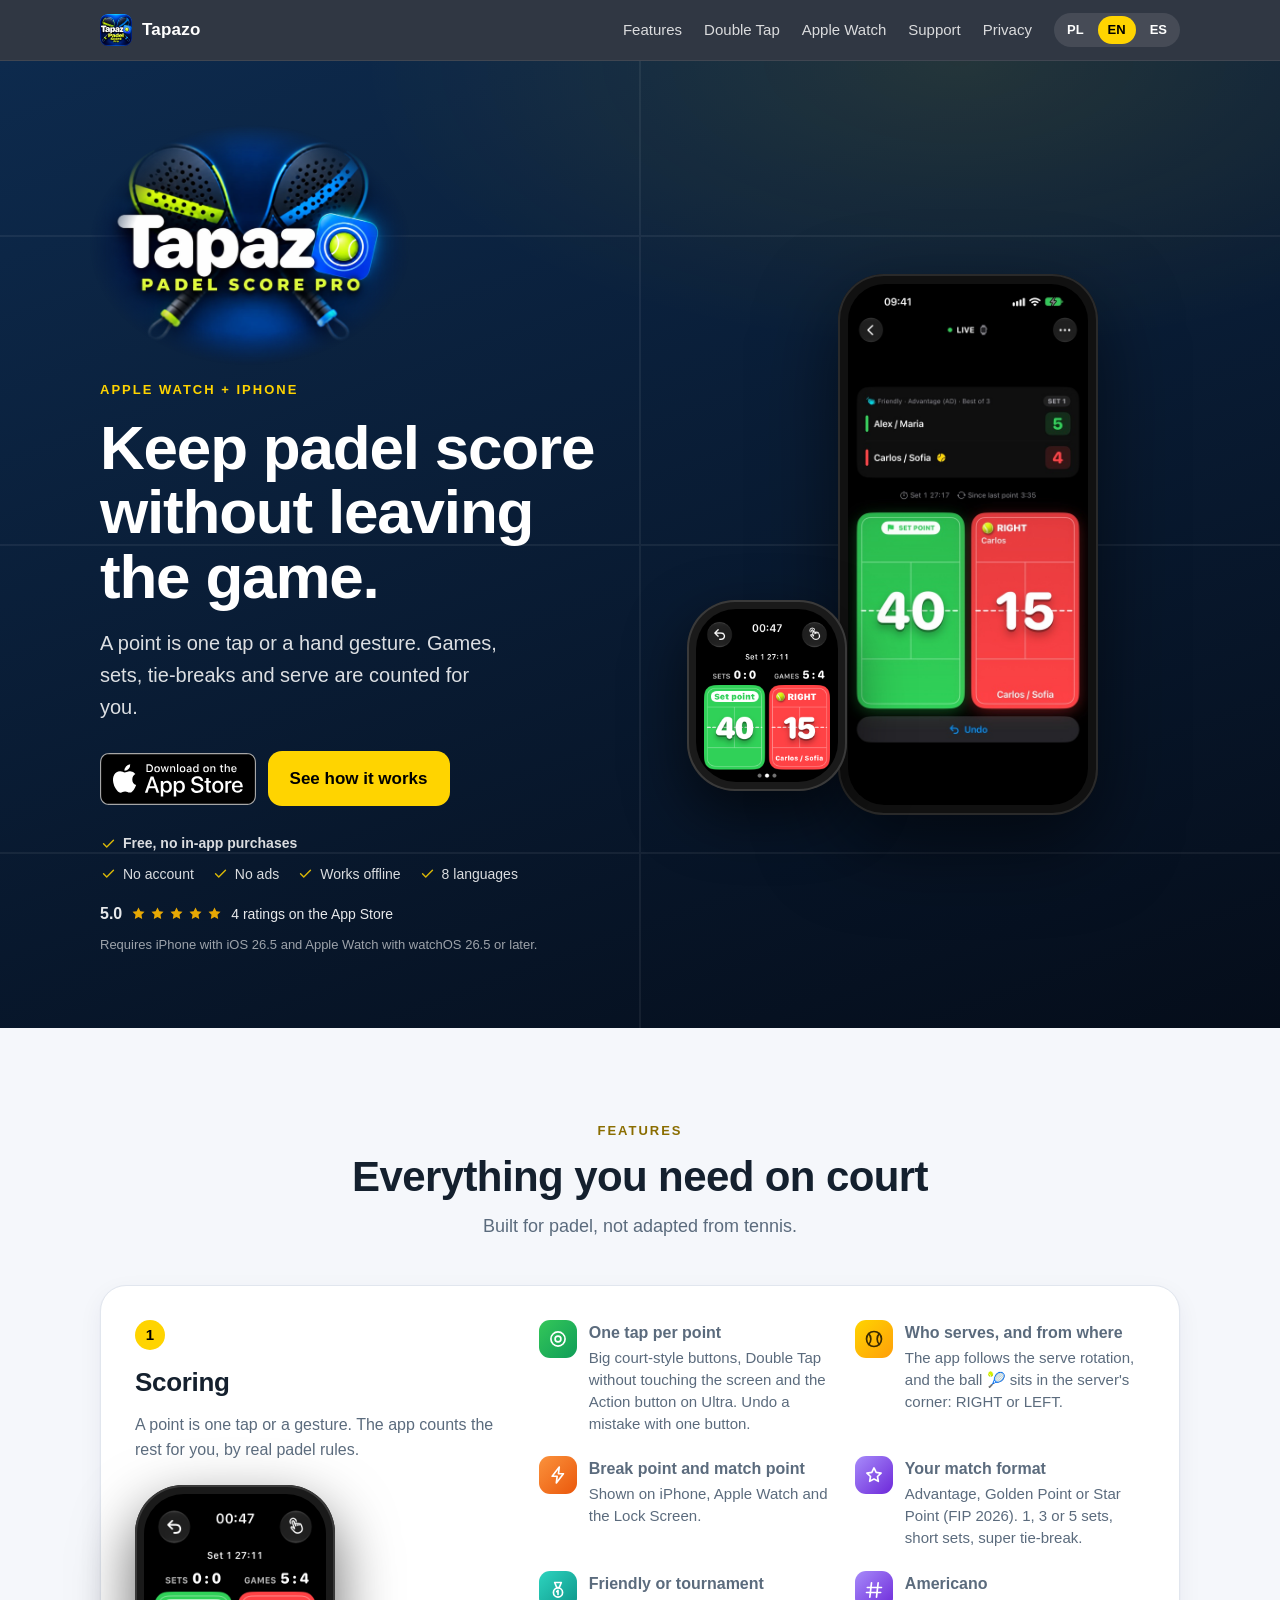
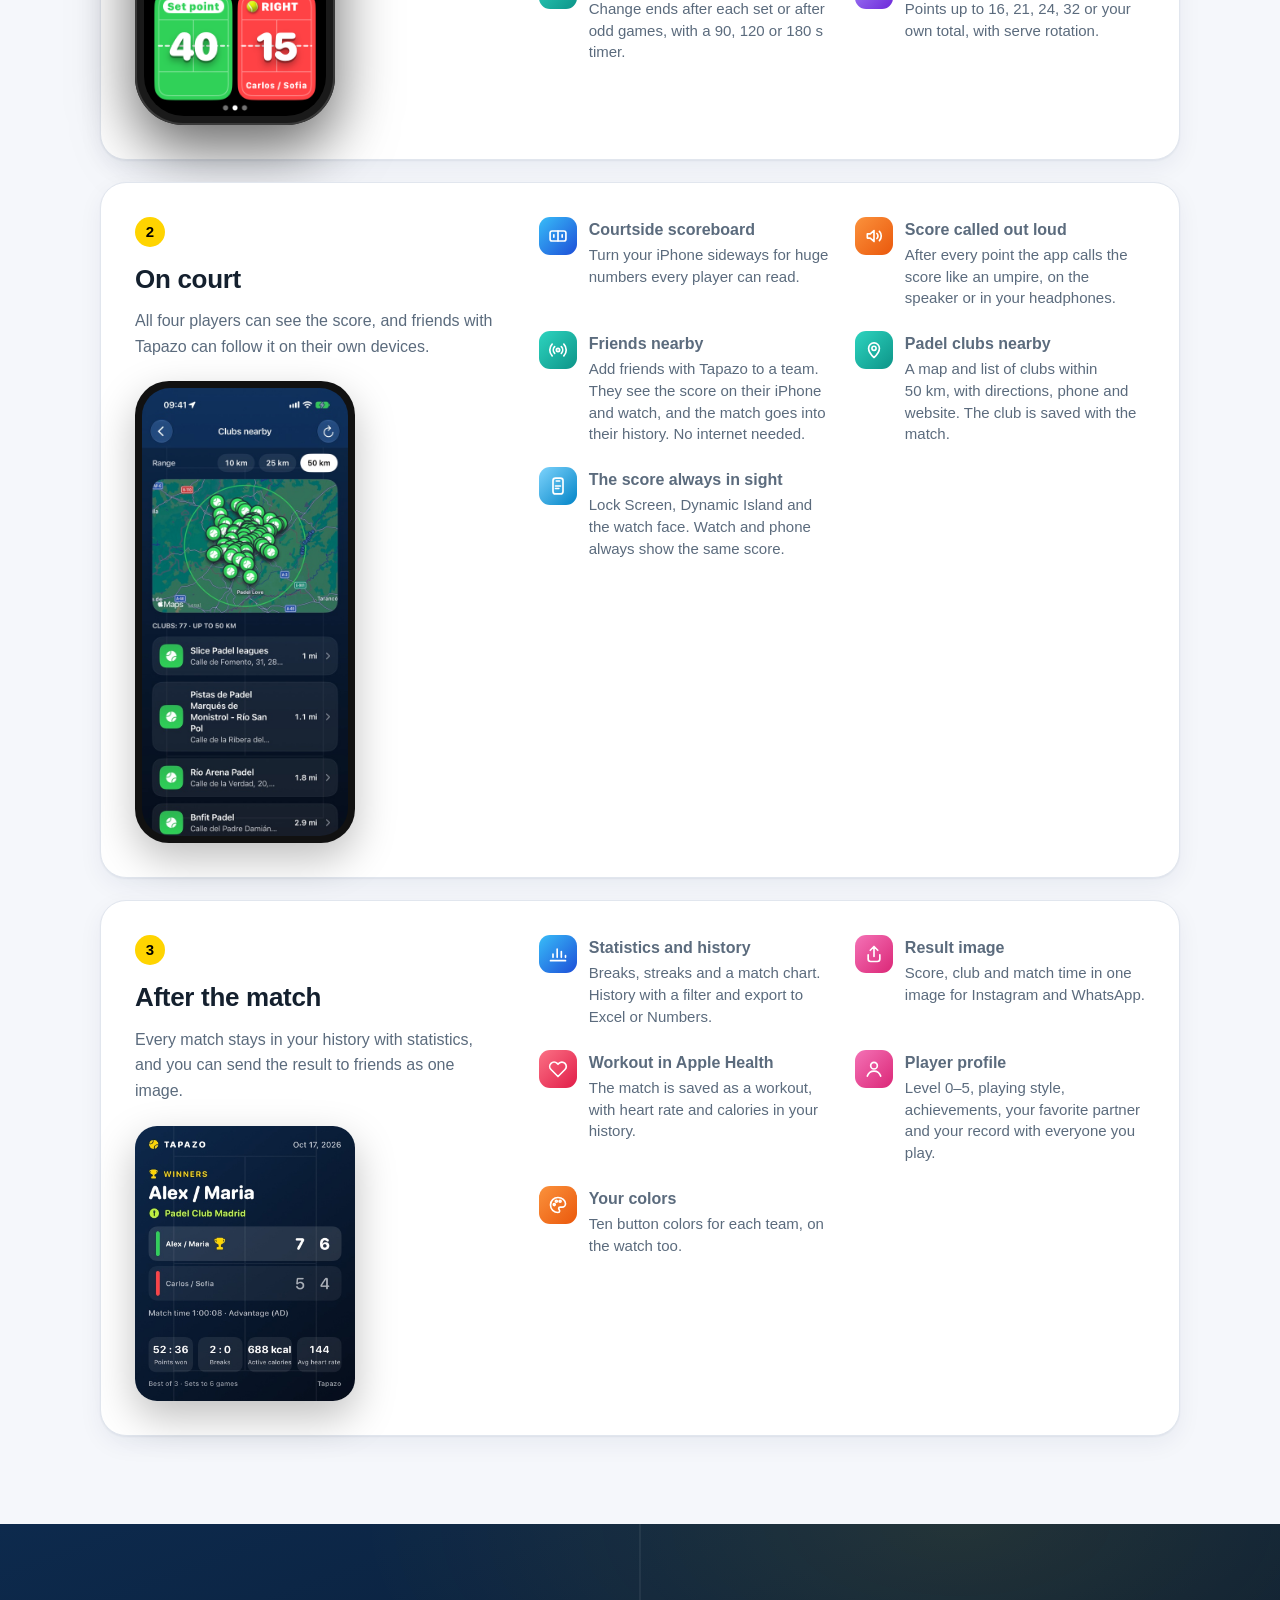
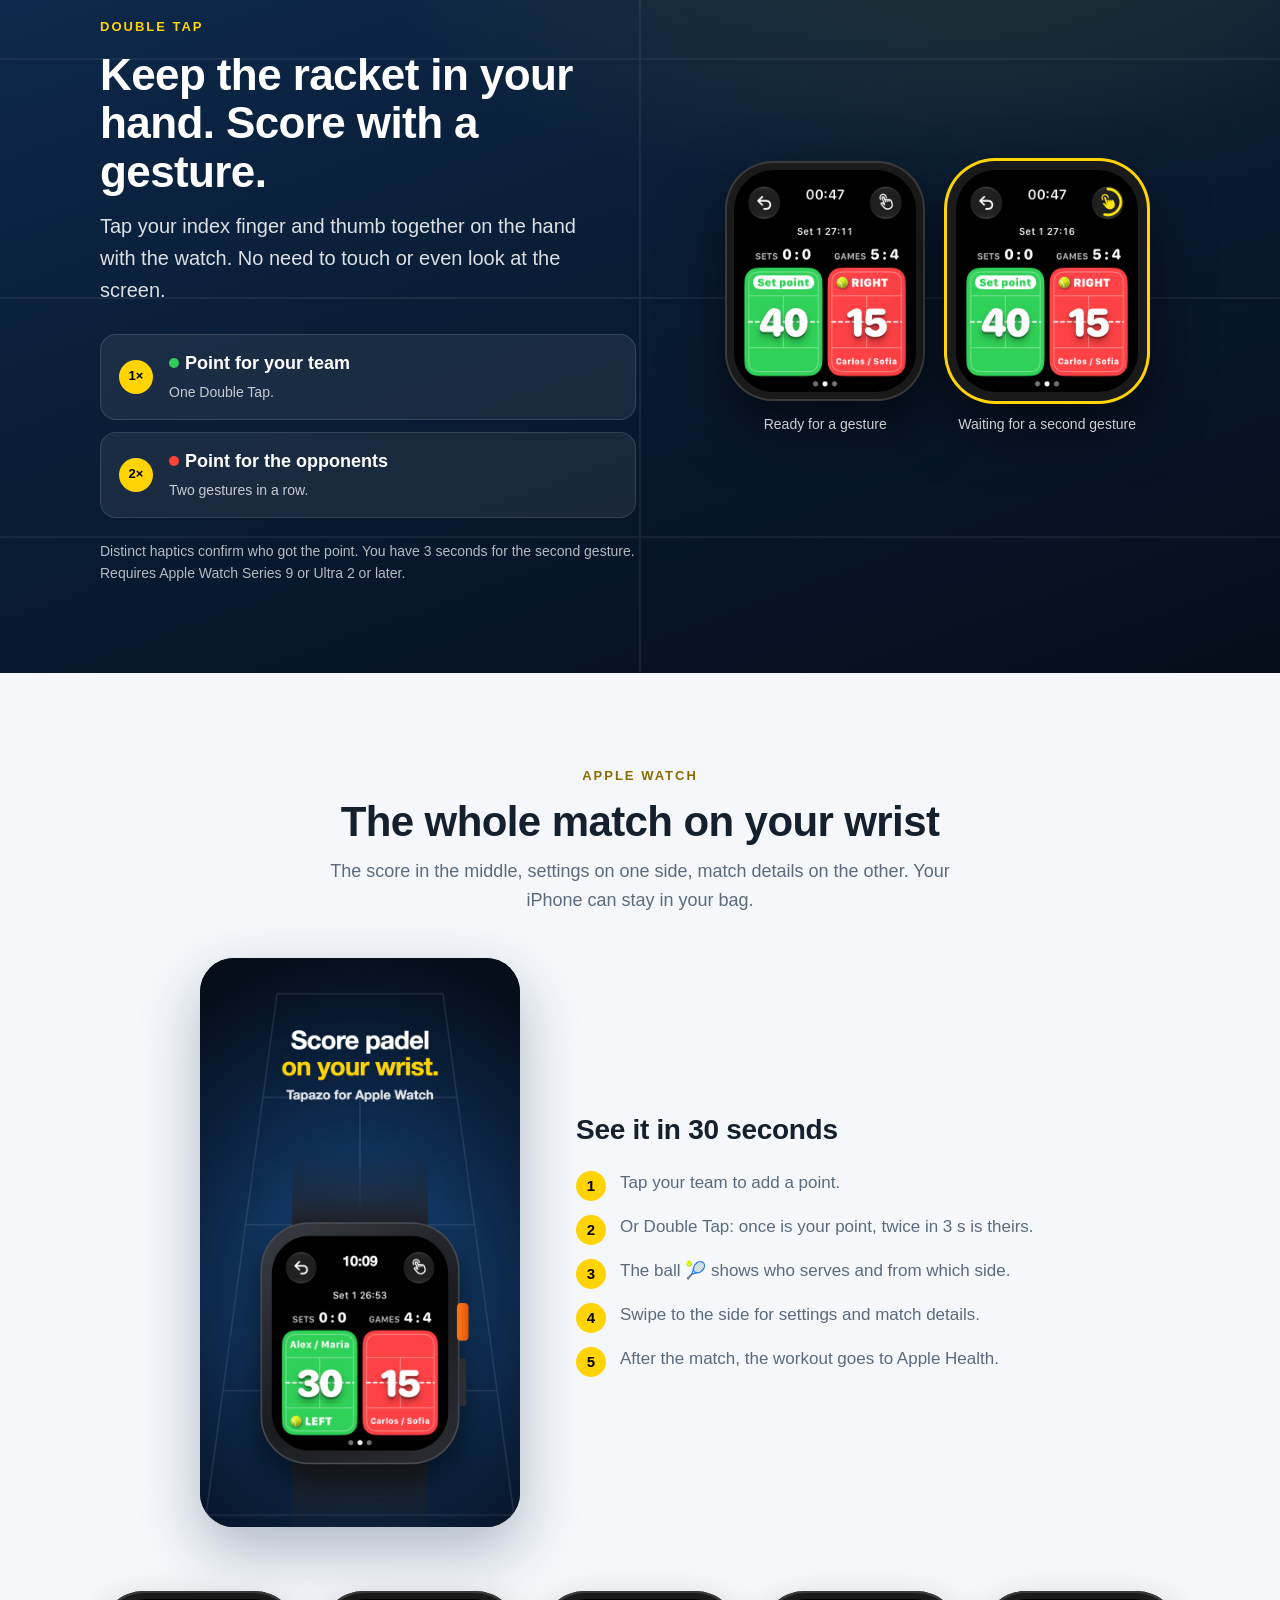
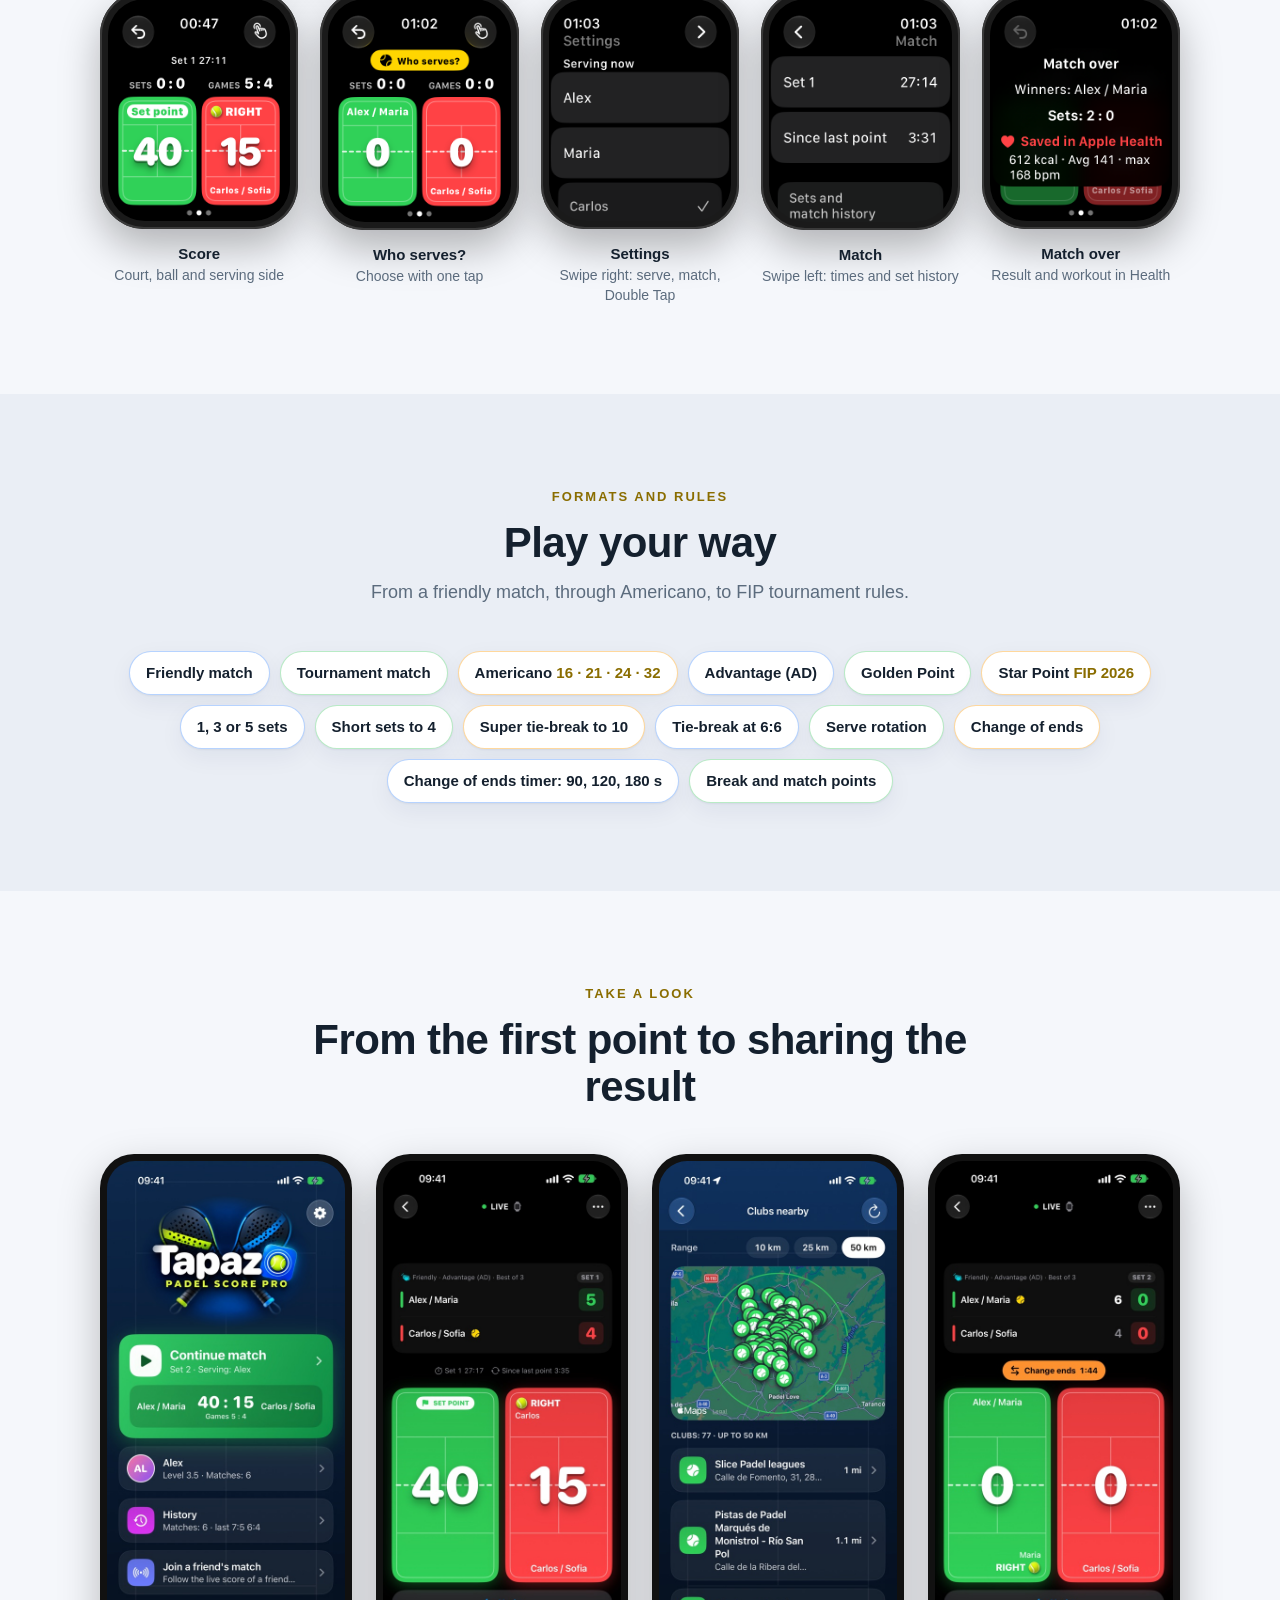
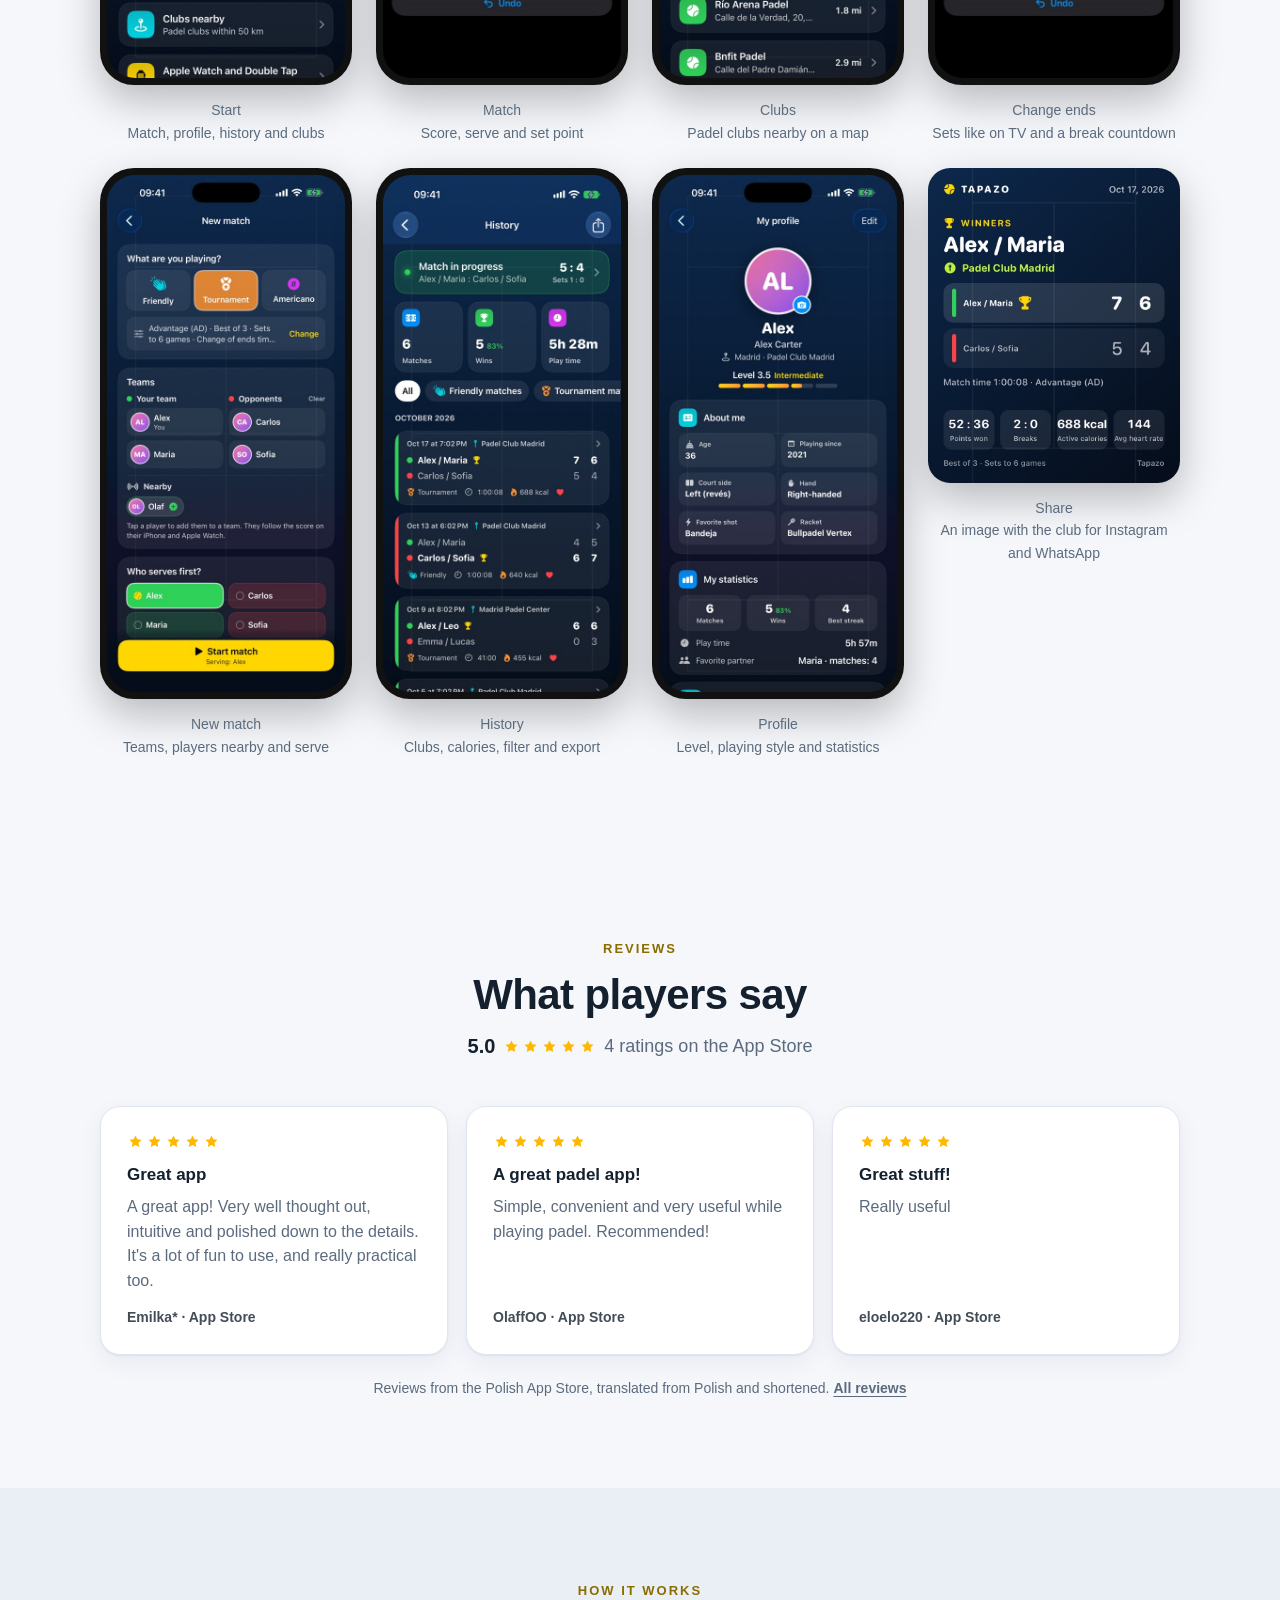
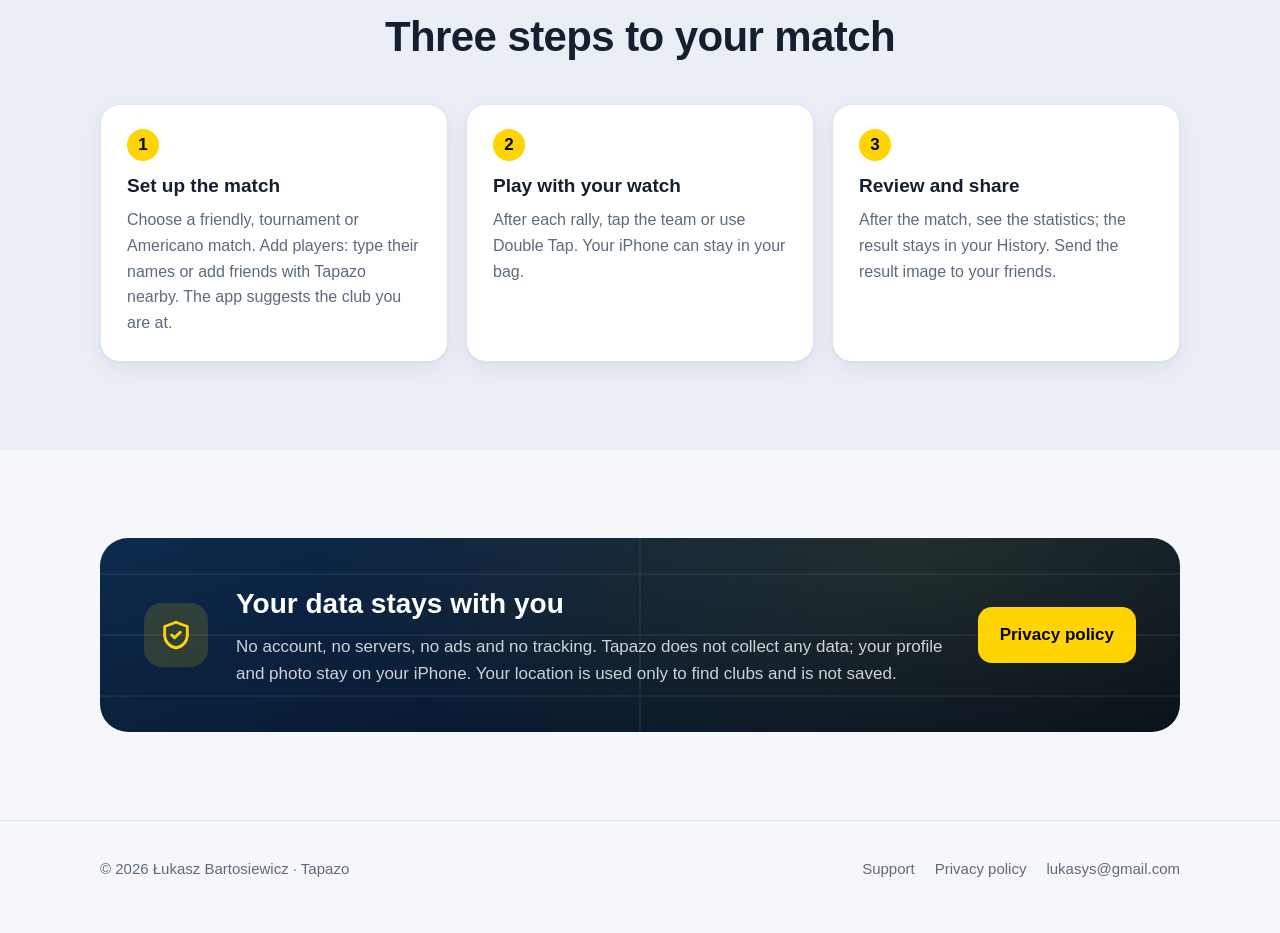
<file: index.html>
<!doctype html>
<html lang="pl">
<head>
<meta charset="utf-8">
<meta name="viewport" content="width=device-width, initial-scale=1">
<meta name="apple-itunes-app" content="app-id=6823571016">
<title>Tapazo – wynik padla na Apple Watch i iPhonie</title>
<meta name="title-pl" content="Tapazo – wynik padla na Apple Watch i iPhonie">
<meta name="title-en" content="Tapazo – padel scoring for Apple Watch and iPhone">
<meta name="title-es" content="Tapazo – marcador de pádel para Apple Watch y iPhone">
<meta name="description" content="Tapazo liczy wynik meczu padla na Apple Watch i iPhonie: punkty gestem Double Tap, mecz towarzyski, turniejowy lub Americano, break pointy i piłki meczowe, kluby padlowe w pobliżu, wynik ogłaszany na głos, profil gracza, wspólny mecz ze znajomymi, historia i statystyki. Bez kont i bez zbierania danych.">
<link rel="canonical" href="https://www.tapazopadelscore.pl/">
<meta property="og:title" content="Tapazo – wynik padla na Apple Watch">
<meta property="og:description" content="Licz punkty gestem Double Tap, bez dotykania zegarka. Gemy, sety, tie-breaki, serwis i zmiana stron liczą się same.">
<meta property="og:url" content="https://www.tapazopadelscore.pl/">
<meta property="og:type" content="website">
<meta property="og:image" content="https://www.tapazopadelscore.pl/assets/og-image.jpg">
<meta property="og:image:width" content="1200">
<meta property="og:image:height" content="630">
<meta property="og:image:type" content="image/jpeg">
<meta property="og:image:alt" content="Tapazo – Padel Score: wynik padla na Apple Watch i iPhonie">
<meta property="og:site_name" content="Tapazo">
<meta property="og:locale" content="pl_PL">
<meta property="og:locale:alternate" content="en_US">
<meta property="og:locale:alternate" content="es_ES">
<meta name="twitter:card" content="summary_large_image">
<meta name="twitter:image" content="https://www.tapazopadelscore.pl/assets/og-image.jpg">
<meta name="theme-color" content="#0d2a4d">
<link rel="icon" href="assets/favicon.png">
<link rel="apple-touch-icon" href="assets/apple-touch-icon.png">
<link rel="stylesheet" href="assets/site.css?v=20261121">
<script src="assets/site.js?v=20261121"></script>
<script type="application/ld+json">
{
  "@context": "https://schema.org",
  "@type": "SoftwareApplication",
  "name": "Tapazo",
  "alternateName": ["Tapazo Padel", "Tapazo: Padel Score", "PadelScore"],
  "operatingSystem": "iOS, watchOS",
  "applicationCategory": "SportsApplication",
  "description": "Padel scoring for Apple Watch and iPhone: Double Tap scoring, serve rotation, friendly, tournament and Americano matches, break and match points, a change of ends timer, padel clubs nearby, the score called out loud, a courtside scoreboard, Apple Health workouts, player profile, matches with friends nearby, history, statistics and a shareable result image.",
  "url": "https://www.tapazopadelscore.pl/",
  "downloadUrl": "https://apps.apple.com/app/id6823571016",
  "offers": { "@type": "Offer", "price": "0", "priceCurrency": "PLN" },
  "isAccessibleForFree": true,
  "aggregateRating": { "@type": "AggregateRating", "ratingValue": "5", "ratingCount": "4", "bestRating": "5" },
  "image": "https://www.tapazopadelscore.pl/assets/icon.png",
  "inLanguage": ["pl", "en", "de", "es", "fr", "it", "ru", "zh-Hans"],
  "author": { "@type": "Person", "name": "Łukasz Bartosiewicz" }
}
</script>
</head>
<body>
<a class="skip" href="#main"><span lang="pl">Przejdź do treści</span><span lang="en">Skip to content</span><span lang="es">Ir al contenido</span></a>

<!-- Icons used across the page -->
<svg width="0" height="0" style="position:absolute" aria-hidden="true">
  <symbol id="i-target" viewBox="0 0 24 24"><circle cx="12" cy="12" r="3.5"/><circle cx="12" cy="12" r="8.5"/></symbol>
  <symbol id="i-ball" viewBox="0 0 24 24"><circle cx="12" cy="12" r="9"/><path d="M5.6 5.6c3.5 3.5 3.5 9.3 0 12.8M18.4 5.6c-3.5 3.5-3.5 9.3 0 12.8"/></symbol>
  <symbol id="i-star" viewBox="0 0 24 24"><path d="M12 3.5l2.6 5.3 5.9.9-4.3 4.1 1 5.8L12 16.9l-5.2 2.7 1-5.8-4.3-4.1 5.9-.9z"/></symbol>
  <symbol id="i-chart" viewBox="0 0 24 24"><path d="M3 20h18M6 16v-4M11 16V6M16 16v-7M21 16v-2"/></symbol>
  <symbol id="i-phone" viewBox="0 0 24 24"><rect x="6" y="2.5" width="12" height="19" rx="3"/><path d="M10 6h4M9 12h6M9 15h4"/></symbol>
  <symbol id="i-heart" viewBox="0 0 24 24"><path d="M20.4 5.2a5.2 5.2 0 0 0-7.4 0L12 6.3l-1-1.1a5.2 5.2 0 0 0-7.4 7.4L12 21l8.4-8.4a5.2 5.2 0 0 0 0-7.4z"/></symbol>
  <symbol id="i-shield" viewBox="0 0 24 24"><path d="M12 3l8 3v6c0 4.6-3.4 8.4-8 9-4.6-.6-8-4.4-8-9V6z"/><path d="M9 12l2 2 4-4"/></symbol>
  <symbol id="i-check" viewBox="0 0 24 24"><path d="M5 12.5l4.5 4.5L19 7.5"/></symbol>
  <symbol id="i-share" viewBox="0 0 24 24"><path d="M12 3v12M7.5 7.5L12 3l4.5 4.5M5 13v5a3 3 0 0 0 3 3h8a3 3 0 0 0 3-3v-5"/></symbol>
  <symbol id="i-medal" viewBox="0 0 24 24"><path d="M8 3h8l-2.5 6h-3z"/><circle cx="12" cy="15" r="5.5"/><path d="M12 12.5v5M10.5 14l1.5-1.5"/></symbol>
  <symbol id="i-bolt" viewBox="0 0 24 24"><path d="M13.5 2.5L5 13.5h6l-1 8 8.5-11h-6z"/></symbol>
  <symbol id="i-user" viewBox="0 0 24 24"><circle cx="12" cy="8" r="4"/><path d="M4 20.5c1.3-4 4.4-6 8-6s6.7 2 8 6"/></symbol>
  <symbol id="i-wave" viewBox="0 0 24 24"><circle cx="12" cy="12" r="2"/><path d="M8 8a5.7 5.7 0 0 0 0 8M16 8a5.7 5.7 0 0 1 0 8M5 5a10 10 0 0 0 0 14M19 5a10 10 0 0 1 0 14"/></symbol>
  <symbol id="i-hash" viewBox="0 0 24 24"><path d="M9 3.5L7 20.5M17 3.5l-2 17M4 9h17M3 15h17"/></symbol>
  <symbol id="i-pin" viewBox="0 0 24 24"><path d="M12 21s-6.5-5.6-6.5-11a6.5 6.5 0 0 1 13 0c0 5.4-6.5 11-6.5 11z"/><circle cx="12" cy="10" r="2.5"/></symbol>
  <symbol id="i-sound" viewBox="0 0 24 24"><path d="M4 9.5h3.5L12 5.5v13l-4.5-4H4z"/><path d="M15.5 9a4.2 4.2 0 0 1 0 6M18.5 6.5a8 8 0 0 1 0 11"/></symbol>
  <symbol id="i-board" viewBox="0 0 24 24"><rect x="2.5" y="6" width="19" height="12" rx="2.5"/><path d="M12 6v12M7 10.5v3M17 10.5v3"/></symbol>
  <symbol id="i-palette" viewBox="0 0 24 24"><path d="M12 3a9 9 0 1 0 0 18c1.4 0 2-.9 2-1.9 0-1.4-1.2-1.7-1.2-3 0-1 .8-1.6 1.9-1.6H17a4 4 0 0 0 4-4C21 6.4 17 3 12 3z"/><circle cx="7.5" cy="11.5" r="1.2"/><circle cx="10" cy="7.5" r="1.2"/><circle cx="14.5" cy="7.5" r="1.2"/></symbol>
</svg>

<header class="top">
  <div class="wrap">
    <a class="logo" href="./"><img src="assets/icon.png" alt="" width="32" height="32">Tapazo</a>
    <nav aria-label="Menu">
      <a class="hide-sm" href="#funkcje"><span lang="pl">Funkcje</span><span lang="en">Features</span><span lang="es">Funciones</span></a>
      <a class="hide-sm" href="#double-tap">Double Tap</a>
      <a class="hide-sm" href="#zegarek">Apple Watch</a>
      <a class="hide-sm" href="support/"><span lang="pl">Pomoc</span><span lang="en">Support</span><span lang="es">Ayuda</span></a>
      <a class="hide-sm" href="privacy/"><span lang="pl">Prywatność</span><span lang="en">Privacy</span><span lang="es">Privacidad</span></a>
      <div class="langs" role="group" aria-label="Język / Language / Idioma">
        <button type="button" data-lang="pl" aria-pressed="true">PL</button>
        <button type="button" data-lang="en" aria-pressed="false">EN</button>
        <button type="button" data-lang="es" aria-pressed="false">ES</button>
      </div>
    </nav>
  </div>
</header>

<main id="main">
<div class="hero dark">
  <div class="wrap">
    <div>
      <img class="hero-logo" src="assets/logo-hero.png" width="720" height="539" alt="Tapazo – Padel Score">
      <span class="eyebrow">Apple Watch + iPhone</span>
      <h1>
        <span lang="pl">Licz wynik padla bez odrywania się od gry.</span>
        <span lang="en">Keep padel score without leaving the game.</span><span lang="es">Lleva el marcador de pádel sin dejar de jugar.</span>
      </h1>
      <p class="lead">
        <span lang="pl">Punkt to jedno stuknięcie albo gest dłonią. Gemy, sety, tie-breaki i&nbsp;serwis liczą się same.</span>
        <span lang="en">A point is one tap or a hand gesture. Games, sets, tie-breaks and serve are counted for you.</span><span lang="es">Un punto es un toque o un gesto con la mano. Juegos, sets, tie-breaks y saque se cuentan solos.</span>
      </p>
      <div class="cta">
        <a class="store" href="https://apps.apple.com/app/id6823571016">
          <img lang="pl" src="assets/badges/app-store-pl.svg" width="157" height="52" alt="Pobierz w App Store">
          <img lang="en" src="assets/badges/app-store-en.svg" width="157" height="52" alt="Download on the App Store">
          <img lang="es" src="assets/badges/app-store-es.svg" width="157" height="52" alt="Consíguelo en el App Store">
        </a>
        <a class="btn primary" href="#double-tap"><span lang="pl">Zobacz, jak to działa</span><span lang="en">See how it works</span><span lang="es">Mira cómo funciona</span></a>
      </div>
      <ul class="trust">
        <li class="free"><svg class="i"><use href="#i-check"/></svg><span lang="pl">Za darmo, bez zakupów w&nbsp;aplikacji</span><span lang="en">Free, no in-app purchases</span><span lang="es">Gratis, sin compras dentro de la app</span></li>
        <li><svg class="i"><use href="#i-check"/></svg><span lang="pl">Bez konta</span><span lang="en">No account</span><span lang="es">Sin cuenta</span></li>
        <li><svg class="i"><use href="#i-check"/></svg><span lang="pl">Bez reklam</span><span lang="en">No ads</span><span lang="es">Sin anuncios</span></li>
        <li><svg class="i"><use href="#i-check"/></svg><span lang="pl">Działa bez internetu</span><span lang="en">Works offline</span><span lang="es">Funciona sin internet</span></li>
        <li><svg class="i"><use href="#i-check"/></svg><span lang="pl">8 języków</span><span lang="en">8 languages</span><span lang="es">8 idiomas</span></li>
      </ul>
      <a class="hero-rating" href="#opinie"><strong><span lang="pl">5,0</span><span lang="en">5.0</span><span lang="es">5,0</span></strong> <span class="stars" role="img" aria-label="5/5"><svg class="i" aria-hidden="true"><use href="#i-star"/></svg><svg class="i" aria-hidden="true"><use href="#i-star"/></svg><svg class="i" aria-hidden="true"><use href="#i-star"/></svg><svg class="i" aria-hidden="true"><use href="#i-star"/></svg><svg class="i" aria-hidden="true"><use href="#i-star"/></svg></span> <span lang="pl">4&nbsp;oceny w&nbsp;App Store</span><span lang="en">4 ratings on the App Store</span><span lang="es">4 valoraciones en el App Store</span></a>
      <p class="req">
        <span lang="pl">Wymaga iPhone'a z&nbsp;iOS 26.5 i&nbsp;Apple&nbsp;Watch z&nbsp;watchOS 26.5 lub nowszym.</span>
        <span lang="en">Requires iPhone with iOS 26.5 and Apple&nbsp;Watch with watchOS 26.5 or later.</span><span lang="es">Requiere un iPhone con iOS 26.5 y un Apple&nbsp;Watch con watchOS 26.5 o posterior.</span>
      </p>
    </div>
    <div class="devices">
      <div class="phone"><img src="assets/iphone-score.jpg" width="506" height="1100" alt="Ekran meczu w Tapazo na iPhonie: Alex / Maria 40, Carlos / Sofia 15, gemy 5:4, piłka setowa" data-en="assets/en/iphone-score.jpg" data-alt-en="Tapazo match screen on iPhone: Alex / Maria 40, Carlos / Sofia 15, games 5:4, set point" data-es="assets/es/iphone-score.jpg" data-alt-es="Pantalla del partido en el iPhone: Alex / Maria 40, Carlos / Sofia 15, juegos 5:4, bola de set"></div>
      <div class="watch"><img src="assets/watch-score.png" width="422" height="514" alt="Tapazo na Apple Watch: wynik i przycisk Double Tap" data-en="assets/en/watch-score.png" data-alt-en="Tapazo on Apple Watch: score and the Double Tap button" data-es="assets/es/watch-score.png" data-alt-es="Tapazo en el Apple Watch: marcador y botón de doble toque"></div>
    </div>
  </div>
</div>

<section id="funkcje">
  <div class="wrap">
    <div class="section-head reveal">
      <span class="eyebrow"><span lang="pl">Funkcje</span><span lang="en">Features</span><span lang="es">Funciones</span></span>
      <h2><span lang="pl">Wszystko, czego potrzebujesz na korcie</span><span lang="en">Everything you need on court</span><span lang="es">Todo lo que necesitas en la pista</span></h2>
      <p><span lang="pl">Stworzone dla padla, nie przerobione z&nbsp;tenisa.</span><span lang="en">Built for padel, not adapted from tennis.</span><span lang="es">Hecha para el pádel, no adaptada del tenis.</span></p>
    </div>
    <div class="pillars">
      <article class="pillar reveal">
        <div class="pillar-head">
          <span class="pillar-num">1</span>
          <h3><span lang="pl">Liczenie wyniku</span><span lang="en">Scoring</span><span lang="es">El marcador</span></h3>
          <p><span lang="pl">Punkt to jedno stuknięcie albo gest. Resztę aplikacja liczy sama, według prawdziwych zasad padla.</span><span lang="en">A point is one tap or a gesture. The app counts the rest for you, by real padel rules.</span><span lang="es">Un punto es un toque o un gesto. La app cuenta el resto por ti, con las reglas reales del pádel.</span></p>
          <div class="pillar-media shot"><div class="watch"><img src="assets/watch-score.png" loading="lazy" width="422" height="514" alt="Wynik na Apple Watch: kort, piłka setowa i piłka serwisu" data-en="assets/en/watch-score.png" data-alt-en="Score on Apple Watch: court, set point and the serving ball" data-es="assets/es/watch-score.png" data-alt-es="Marcador en el Apple Watch: pista, bola de set y pelota de saque"></div></div>
        </div>
        <ul class="feats">
          <li>
            <span class="icon c-green"><svg class="i"><use href="#i-target"/></svg></span>
            <span><strong><span lang="pl">Jedno stuknięcie na punkt</span><span lang="en">One tap per point</span><span lang="es">Un toque por punto</span></strong><span lang="pl">Duże przyciski w&nbsp;kształcie kortu, Double Tap bez dotykania ekranu i&nbsp;przycisk Czynności na Ultra. Pomyłkę cofasz jednym przyciskiem.</span><span lang="en">Big court-style buttons, Double Tap without touching the screen and the Action button on Ultra. Undo a mistake with one button.</span><span lang="es">Botones grandes con forma de pista, doble toque sin tocar la pantalla y botón de acción en el Ultra. Deshaz un error con un botón.</span></span>
          </li>
          <li>
            <span class="icon c-yellow"><svg class="i"><use href="#i-ball"/></svg></span>
            <span><strong><span lang="pl">Kto serwuje i&nbsp;skąd</span><span lang="en">Who serves, and from where</span><span lang="es">Quién saca y desde dónde</span></strong><span lang="pl">Aplikacja pilnuje rotacji serwisu, a&nbsp;piłka 🎾 stoi w&nbsp;rogu serwującego: PRAWA albo LEWA.</span><span lang="en">The app follows the serve rotation, and the ball 🎾 sits in the server's corner: RIGHT or LEFT.</span><span lang="es">La app sigue la rotación del saque y la pelota 🎾 está en la esquina de quien saca: DERECHA o IZQUIERDA.</span></span>
          </li>
          <li>
            <span class="icon c-orange"><svg class="i"><use href="#i-bolt"/></svg></span>
            <span><strong><span lang="pl">Break point i&nbsp;piłka meczowa</span><span lang="en">Break point and match point</span><span lang="es">Bola de break y de partido</span></strong><span lang="pl">Podpowiedzi na iPhonie, zegarku i&nbsp;ekranie blokady.</span><span lang="en">Shown on iPhone, Apple&nbsp;Watch and the Lock Screen.</span><span lang="es">En el iPhone, el Apple&nbsp;Watch y la pantalla de bloqueo.</span></span>
          </li>
          <li>
            <span class="icon c-violet"><svg class="i"><use href="#i-star"/></svg></span>
            <span><strong><span lang="pl">Twój format meczu</span><span lang="en">Your match format</span><span lang="es">Tu formato de partido</span></strong><span lang="pl">Przewagi, Golden Point lub Star Point (FIP&nbsp;2026). 1, 3 lub 5 setów, krótkie sety, super tie-break.</span><span lang="en">Advantage, Golden Point or Star Point (FIP&nbsp;2026). 1, 3 or 5 sets, short sets, super tie-break.</span><span lang="es">Ventaja, Punto de oro o Star Point (FIP&nbsp;2026). 1, 3 o 5 sets, sets cortos, súper tie-break.</span></span>
          </li>
          <li>
            <span class="icon c-teal"><svg class="i"><use href="#i-medal"/></svg></span>
            <span><strong><span lang="pl">Towarzyski lub turniejowy</span><span lang="en">Friendly or tournament</span><span lang="es">Amistoso o de torneo</span></strong><span lang="pl">Zmiana stron po secie albo po nieparzystych gemach, z&nbsp;odliczaniem 90, 120 lub 180&nbsp;s.</span><span lang="en">Change ends after each set or after odd games, with a 90, 120 or 180&nbsp;s timer.</span><span lang="es">Cambio de lado tras cada set o tras los juegos impares, con temporizador de 90, 120 o 180&nbsp;s.</span></span>
          </li>
          <li>
            <span class="icon c-violet"><svg class="i"><use href="#i-hash"/></svg></span>
            <span><strong><span lang="pl">Americano</span><span lang="en">Americano</span><span lang="es">Americano</span></strong><span lang="pl">Punkty do 16, 21, 24, 32 albo własnej sumy, z&nbsp;rotacją serwisu.</span><span lang="en">Points up to 16, 21, 24, 32 or your own total, with serve rotation.</span><span lang="es">Puntos hasta 16, 21, 24, 32 o tu propio total, con rotación del saque.</span></span>
          </li>
        </ul>
      </article>
      <article class="pillar reveal">
        <div class="pillar-head">
          <span class="pillar-num">2</span>
          <h3><span lang="pl">Na korcie</span><span lang="en">On court</span><span lang="es">En la pista</span></h3>
          <p><span lang="pl">Wynik widzi cała czwórka, a&nbsp;znajomi z&nbsp;Tapazo mogą go śledzić na swoich urządzeniach.</span><span lang="en">All four players can see the score, and friends with Tapazo can follow it on their own devices.</span><span lang="es">Los cuatro jugadores ven el marcador, y los amigos con Tapazo pueden seguirlo en sus dispositivos.</span></p>
          <div class="pillar-media shot"><div class="frame"><img src="assets/iphone-clubs.jpg" loading="lazy" width="506" height="1100" alt="Kluby padlowe w pobliżu na mapie i liście" data-en="assets/en/iphone-clubs.jpg" data-alt-en="Padel clubs nearby on a map and a list" data-es="assets/es/iphone-clubs.jpg" data-alt-es="Clubes de pádel cercanos en un mapa y una lista"></div></div>
        </div>
        <ul class="feats">
          <li>
            <span class="icon c-blue"><svg class="i"><use href="#i-board"/></svg></span>
            <span><strong><span lang="pl">Tablica przy korcie</span><span lang="en">Courtside scoreboard</span><span lang="es">Marcador a pie de pista</span></strong><span lang="pl">Obróć iPhone'a poziomo, a&nbsp;wyświetli wielkie cyfry czytelne dla wszystkich graczy.</span><span lang="en">Turn your iPhone sideways for huge numbers every player can read.</span><span lang="es">Gira el iPhone en horizontal y verás números enormes que todos pueden leer.</span></span>
          </li>
          <li>
            <span class="icon c-orange"><svg class="i"><use href="#i-sound"/></svg></span>
            <span><strong><span lang="pl">Wynik na głos</span><span lang="en">Score called out loud</span><span lang="es">Marcador en voz alta</span></strong><span lang="pl">Po każdym punkcie aplikacja ogłasza wynik jak sędzia, przez głośnik albo w&nbsp;słuchawkach.</span><span lang="en">After every point the app calls the score like an umpire, on the speaker or in your headphones.</span><span lang="es">Tras cada punto, la app canta el marcador como un árbitro, por el altavoz o en los auriculares.</span></span>
          </li>
          <li>
            <span class="icon c-teal"><svg class="i"><use href="#i-wave"/></svg></span>
            <span><strong><span lang="pl">Znajomi w&nbsp;pobliżu</span><span lang="en">Friends nearby</span><span lang="es">Amigos cercanos</span></strong><span lang="pl">Dodaj znajomych z&nbsp;Tapazo do drużyny. Zobaczą wynik na swoim iPhonie i&nbsp;zegarku, a&nbsp;mecz trafi do ich historii. Bez internetu.</span><span lang="en">Add friends with Tapazo to a team. They see the score on their iPhone and watch, and the match goes into their history. No internet needed.</span><span lang="es">Añade a tus amigos con Tapazo a un equipo. Verán el marcador en su iPhone y su reloj, y el partido irá a su historial. Sin internet.</span></span>
          </li>
          <li>
            <span class="icon c-teal"><svg class="i"><use href="#i-pin"/></svg></span>
            <span><strong><span lang="pl">Kluby padlowe w&nbsp;pobliżu</span><span lang="en">Padel clubs nearby</span><span lang="es">Clubes de pádel cercanos</span></strong><span lang="pl">Mapa i&nbsp;lista klubów do 50&nbsp;km z&nbsp;dojazdem, telefonem i&nbsp;stroną. Klub zapisuje się z&nbsp;meczem.</span><span lang="en">A map and list of clubs within 50&nbsp;km, with directions, phone and website. The club is saved with the match.</span><span lang="es">Mapa y lista de clubes a 50&nbsp;km, con cómo llegar, teléfono y web. El club se guarda con el partido.</span></span>
          </li>
          <li>
            <span class="icon c-sky"><svg class="i"><use href="#i-phone"/></svg></span>
            <span><strong><span lang="pl">Wynik zawsze na widoku</span><span lang="en">The score always in sight</span><span lang="es">El marcador siempre a la vista</span></strong><span lang="pl">Ekran blokady, Dynamic Island i&nbsp;tarcza zegarka. Zegarek i&nbsp;telefon pokazują zawsze to samo.</span><span lang="en">Lock Screen, Dynamic Island and the watch face. Watch and phone always show the same score.</span><span lang="es">Pantalla de bloqueo, Dynamic Island y esfera del reloj. El reloj y el teléfono muestran siempre lo mismo.</span></span>
          </li>
        </ul>
      </article>
      <article class="pillar reveal">
        <div class="pillar-head">
          <span class="pillar-num">3</span>
          <h3><span lang="pl">Po meczu</span><span lang="en">After the match</span><span lang="es">Después del partido</span></h3>
          <p><span lang="pl">Każdy mecz zostaje w&nbsp;historii ze statystykami, a&nbsp;wynik wyślesz znajomym jedną grafiką.</span><span lang="en">Every match stays in your history with statistics, and you can send the result to friends as one image.</span><span lang="es">Cada partido queda en tu historial con estadísticas, y puedes enviar el resultado a tus amigos en una imagen.</span></p>
          <div class="pillar-media shot"><div class="frame card-img"><img src="assets/share-card.jpg" loading="lazy" width="720" height="900" alt="Grafika z wynikiem meczu do udostępnienia" data-en="assets/en/share-card.jpg" data-alt-en="Shareable match result image" data-es="assets/es/share-card.jpg" data-alt-es="Imagen del resultado para compartir"></div></div>
        </div>
        <ul class="feats">
          <li>
            <span class="icon c-blue"><svg class="i"><use href="#i-chart"/></svg></span>
            <span><strong><span lang="pl">Statystyki i&nbsp;historia</span><span lang="en">Statistics and history</span><span lang="es">Estadísticas e historial</span></strong><span lang="pl">Breaki, serie i&nbsp;wykres meczu. Historia z&nbsp;filtrem i&nbsp;eksportem do Excela lub Numbers.</span><span lang="en">Breaks, streaks and a match chart. History with a filter and export to Excel or Numbers.</span><span lang="es">Breaks, rachas y gráfico del partido. Historial con filtro y exportación a Excel o Numbers.</span></span>
          </li>
          <li>
            <span class="icon c-pink"><svg class="i"><use href="#i-share"/></svg></span>
            <span><strong><span lang="pl">Grafika z&nbsp;wynikiem</span><span lang="en">Result image</span><span lang="es">Imagen del resultado</span></strong><span lang="pl">Wynik, klub i&nbsp;czas meczu w&nbsp;jednej grafice na Instagram i&nbsp;WhatsApp.</span><span lang="en">Score, club and match time in one image for Instagram and WhatsApp.</span><span lang="es">Marcador, club y duración en una imagen para Instagram y WhatsApp.</span></span>
          </li>
          <li>
            <span class="icon c-red"><svg class="i"><use href="#i-heart"/></svg></span>
            <span><strong><span lang="pl">Trening w&nbsp;aplikacji Zdrowie</span><span lang="en">Workout in Apple Health</span><span lang="es">Entrenamiento en Salud</span></strong><span lang="pl">Mecz zapisuje się jako trening, z&nbsp;tętnem i&nbsp;kaloriami w&nbsp;historii.</span><span lang="en">The match is saved as a workout, with heart rate and calories in your history.</span><span lang="es">El partido se guarda como entrenamiento, con frecuencia cardiaca y calorías en tu historial.</span></span>
          </li>
          <li>
            <span class="icon c-pink"><svg class="i"><use href="#i-user"/></svg></span>
            <span><strong><span lang="pl">Profil gracza</span><span lang="en">Player profile</span><span lang="es">Perfil de jugador</span></strong><span lang="pl">Poziom 0–5, styl gry, odznaki, ulubiony partner i&nbsp;bilans z&nbsp;każdym, z&nbsp;kim grasz.</span><span lang="en">Level 0–5, playing style, achievements, your favorite partner and your record with everyone you play.</span><span lang="es">Nivel 0–5, estilo de juego, logros, tu compañero favorito y tu balance con cada jugador.</span></span>
          </li>
          <li>
            <span class="icon c-orange"><svg class="i"><use href="#i-palette"/></svg></span>
            <span><strong><span lang="pl">Twoje kolory</span><span lang="en">Your colors</span><span lang="es">Tus colores</span></strong><span lang="pl">Dziesięć kolorów przycisków dla każdej drużyny, także na zegarku.</span><span lang="en">Ten button colors for each team, on the watch too.</span><span lang="es">Diez colores de botón para cada equipo, también en el reloj.</span></span>
          </li>
        </ul>
      </article>
    </div>
  </div>
</section>

<section id="double-tap" class="gesture dark">
  <div class="wrap">
    <div>
      <span class="eyebrow">Double Tap</span>
      <h2>
        <span lang="pl">Graj z&nbsp;rakietą w&nbsp;dłoni. Licz punkty gestem.</span>
        <span lang="en">Keep the racket in your hand. Score with a gesture.</span><span lang="es">No sueltes la pala. Marca con un gesto.</span>
      </h2>
      <p class="lead">
        <span lang="pl">Stuknij palcem wskazującym o&nbsp;kciuk dłoni z&nbsp;zegarkiem. Nie musisz dotykać ekranu ani na niego patrzeć.</span>
        <span lang="en">Tap your index finger and thumb together on the hand with the watch. No need to touch or even look at the screen.</span><span lang="es">Junta dos veces el índice y el pulgar de la mano del reloj. No hace falta tocar ni mirar la pantalla.</span>
      </p>
      <ul class="taps">
        <li>
          <span class="count" aria-hidden="true"><span>1×</span></span>
          <span><strong><span class="dot green"></span><span lang="pl">Punkt dla Twojej drużyny</span><span lang="en">Point for your team</span><span lang="es">Punto para tu equipo</span></strong>
            <small><span lang="pl">Jeden gest Double Tap.</span><span lang="en">One Double Tap.</span><span lang="es">Un doble toque.</span></small></span>
        </li>
        <li>
          <span class="count" aria-hidden="true"><span>2×</span></span>
          <span><strong><span class="dot red"></span><span lang="pl">Punkt dla rywali</span><span lang="en">Point for the opponents</span><span lang="es">Punto para los rivales</span></strong>
            <small><span lang="pl">Dwa gesty pod rząd.</span><span lang="en">Two gestures in a row.</span><span lang="es">Dos gestos seguidos.</span></small></span>
        </li>
      </ul>
      <p class="note">
        <span lang="pl">Różne wibracje potwierdzają, komu przybył punkt. Na drugi gest masz 3&nbsp;sekundy. Wymaga Apple&nbsp;Watch Series&nbsp;9 lub Ultra&nbsp;2 albo nowszego.</span>
        <span lang="en">Distinct haptics confirm who got the point. You have 3&nbsp;seconds for the second gesture. Requires Apple&nbsp;Watch Series&nbsp;9 or Ultra&nbsp;2 or later.</span><span lang="es">Vibraciones distintas confirman quién ganó el punto. Tienes 3&nbsp;segundos para el segundo gesto. Requiere Apple&nbsp;Watch Series&nbsp;9 o Ultra&nbsp;2 o posterior.</span>
      </p>
    </div>
    <div class="watches reveal">
      <figure>
        <div class="watch"><img src="assets/watch-score.png" loading="lazy" width="422" height="514" alt="Ekran wyniku z przyciskiem Double Tap" data-en="assets/en/watch-score.png" data-alt-en="Score screen with the Double Tap button" data-es="assets/es/watch-score.png" data-alt-es="Pantalla del marcador con el botón de doble toque"></div>
        <figcaption><span lang="pl">Gotowy na gest</span><span lang="en">Ready for a gesture</span><span lang="es">Listo para el gesto</span></figcaption>
      </figure>
      <figure>
        <div class="watch"><img src="assets/watch-doubletap.png" loading="lazy" width="422" height="514" alt="Żółta ikona dłoni z&nbsp;pierścieniem: zegarek czeka na drugi gest" data-en="assets/en/watch-doubletap.png" data-alt-en="Yellow hand icon with a ring: the watch is waiting for a second gesture" data-es="assets/es/watch-doubletap.png" data-alt-es="Icono amarillo de la mano con un anillo: el reloj espera un segundo gesto"></div>
        <figcaption><span lang="pl">Czeka na drugi gest</span><span lang="en">Waiting for a second gesture</span><span lang="es">Esperando un segundo gesto</span></figcaption>
      </figure>
    </div>
  </div>
</section>

<section id="zegarek" class="watch-tour">
  <div class="wrap">
    <div class="section-head reveal">
      <span class="eyebrow">Apple Watch</span>
      <h2><span lang="pl">Cały mecz na nadgarstku</span><span lang="en">The whole match on your wrist</span><span lang="es">Todo el partido en tu muñeca</span></h2>
      <p><span lang="pl">Wynik na środku, a&nbsp;ustawienia i&nbsp;szczegóły meczu jedno przesunięcie obok. iPhone może zostać w&nbsp;torbie.</span><span lang="en">The score in the middle, settings on one side, match details on the other. Your iPhone can stay in your bag.</span><span lang="es">El marcador en el centro, los ajustes a un lado y los detalles del partido al otro. El iPhone puede quedarse en la bolsa.</span></p>
    </div>
    <div class="demo reveal">
      <div class="demo-video">
        <video muted loop playsinline preload="none" width="720" height="1280"
          poster="assets/video/watch-demo-pl.jpg" data-src-pl="assets/video/watch-demo-pl.mp4" data-src-en="assets/video/watch-demo-en.mp4" data-src-es="assets/video/watch-demo-es.mp4"
          data-poster-pl="assets/video/watch-demo-pl.jpg" data-poster-en="assets/video/watch-demo-en.jpg" data-poster-es="assets/video/watch-demo-es.jpg"
          aria-label="Animacja: jak liczyć wynik na Apple Watch" data-label-en="Animation: how to keep score on Apple Watch" data-label-es="Animación: cómo llevar el marcador en el Apple Watch"></video>
      </div>
      <div class="demo-text">
        <h3><span lang="pl">Zobacz w&nbsp;30 sekund</span><span lang="en">See it in 30 seconds</span><span lang="es">Míralo en 30 segundos</span></h3>
        <ol>
          <li><span lang="pl">Stuknij drużynę, a&nbsp;punkt się doliczy.</span><span lang="en">Tap your team to add a point.</span><span lang="es">Toca tu equipo para sumar un punto.</span></li>
          <li><span lang="pl">Albo zrób Double Tap: raz to Twój punkt, dwa razy w&nbsp;3&nbsp;s to punkt rywali.</span><span lang="en">Or Double Tap: once is your point, twice in 3&nbsp;s is theirs.</span><span lang="es">O haz doble toque: una vez es tu punto, dos veces en 3&nbsp;s, el del rival.</span></li>
          <li><span lang="pl">Piłka 🎾 pokazuje, kto serwuje i&nbsp;z&nbsp;której strony.</span><span lang="en">The ball 🎾 shows who serves and from which side.</span><span lang="es">La pelota 🎾 muestra quién saca y desde qué lado.</span></li>
          <li><span lang="pl">Przesuń w&nbsp;bok do ustawień i&nbsp;szczegółów meczu.</span><span lang="en">Swipe to the side for settings and match details.</span><span lang="es">Desliza a un lado para los ajustes y los detalles.</span></li>
          <li><span lang="pl">Po meczu trening trafia do aplikacji Zdrowie.</span><span lang="en">After the match, the workout goes to Apple Health.</span><span lang="es">Al terminar, el entrenamiento se guarda en Salud.</span></li>
        </ol>
      </div>
    </div>
    <div class="watch-gallery">
      <figure class="reveal">
        <div class="watch"><img src="assets/watch-score.png" loading="lazy" width="422" height="514" alt="Ekran wyniku: kort z&nbsp;siatką, piłka setowa i&nbsp;piłka serwisu w&nbsp;rogu rywali" data-en="assets/en/watch-score.png" data-alt-en="Score screen: court with the net, set point and the serving ball in the opponents' corner" data-es="assets/es/watch-score.png" data-alt-es="Pantalla del marcador: pista con la red, bola de set y la pelota de saque en la esquina de los rivales"></div>
        <figcaption><strong><span lang="pl">Wynik</span><span lang="en">Score</span><span lang="es">Marcador</span></strong><span lang="pl">Kort, piłka i&nbsp;strona serwisu</span><span lang="en">Court, ball and serving side</span><span lang="es">Pista, pelota y lado de saque</span></figcaption>
      </figure>
      <figure class="reveal">
        <div class="watch"><img src="assets/watch-who.png" loading="lazy" width="422" height="514" alt="Żółty przycisk „Kto serwuje?” nad wynikiem" data-en="assets/en/watch-who.png" data-alt-en="Yellow “Who serves?” button above the score" data-es="assets/es/watch-who.png" data-alt-es="Botón amarillo «¿Quién saca?» sobre el marcador"></div>
        <figcaption><strong><span lang="pl">Kto serwuje?</span><span lang="en">Who serves?</span><span lang="es">¿Quién saca?</span></strong><span lang="pl">Wybór jednym stuknięciem</span><span lang="en">Choose with one tap</span><span lang="es">Elige con un toque</span></figcaption>
      </figure>
      <figure class="reveal">
        <div class="watch"><img src="assets/watch-settings.png" loading="lazy" width="422" height="514" alt="Ustawienia na zegarku z&nbsp;wyborem serwującego" data-en="assets/en/watch-settings.png" data-alt-en="Watch settings with the server choice" data-es="assets/es/watch-settings.png" data-alt-es="Ajustes del reloj con la elección de quién saca"></div>
        <figcaption><strong><span lang="pl">Ustawienia</span><span lang="en">Settings</span><span lang="es">Ajustes</span></strong><span lang="pl">Przesuń w&nbsp;prawo: serwis, mecz, Double Tap</span><span lang="en">Swipe right: serve, match, Double Tap</span><span lang="es">Desliza a la derecha: saque, partido, doble toque</span></figcaption>
      </figure>
      <figure class="reveal">
        <div class="watch"><img src="assets/watch-details.png" loading="lazy" width="422" height="514" alt="Szczegóły meczu: czas seta i&nbsp;od ostatniego punktu" data-en="assets/en/watch-details.png" data-alt-en="Match details: set time and time since the last point" data-es="assets/es/watch-details.png" data-alt-es="Detalles del partido: tiempo del set y desde el último punto"></div>
        <figcaption><strong><span lang="pl">Mecz</span><span lang="en">Match</span><span lang="es">Partido</span></strong><span lang="pl">Przesuń w&nbsp;lewo: czasy i&nbsp;historia setów</span><span lang="en">Swipe left: times and set history</span><span lang="es">Desliza a la izquierda: tiempos e historial de sets</span></figcaption>
      </figure>
      <figure class="reveal">
        <div class="watch"><img src="assets/watch-over.png" loading="lazy" width="422" height="514" alt="Koniec meczu: zwycięzcy, sety i&nbsp;trening zapisany w&nbsp;aplikacji Zdrowie" data-en="assets/en/watch-over.png" data-alt-en="Match over: winners, sets and the workout saved in Apple Health" data-es="assets/es/watch-over.png" data-alt-es="Fin del partido: ganadores, sets y entrenamiento guardado en Salud"></div>
        <figcaption><strong><span lang="pl">Koniec meczu</span><span lang="en">Match over</span><span lang="es">Fin del partido</span></strong><span lang="pl">Wynik i&nbsp;trening w&nbsp;Zdrowiu</span><span lang="en">Result and workout in Health</span><span lang="es">Resultado y entrenamiento en Salud</span></figcaption>
      </figure>
    </div>
  </div>
</section>

<section class="alt formats">
  <div class="wrap">
    <div class="section-head reveal">
      <span class="eyebrow"><span lang="pl">Formaty i&nbsp;zasady</span><span lang="en">Formats and rules</span><span lang="es">Formatos y reglas</span></span>
      <h2><span lang="pl">Gracie po swojemu</span><span lang="en">Play your way</span><span lang="es">Juega a tu manera</span></h2>
      <p><span lang="pl">Od towarzyskiego meczu, przez Americano, po turniejowe zasady FIP.</span><span lang="en">From a friendly match, through Americano, to FIP tournament rules.</span><span lang="es">Desde un partido amistoso, pasando por el Americano, hasta las reglas de torneo FIP.</span></p>
    </div>
    <ul class="chips reveal">
      <li><span lang="pl">Mecz towarzyski</span><span lang="en">Friendly match</span><span lang="es">Partido amistoso</span></li>
      <li><span lang="pl">Mecz turniejowy</span><span lang="en">Tournament match</span><span lang="es">Partido de torneo</span></li>
      <li>Americano <b>16 · 21 · 24 · 32</b></li>
      <li><span lang="pl">Przewagi (AD)</span><span lang="en">Advantage (AD)</span><span lang="es">Ventaja (AD)</span></li>
      <li>Golden Point</li>
      <li>Star Point <b>FIP 2026</b></li>
      <li><span lang="pl">1, 3 lub 5 setów</span><span lang="en">1, 3 or 5 sets</span><span lang="es">1, 3 o 5 sets</span></li>
      <li><span lang="pl">Krótkie sety do 4</span><span lang="en">Short sets to 4</span><span lang="es">Sets cortos a 4</span></li>
      <li><span lang="pl">Super tie-break do 10</span><span lang="en">Super tie-break to 10</span><span lang="es">Súper tie-break a 10</span></li>
      <li><span lang="pl">Tie-break przy 6:6</span><span lang="en">Tie-break at 6:6</span><span lang="es">Tie-break con 6:6</span></li>
      <li><span lang="pl">Rotacja serwisu</span><span lang="en">Serve rotation</span><span lang="es">Rotación del saque</span></li>
      <li><span lang="pl">Zmiana stron</span><span lang="en">Change of ends</span><span lang="es">Cambio de lado</span></li>
      <li><span lang="pl">Czas na zmianę stron: 90, 120, 180&nbsp;s</span><span lang="en">Change of ends timer: 90, 120, 180&nbsp;s</span><span lang="es">Temporizador de cambio de lado: 90, 120, 180&nbsp;s</span></li>
      <li><span lang="pl">Break point i&nbsp;piłka meczowa</span><span lang="en">Break and match points</span><span lang="es">Bolas de break y de partido</span></li>
    </ul>
  </div>
</section>

<section>
  <div class="wrap">
    <div class="section-head reveal">
      <span class="eyebrow"><span lang="pl">Zobacz aplikację</span><span lang="en">Take a look</span><span lang="es">Échale un vistazo</span></span>
      <h2><span lang="pl">Od pierwszego punktu do udostępnienia wyniku</span><span lang="en">From the first point to sharing the result</span><span lang="es">Del primer punto a compartir el resultado</span></h2>
    </div>
    <div class="gallery">
      <figure class="shot reveal">
        <div class="frame"><img src="assets/iphone-home.jpg" loading="lazy" width="506" height="1100" alt="Menu startowe Tapazo z trwającym meczem" data-en="assets/en/iphone-home.jpg" data-alt-en="Tapazo home screen with a match in progress" data-es="assets/es/iphone-home.jpg" data-alt-es="Pantalla de inicio de Tapazo con un partido en curso"></div>
        <figcaption><span lang="pl">Start</span><span lang="en">Start</span><span lang="es">Inicio</span>
          <span><span lang="pl">Mecz, profil, historia i&nbsp;kluby</span><span lang="en">Match, profile, history and clubs</span><span lang="es">Partido, perfil, historial y clubes</span></span></figcaption>
      </figure>
      <figure class="shot reveal">
        <div class="frame"><img src="assets/iphone-score.jpg" loading="lazy" width="506" height="1100" alt="Ekran meczu z piłką setową" data-en="assets/en/iphone-score.jpg" data-alt-en="Match screen with a set point" data-es="assets/es/iphone-score.jpg" data-alt-es="Pantalla del partido con bola de set"></div>
        <figcaption><span lang="pl">Mecz</span><span lang="en">Match</span><span lang="es">Partido</span>
          <span><span lang="pl">Wynik, serwis i&nbsp;piłka setowa</span><span lang="en">Score, serve and set point</span><span lang="es">Marcador, saque y bola de set</span></span></figcaption>
      </figure>
      <figure class="shot reveal">
        <div class="frame"><img src="assets/iphone-clubs.jpg" loading="lazy" width="506" height="1100" alt="Kluby padlowe w pobliżu na mapie i liście, do 50 km" data-en="assets/en/iphone-clubs.jpg" data-alt-en="Padel clubs nearby on a map and a list, up to 50 km" data-es="assets/es/iphone-clubs.jpg" data-alt-es="Clubes de pádel cercanos en un mapa y una lista, hasta 50 km"></div>
        <figcaption><span lang="pl">Kluby</span><span lang="en">Clubs</span><span lang="es">Clubes</span>
          <span><span lang="pl">Kluby padlowe w&nbsp;pobliżu na mapie</span><span lang="en">Padel clubs nearby on a map</span><span lang="es">Clubes de pádel cercanos en un mapa</span></span></figcaption>
      </figure>
      <figure class="shot reveal">
        <div class="frame"><img src="assets/iphone-change-ends.jpg" loading="lazy" width="506" height="1100" alt="Odliczanie czasu na zmianę stron" data-en="assets/en/iphone-change-ends.jpg" data-alt-en="Change of ends countdown" data-es="assets/es/iphone-change-ends.jpg" data-alt-es="Cuenta atrás del cambio de lado"></div>
        <figcaption><span lang="pl">Zmiana stron</span><span lang="en">Change ends</span><span lang="es">Cambio de lado</span>
          <span><span lang="pl">Sety jak w&nbsp;telewizji i&nbsp;odliczanie przerwy</span><span lang="en">Sets like on TV and a break countdown</span><span lang="es">Sets como en la tele y cuenta atrás</span></span></figcaption>
      </figure>
      <figure class="shot reveal">
        <div class="frame"><img src="assets/iphone-new-match.jpg" loading="lazy" width="506" height="1100" alt="Nowy mecz: rodzaj meczu, drużyny, gracze w pobliżu i kto serwuje" data-en="assets/en/iphone-new-match.jpg" data-alt-en="New match: match type, teams, players nearby and who serves" data-es="assets/es/iphone-new-match.jpg" data-alt-es="Nuevo partido: tipo de partido, equipos, jugadores cercanos y quién saca"></div>
        <figcaption><span lang="pl">Nowy mecz</span><span lang="en">New match</span><span lang="es">Nuevo partido</span>
          <span><span lang="pl">Drużyny, gracze w&nbsp;pobliżu i&nbsp;serwis</span><span lang="en">Teams, players nearby and serve</span><span lang="es">Equipos, jugadores cercanos y saque</span></span></figcaption>
      </figure>
      <figure class="shot reveal">
        <div class="frame"><img src="assets/iphone-history.jpg" loading="lazy" width="506" height="1100" alt="Historia meczów z podsumowaniem, klubami i kaloriami" data-en="assets/en/iphone-history.jpg" data-alt-en="Match history with a summary, clubs and calories" data-es="assets/es/iphone-history.jpg" data-alt-es="Historial con resumen, clubes y calorías"></div>
        <figcaption><span lang="pl">Historia</span><span lang="en">History</span><span lang="es">Historial</span>
          <span><span lang="pl">Kluby, kalorie, filtr i&nbsp;eksport</span><span lang="en">Clubs, calories, filter and export</span><span lang="es">Clubes, calorías, filtro y exportación</span></span></figcaption>
      </figure>
      <figure class="shot reveal">
        <div class="frame"><img src="assets/iphone-profile.jpg" loading="lazy" width="506" height="1100" alt="Profil gracza z poziomem, informacjami o grze i statystykami" data-en="assets/en/iphone-profile.jpg" data-alt-en="Player profile with level, playing details and statistics" data-es="assets/es/iphone-profile.jpg" data-alt-es="Perfil de jugador con nivel, datos de juego y estadísticas"></div>
        <figcaption><span lang="pl">Profil</span><span lang="en">Profile</span><span lang="es">Perfil</span>
          <span><span lang="pl">Poziom, styl gry i&nbsp;statystyki</span><span lang="en">Level, playing style and statistics</span><span lang="es">Nivel, estilo de juego y estadísticas</span></span></figcaption>
      </figure>
      <figure class="shot reveal">
        <div class="frame card-img"><img src="assets/share-card.jpg" loading="lazy" width="720" height="900" alt="Grafika z wynikiem meczu do udostępnienia" data-en="assets/en/share-card.jpg" data-alt-en="Shareable match result image" data-es="assets/es/share-card.jpg" data-alt-es="Imagen del resultado para compartir"></div>
        <figcaption><span lang="pl">Udostępnij</span><span lang="en">Share</span><span lang="es">Compartir</span>
          <span><span lang="pl">Grafika z&nbsp;klubem na Instagram i&nbsp;WhatsApp</span><span lang="en">An image with the club for Instagram and WhatsApp</span><span lang="es">Una imagen con el club para Instagram y WhatsApp</span></span></figcaption>
      </figure>
    </div>
  </div>
</section>

<section id="opinie" class="reviews-sec">
  <div class="wrap">
    <div class="section-head reveal">
      <span class="eyebrow"><span lang="pl">Opinie</span><span lang="en">Reviews</span><span lang="es">Opiniones</span></span>
      <h2><span lang="pl">Gracze o&nbsp;Tapazo</span><span lang="en">What players say</span><span lang="es">Lo que dicen los jugadores</span></h2>
      <p class="rating-line"><strong><span lang="pl">5,0</span><span lang="en">5.0</span><span lang="es">5,0</span></strong> <span class="stars" role="img" aria-label="5/5"><svg class="i" aria-hidden="true"><use href="#i-star"/></svg><svg class="i" aria-hidden="true"><use href="#i-star"/></svg><svg class="i" aria-hidden="true"><use href="#i-star"/></svg><svg class="i" aria-hidden="true"><use href="#i-star"/></svg><svg class="i" aria-hidden="true"><use href="#i-star"/></svg></span> <span lang="pl">4&nbsp;oceny w&nbsp;App Store</span><span lang="en">4 ratings on the App Store</span><span lang="es">4 valoraciones en el App Store</span></p>
    </div>
    <div class="reviews">
      <figure class="review reveal">
        <span class="stars" role="img" aria-label="5/5"><svg class="i" aria-hidden="true"><use href="#i-star"/></svg><svg class="i" aria-hidden="true"><use href="#i-star"/></svg><svg class="i" aria-hidden="true"><use href="#i-star"/></svg><svg class="i" aria-hidden="true"><use href="#i-star"/></svg><svg class="i" aria-hidden="true"><use href="#i-star"/></svg></span>
        <blockquote>
          <p class="review-title"><span lang="pl">Świetna aplikacja</span><span lang="en">Great app</span><span lang="es">Una app genial</span></p>
          <p><span lang="pl">Super aplikacja! Bardzo przemyślana, intuicyjna i&nbsp;dopracowana w&nbsp;szczegółach. Korzystanie z&nbsp;niej daje mnóstwo frajdy, a&nbsp;przy tym jest naprawdę praktyczne.</span><span lang="en">A great app! Very well thought out, intuitive and polished down to the details. It's a lot of fun to use, and really practical too.</span><span lang="es">¡Una app genial! Muy bien pensada, intuitiva y cuidada hasta el detalle. Usarla es muy divertido y, además, es realmente práctica.</span></p>
        </blockquote>
        <figcaption>Emilka* · App Store</figcaption>
      </figure>
      <figure class="review reveal">
        <span class="stars" role="img" aria-label="5/5"><svg class="i" aria-hidden="true"><use href="#i-star"/></svg><svg class="i" aria-hidden="true"><use href="#i-star"/></svg><svg class="i" aria-hidden="true"><use href="#i-star"/></svg><svg class="i" aria-hidden="true"><use href="#i-star"/></svg><svg class="i" aria-hidden="true"><use href="#i-star"/></svg></span>
        <blockquote>
          <p class="review-title"><span lang="pl">Świetna aplikacja do padla!</span><span lang="en">A great padel app!</span><span lang="es">¡Una app de pádel genial!</span></p>
          <p><span lang="pl">Prosta, wygodna i&nbsp;bardzo przydatna podczas gry w&nbsp;padla. Polecam!</span><span lang="en">Simple, convenient and very useful while playing padel. Recommended!</span><span lang="es">Sencilla, cómoda y muy útil mientras juegas al pádel. ¡La recomiendo!</span></p>
        </blockquote>
        <figcaption>OlaffOO · App Store</figcaption>
      </figure>
      <figure class="review reveal">
        <span class="stars" role="img" aria-label="5/5"><svg class="i" aria-hidden="true"><use href="#i-star"/></svg><svg class="i" aria-hidden="true"><use href="#i-star"/></svg><svg class="i" aria-hidden="true"><use href="#i-star"/></svg><svg class="i" aria-hidden="true"><use href="#i-star"/></svg><svg class="i" aria-hidden="true"><use href="#i-star"/></svg></span>
        <blockquote>
          <p class="review-title"><span lang="pl">Super sprawa!</span><span lang="en">Great stuff!</span><span lang="es">¡Genial!</span></p>
          <p><span lang="pl">Mega przydatna rzecz</span><span lang="en">Really useful</span><span lang="es">Súper útil</span></p>
        </blockquote>
        <figcaption>eloelo220 · App Store</figcaption>
      </figure>
    </div>
    <p class="reviews-note"><span lang="pl">Opinie z&nbsp;polskiego App Store, skrócone.</span><span lang="en">Reviews from the Polish App Store, translated from Polish and shortened.</span><span lang="es">Opiniones del App Store de Polonia, traducidas del polaco y abreviadas.</span> <a href="https://apps.apple.com/pl/app/id6823571016?see-all=reviews"><span lang="pl">Wszystkie opinie</span><span lang="en">All reviews</span><span lang="es">Todas las opiniones</span></a></p>
  </div>
</section>

<section class="alt">
  <div class="wrap">
    <div class="section-head reveal">
      <span class="eyebrow"><span lang="pl">Jak to działa</span><span lang="en">How it works</span><span lang="es">Cómo funciona</span></span>
      <h2><span lang="pl">Trzy kroki do meczu</span><span lang="en">Three steps to your match</span><span lang="es">Tres pasos para tu partido</span></h2>
    </div>
    <div class="steps">
      <div class="card step reveal">
        <h3><span lang="pl">Ustaw mecz</span><span lang="en">Set up the match</span><span lang="es">Prepara el partido</span></h3>
        <p><span lang="pl">Wybierz mecz towarzyski, turniejowy lub Americano. Dodaj graczy: wpisz imiona albo dodaj znajomych z&nbsp;Tapazo w&nbsp;pobliżu. Aplikacja podpowie klub, w&nbsp;którym grasz.</span><span lang="en">Choose a friendly, tournament or Americano match. Add players: type their names or add friends with Tapazo nearby. The app suggests the club you are at.</span><span lang="es">Elige partido amistoso, de torneo o Americano. Añade jugadores: escribe sus nombres o añade amigos cercanos con Tapazo. La app te sugiere el club en el que estás.</span></p>
      </div>
      <div class="card step reveal">
        <h3><span lang="pl">Graj z&nbsp;zegarkiem</span><span lang="en">Play with your watch</span><span lang="es">Juega con tu reloj</span></h3>
        <p><span lang="pl">Po każdej wymianie stuknij drużynę albo użyj gestu Double Tap. iPhone może zostać w&nbsp;torbie.</span><span lang="en">After each rally, tap the team or use Double Tap. Your iPhone can stay in your bag.</span><span lang="es">Tras cada punto, toca el equipo o usa el doble toque. Tu iPhone puede quedarse en la bolsa.</span></p>
      </div>
      <div class="card step reveal">
        <h3><span lang="pl">Sprawdź i&nbsp;udostępnij</span><span lang="en">Review and share</span><span lang="es">Revisa y comparte</span></h3>
        <p><span lang="pl">Po meczu zobacz statystyki, a&nbsp;wynik zostaje w&nbsp;Historii. Wyślij znajomym grafikę z&nbsp;wynikiem.</span><span lang="en">After the match, see the statistics; the result stays in your History. Send the result image to your friends.</span><span lang="es">Después del partido, mira las estadísticas; el resultado queda en tu historial. Envía la imagen del resultado a tus amigos.</span></p>
      </div>
    </div>
  </div>
</section>

<section>
  <div class="wrap">
    <div class="band dark">
      <div class="shield"><svg class="i"><use href="#i-shield"/></svg></div>
      <div>
        <h2><span lang="pl">Twoje dane zostają u&nbsp;Ciebie</span><span lang="en">Your data stays with you</span><span lang="es">Tus datos se quedan contigo</span></h2>
        <p><span lang="pl">Bez konta, bez serwerów, bez reklam i&nbsp;bez śledzenia. Tapazo nie zbiera żadnych danych, a&nbsp;Twój profil i&nbsp;zdjęcie zostają na Twoim iPhonie. Lokalizacja służy tylko do wyszukania klubów i&nbsp;nie jest zapisywana.</span><span lang="en">No account, no servers, no ads and no tracking. Tapazo does not collect any data; your profile and photo stay on your iPhone. Your location is used only to find clubs and is not saved.</span><span lang="es">Sin cuenta, sin servidores, sin anuncios y sin seguimiento. Tapazo no recopila ningún dato; tu perfil y tu foto se quedan en tu iPhone. La ubicación solo se usa para buscar clubes y no se guarda.</span></p>
      </div>
      <a class="btn primary" href="privacy/"><span lang="pl">Polityka prywatności</span><span lang="en">Privacy policy</span><span lang="es">Política de privacidad</span></a>
    </div>
  </div>
</section>
</main>

<footer>
  <div class="wrap">
    <div>© 2026 Łukasz Bartosiewicz · Tapazo</div>
    <nav aria-label="Stopka">
      <a href="support/"><span lang="pl">Pomoc</span><span lang="en">Support</span><span lang="es">Ayuda</span></a>
      <a href="privacy/"><span lang="pl">Polityka prywatności</span><span lang="en">Privacy policy</span><span lang="es">Política de privacidad</span></a>
      <a href="mailto:lukasys@gmail.com">lukasys@gmail.com</a>
    </nav>
  </div>
</footer>
</body>
</html>
</file>
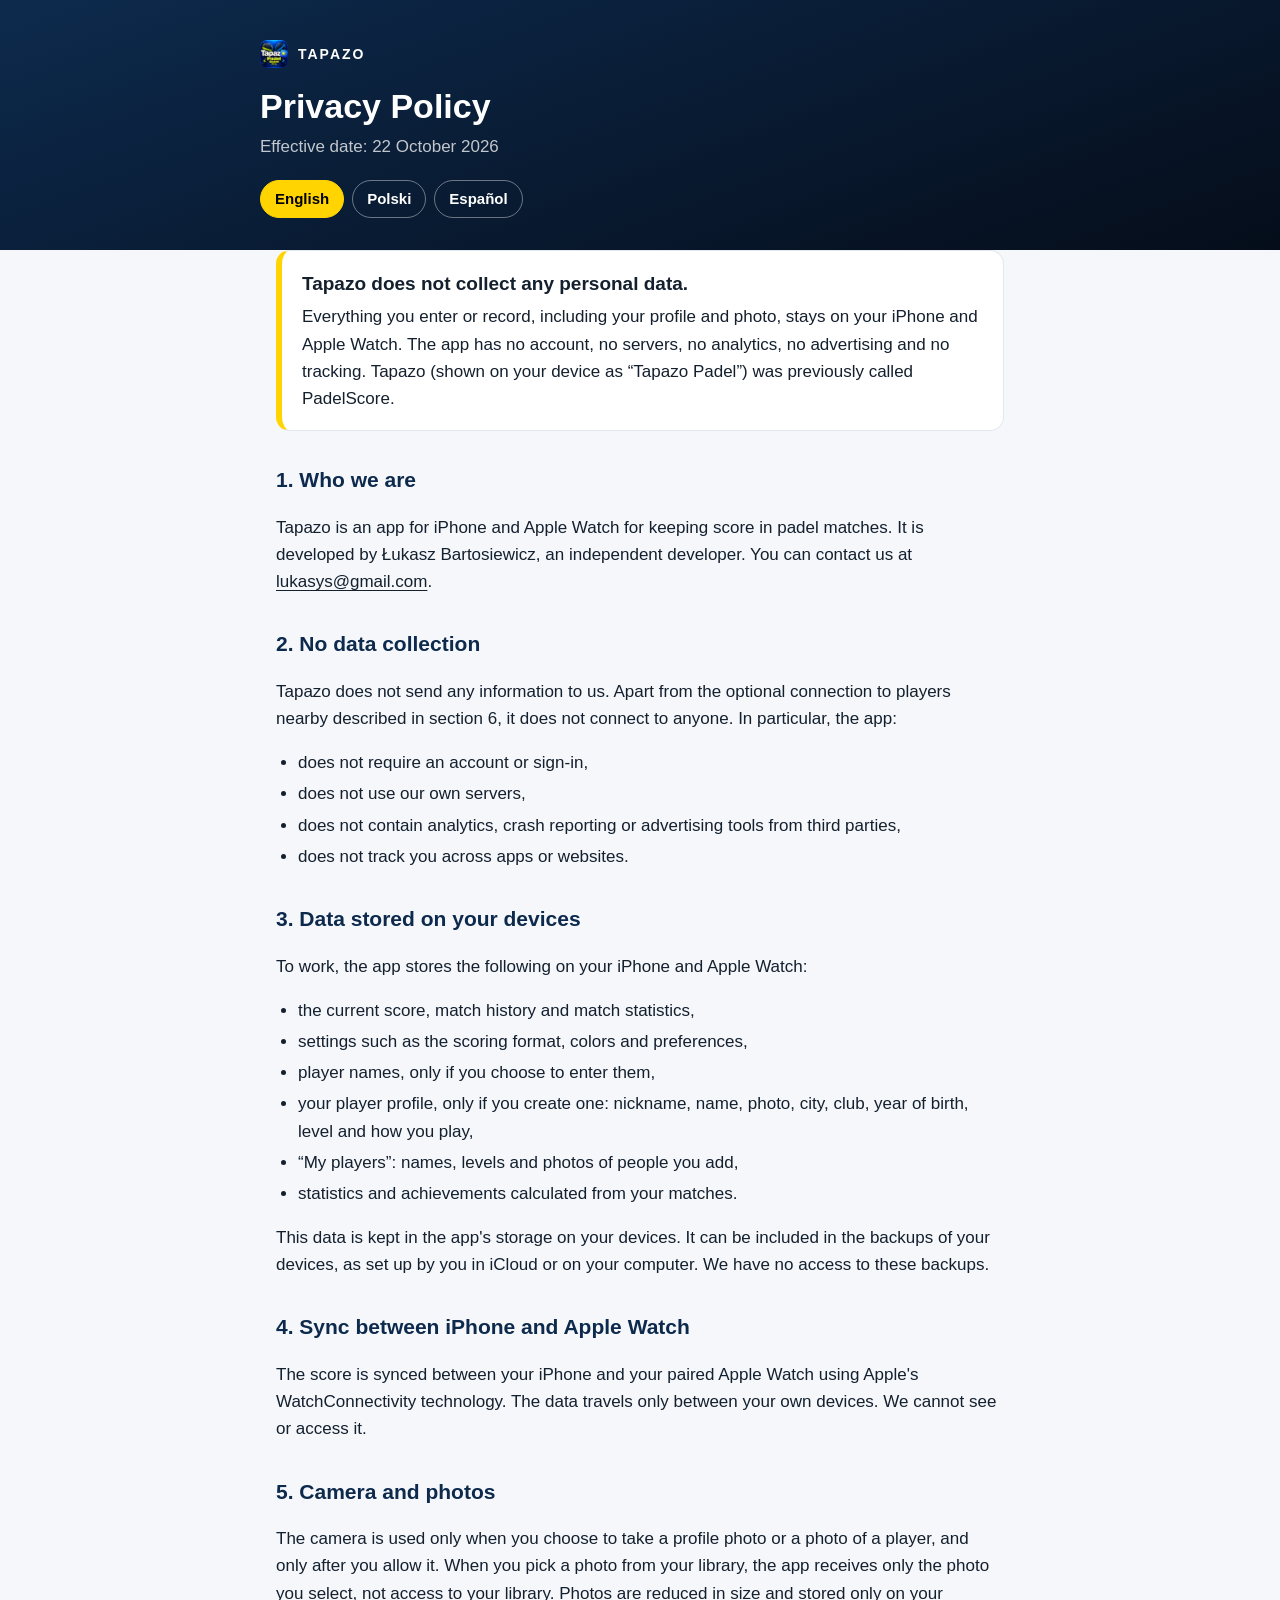
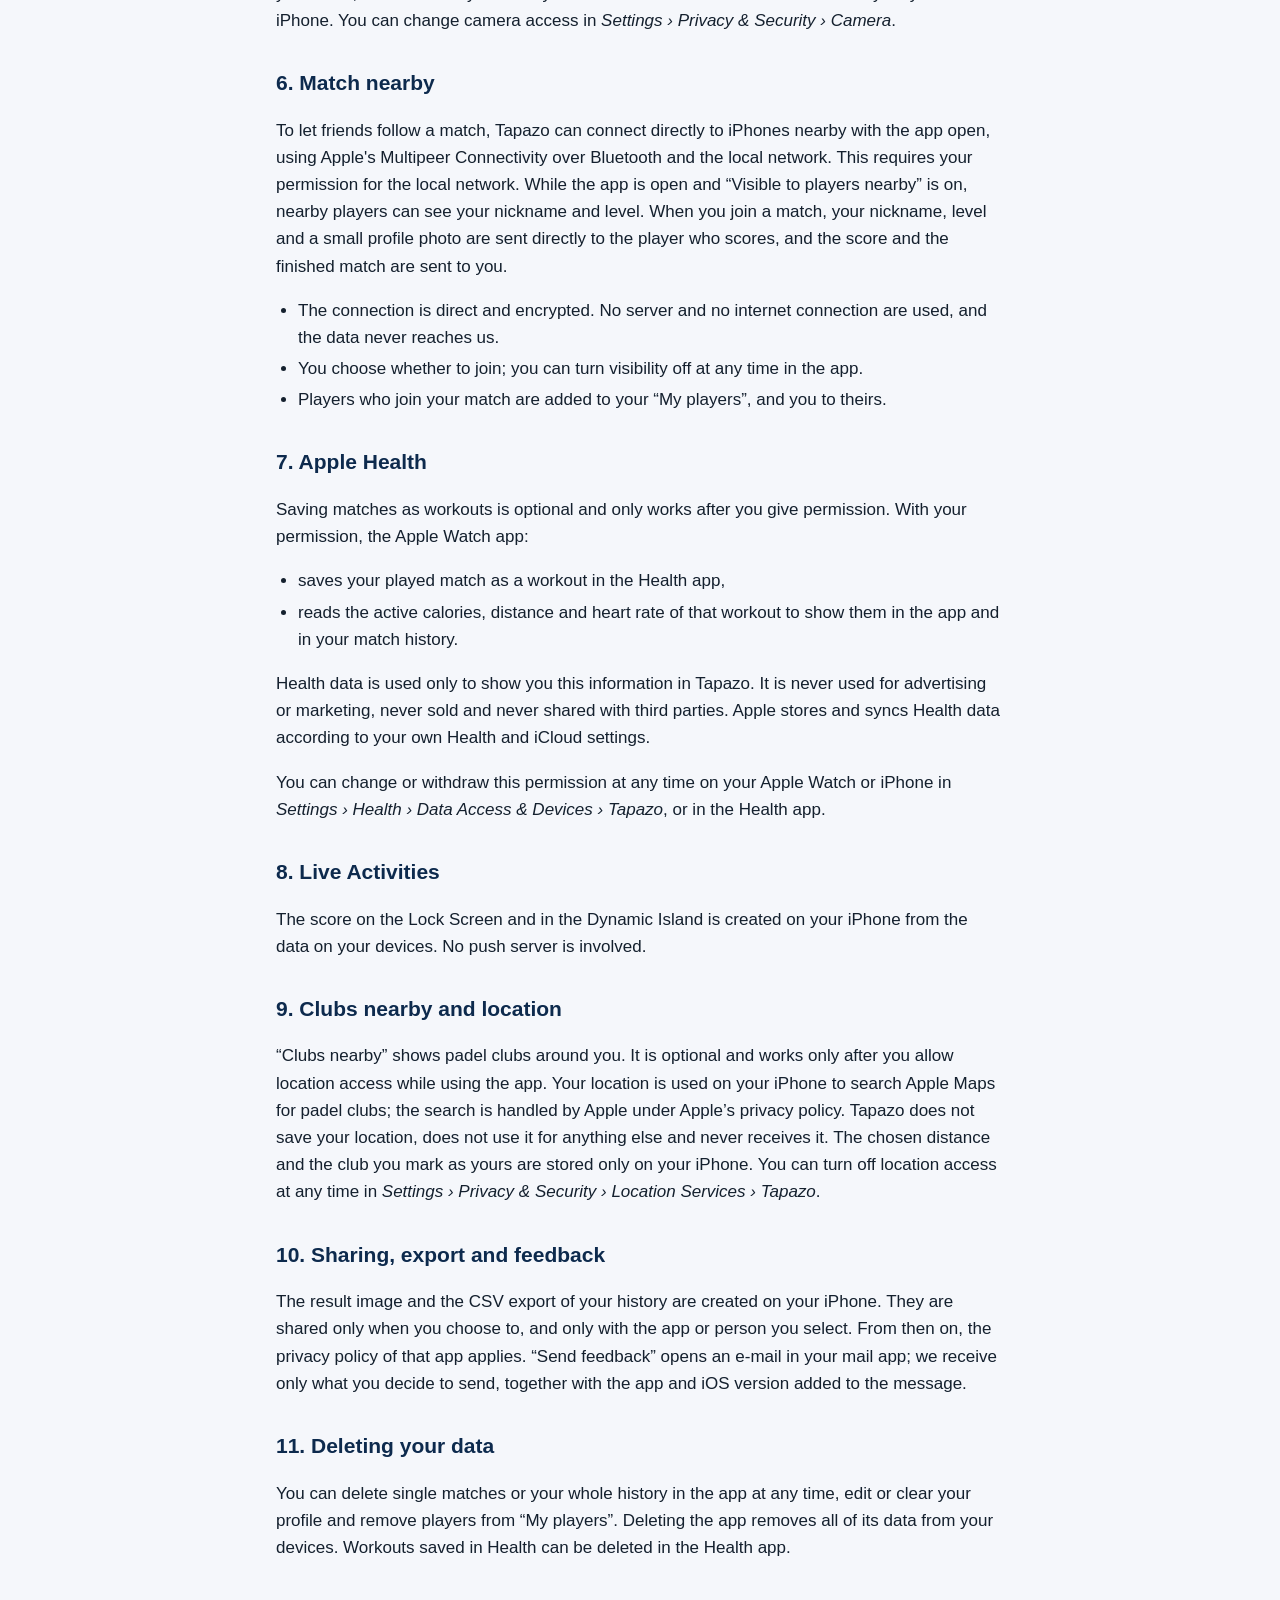
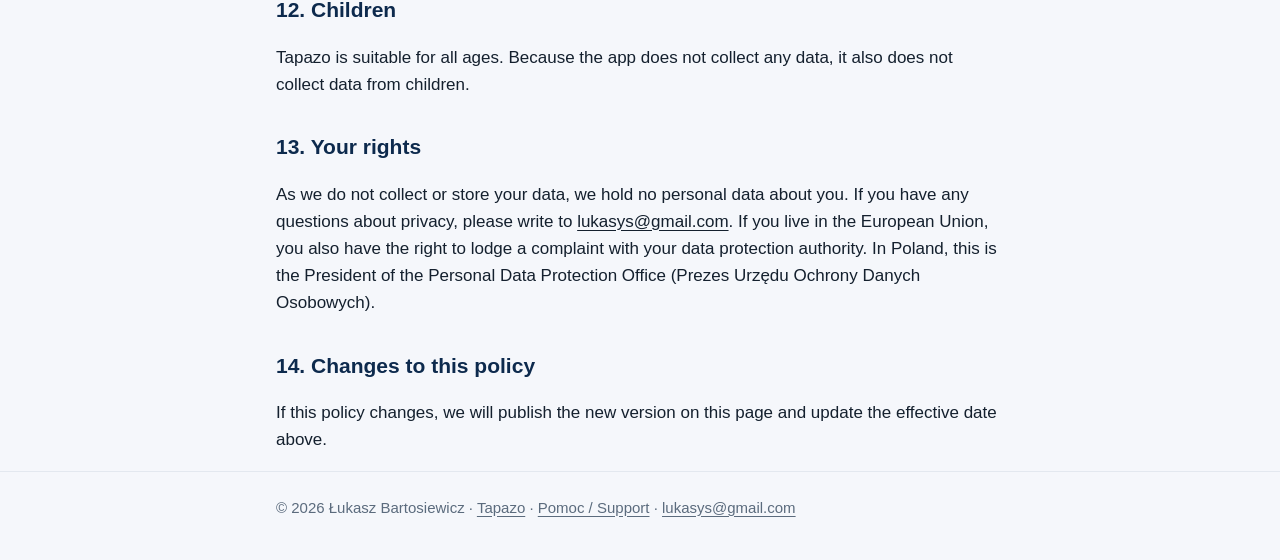
<file: privacy/index.html>
<!doctype html>
<html lang="en">
<head>
<meta charset="utf-8">
<meta name="viewport" content="width=device-width, initial-scale=1">
<meta name="apple-itunes-app" content="app-id=6823571016">
<title>Tapazo – Privacy Policy</title>
<link rel="icon" href="../assets/favicon.png">
<link rel="apple-touch-icon" href="../assets/apple-touch-icon.png">
<meta name="theme-color" content="#0d2a4d">
<meta name="description" content="Privacy policy of Tapazo for iPhone and Apple&nbsp;Watch. Tapazo does not collect any personal data.">
<meta property="og:title" content="Tapazo – Privacy Policy">
<meta property="og:description" content="Tapazo does not collect any personal data.">
<meta property="og:url" content="https://www.tapazopadelscore.pl/privacy/">
<meta property="og:type" content="website">
<meta property="og:image" content="https://www.tapazopadelscore.pl/assets/og-image.jpg">
<meta property="og:image:width" content="1200">
<meta property="og:image:height" content="630">
<meta property="og:image:type" content="image/jpeg">
<meta property="og:image:alt" content="Tapazo – Padel Score: padel scoring for Apple Watch and iPhone">
<meta property="og:site_name" content="Tapazo">
<meta property="og:locale" content="en_US">
<meta property="og:locale:alternate" content="pl_PL">
<meta name="twitter:card" content="summary_large_image">
<meta name="twitter:image" content="https://www.tapazopadelscore.pl/assets/og-image.jpg">
<style>
  :root {
    --bg: #f5f7fb; --card: #ffffff; --text: #14202e; --muted: #5b6b7d;
    --accent: #0d2a4d; --highlight: #ffd400; --border: #e3e8ef;
  }
  @media (prefers-color-scheme: dark) {
    :root { --bg: #07111f; --card: #0d1d33; --text: #eef3f9; --muted: #9fb0c3;
            --accent: #ffd400; --highlight: #ffd400; --border: #1d3150; }
  }
  * { box-sizing: border-box; }
  body { margin: 0; background: var(--bg); color: var(--text);
         font: 17px/1.6 -apple-system, BlinkMacSystemFont, "Segoe UI", Roboto, Helvetica, Arial, sans-serif; }
  header { background: linear-gradient(160deg, #0d2a4d, #050d1a); color: #fff; padding: 40px 16px 32px; }
  .wrap { max-width: 760px; margin: 0 auto; padding: 0 16px; }
  header .wrap { padding: 0; }
  .brand { color: #fff; text-decoration: none; display: flex; align-items: center; gap: 10px; font-weight: 800; letter-spacing: 2px; font-size: 14px; }
  .ball { width: 22px; height: 22px; border-radius: 50%; background: #ffd400; display: inline-block; }
  h1 { font-size: 34px; line-height: 1.2; margin: 18px 0 6px; }
  header .date { color: #fff; opacity: .75; margin: 0; }
  nav.lang { margin-top: 20px; display: flex; gap: 8px; }
  nav.lang button { font: inherit; font-size: 15px; font-weight: 600; padding: 6px 14px; border-radius: 999px;
                    border: 1px solid rgba(255,255,255,.4); background: transparent; color: #fff; cursor: pointer; }
  nav.lang button[aria-pressed="true"] { background: #ffd400; border-color: #ffd400; color: #000; }
  main { padding: 28px 0 48px; }
  .summary { background: var(--card); border: 1px solid var(--border); border-left: 6px solid var(--highlight);
             border-radius: 14px; padding: 18px 20px; margin-bottom: 28px; }
  .summary strong { display: block; font-size: 19px; margin-bottom: 4px; }
  h2 { font-size: 21px; margin: 32px 0 8px; color: var(--accent); }
  p, li { color: var(--text); }
  ul { padding-left: 22px; }
  li { margin: 4px 0; }
  .muted { color: var(--muted); }
  a { color: inherit; text-underline-offset: 3px; }
  footer { border-top: 1px solid var(--border); padding: 24px 0 40px; color: var(--muted); font-size: 15px; }
  /* Without JavaScript both languages are shown. */
  html.js article[lang]:not(.active) { display: none; }
</style>
</head>
<body>
<header>
  <div class="wrap">
    <a class="brand" href="../"><img src="../assets/icon.png" alt="" width="28" height="28" style="border-radius:7px">TAPAZO</a>
    <h1 id="title">Privacy Policy</h1>
    <p class="date" id="date">Effective date: 22 October 2026</p>
    <nav class="lang" aria-label="Language">
      <button type="button" data-lang="en" aria-pressed="true">English</button>
      <button type="button" data-lang="pl" aria-pressed="false">Polski</button>
      <button type="button" data-lang="es" aria-pressed="false">Español</button>
    </nav>
  </div>
</header>

<main class="wrap">

<article lang="en" class="active">
  <div class="summary">
    <strong>Tapazo does not collect any personal data.</strong>
    Everything you enter or record, including your profile and photo, stays on your iPhone and Apple&nbsp;Watch. The app has no account, no servers, no analytics, no advertising and no tracking. Tapazo (shown on your device as “Tapazo Padel”) was previously called PadelScore.
  </div>

  <h2>1. Who we are</h2>
  <p>Tapazo is an app for iPhone and Apple&nbsp;Watch for keeping score in padel matches. It is developed by Łukasz Bartosiewicz, an independent developer. You can contact us at <a href="mailto:lukasys@gmail.com">lukasys@gmail.com</a>.</p>

  <h2>2. No data collection</h2>
  <p>Tapazo does not send any information to us. Apart from the optional connection to players nearby described in section 6, it does not connect to anyone. In particular, the app:</p>
  <ul>
    <li>does not require an account or sign-in,</li>
    <li>does not use our own servers,</li>
    <li>does not contain analytics, crash reporting or advertising tools from third parties,</li>
    <li>does not track you across apps or websites.</li>
  </ul>

  <h2>3. Data stored on your devices</h2>
  <p>To work, the app stores the following on your iPhone and Apple&nbsp;Watch:</p>
  <ul>
    <li>the current score, match history and match statistics,</li>
    <li>settings such as the scoring format, colors and preferences,</li>
    <li>player names, only if you choose to enter them,</li>
    <li>your player profile, only if you create one: nickname, name, photo, city, club, year of birth, level and how you play,</li>
    <li>“My players”: names, levels and photos of people you add,</li>
    <li>statistics and achievements calculated from your matches.</li>
  </ul>
  <p>This data is kept in the app's storage on your devices. It can be included in the backups of your devices, as set up by you in iCloud or on your computer. We have no access to these backups.</p>

  <h2>4. Sync between iPhone and Apple&nbsp;Watch</h2>
  <p>The score is synced between your iPhone and your paired Apple&nbsp;Watch using Apple's WatchConnectivity technology. The data travels only between your own devices. We cannot see or access it.</p>

  <h2>5. Camera and photos</h2>
  <p>The camera is used only when you choose to take a profile photo or a photo of a player, and only after you allow it. When you pick a photo from your library, the app receives only the photo you select, not access to your library. Photos are reduced in size and stored only on your iPhone. You can change camera access in <em>Settings › Privacy &amp; Security › Camera</em>.</p>

  <h2>6. Match nearby</h2>
  <p>To let friends follow a match, Tapazo can connect directly to iPhones nearby with the app open, using Apple's Multipeer Connectivity over Bluetooth and the local network. This requires your permission for the local network. While the app is open and “Visible to players nearby” is on, nearby players can see your nickname and level. When you join a match, your nickname, level and a small profile photo are sent directly to the player who scores, and the score and the finished match are sent to you.</p>
  <ul>
    <li>The connection is direct and encrypted. No server and no internet connection are used, and the data never reaches us.</li>
    <li>You choose whether to join; you can turn visibility off at any time in the app.</li>
    <li>Players who join your match are added to your “My players”, and you to theirs.</li>
  </ul>

  <h2>7. Apple Health</h2>
  <p>Saving matches as workouts is optional and only works after you give permission. With your permission, the Apple&nbsp;Watch app:</p>
  <ul>
    <li>saves your played match as a workout in the Health app,</li>
    <li>reads the active calories, distance and heart rate of that workout to show them in the app and in your match history.</li>
  </ul>
  <p>Health data is used only to show you this information in Tapazo. It is never used for advertising or marketing, never sold and never shared with third parties. Apple stores and syncs Health data according to your own Health and iCloud settings.</p>
  <p>You can change or withdraw this permission at any time on your Apple&nbsp;Watch or iPhone in <em>Settings › Health › Data Access &amp; Devices › Tapazo</em>, or in the Health app.</p>

  <h2>8. Live Activities</h2>
  <p>The score on the Lock Screen and in the Dynamic Island is created on your iPhone from the data on your devices. No push server is involved.</p>

  <h2>9. Clubs nearby and location</h2>
  <p>“Clubs nearby” shows padel clubs around you. It is optional and works only after you allow location access while using the app. Your location is used on your iPhone to search Apple Maps for padel clubs; the search is handled by Apple under Apple’s privacy policy. Tapazo does not save your location, does not use it for anything else and never receives it. The chosen distance and the club you mark as yours are stored only on your iPhone. You can turn off location access at any time in <em>Settings › Privacy &amp; Security › Location Services › Tapazo</em>.</p>

  <h2>10. Sharing, export and feedback</h2>
  <p>The result image and the CSV export of your history are created on your iPhone. They are shared only when you choose to, and only with the app or person you select. From then on, the privacy policy of that app applies. “Send feedback” opens an e-mail in your mail app; we receive only what you decide to send, together with the app and iOS version added to the message.</p>

  <h2>11. Deleting your data</h2>
  <p>You can delete single matches or your whole history in the app at any time, edit or clear your profile and remove players from “My players”. Deleting the app removes all of its data from your devices. Workouts saved in Health can be deleted in the Health app.</p>

  <h2>12. Children</h2>
  <p>Tapazo is suitable for all ages. Because the app does not collect any data, it also does not collect data from children.</p>

  <h2>13. Your rights</h2>
  <p>As we do not collect or store your data, we hold no personal data about you. If you have any questions about privacy, please write to <a href="mailto:lukasys@gmail.com">lukasys@gmail.com</a>. If you live in the European Union, you also have the right to lodge a complaint with your data protection authority. In Poland, this is the President of the Personal Data Protection Office (Prezes Urzędu Ochrony Danych Osobowych).</p>

  <h2>14. Changes to this policy</h2>
  <p>If this policy changes, we will publish the new version on this page and update the effective date above.</p>
</article>

<article lang="es">
  <div class="summary">
    <strong>Tapazo no recopila ningún dato personal.</strong>
    Todo lo que introduces o registras, incluidos tu perfil y tu foto, se queda en tu iPhone y tu Apple&nbsp;Watch. La app no tiene cuentas, servidores, analíticas, publicidad ni seguimiento. Tapazo (que aparece en tu dispositivo como «Tapazo Padel») se llamaba antes PadelScore.
  </div>

  <h2>1. Quiénes somos</h2>
  <p>Tapazo es una app para iPhone y Apple&nbsp;Watch para llevar el marcador de los partidos de pádel. La desarrolla Łukasz Bartosiewicz, desarrollador independiente. Puedes contactarnos en <a href="mailto:lukasys@gmail.com">lukasys@gmail.com</a>.</p>

  <h2>2. Sin recopilación de datos</h2>
  <p>Tapazo no nos envía ninguna información. Salvo la conexión opcional con jugadores cercanos descrita en el apartado 6, no se conecta con nadie. En concreto, la app:</p>
  <ul>
    <li>no requiere cuenta ni inicio de sesión,</li>
    <li>no usa servidores propios,</li>
    <li>no contiene herramientas de analítica, informes de errores ni publicidad de terceros,</li>
    <li>no te rastrea entre apps ni sitios web.</li>
  </ul>

  <h2>3. Datos guardados en tus dispositivos</h2>
  <p>Para funcionar, la app guarda en tu iPhone y tu Apple&nbsp;Watch:</p>
  <ul>
    <li>el marcador actual, el historial y las estadísticas de los partidos,</li>
    <li>ajustes como el formato de puntuación, los colores y las preferencias,</li>
    <li>los nombres de los jugadores, solo si decides introducirlos,</li>
    <li>tu perfil de jugador, solo si lo creas: apodo, nombre, foto, ciudad, club, año de nacimiento, nivel y forma de jugar,</li>
    <li>«Mis jugadores»: nombres, niveles y fotos de las personas que añades,</li>
    <li>estadísticas y logros calculados a partir de tus partidos.</li>
  </ul>
  <p>Estos datos se guardan en el almacenamiento de la app en tus dispositivos. Pueden incluirse en las copias de seguridad de tus dispositivos, según lo que configures en iCloud o en tu ordenador. No tenemos acceso a esas copias.</p>

  <h2>4. Sincronización entre iPhone y Apple&nbsp;Watch</h2>
  <p>El marcador se sincroniza entre tu iPhone y tu Apple&nbsp;Watch enlazado mediante la tecnología WatchConnectivity de Apple. Los datos viajan solo entre tus propios dispositivos. No podemos verlos ni acceder a ellos.</p>

  <h2>5. Cámara y fotos</h2>
  <p>La cámara solo se usa cuando decides hacer una foto de perfil o de un jugador, y solo después de que lo permitas. Cuando eliges una foto de tu fototeca, la app recibe únicamente la foto seleccionada, no acceso a la fototeca. Las fotos se reducen de tamaño y se guardan solo en tu iPhone. Puedes cambiar el acceso a la cámara en <em>Ajustes › Privacidad y seguridad › Cámara</em>.</p>

  <h2>6. Partido cercano</h2>
  <p>Para que tus amigos sigan un partido, Tapazo puede conectarse directamente con iPhones cercanos que tengan la app abierta, mediante Multipeer Connectivity de Apple por Bluetooth y la red local. Para ello necesita tu permiso de acceso a la red local. Mientras la app está abierta y «Visible para jugadores cercanos» está activado, los jugadores cercanos pueden ver tu apodo y tu nivel. Cuando te unes a un partido, tu apodo, tu nivel y una pequeña foto de perfil se envían directamente al jugador que marca, y a ti se te envían el marcador y el partido terminado.</p>
  <ul>
    <li>La conexión es directa y cifrada. No se usa ningún servidor ni conexión a internet, y los datos nunca nos llegan.</li>
    <li>Tú decides si te unes; puedes desactivar la visibilidad en cualquier momento en la app.</li>
    <li>Los jugadores que se unen a tu partido se añaden a tus «Mis jugadores», y tú a los suyos.</li>
  </ul>

  <h2>7. Salud de Apple</h2>
  <p>Guardar los partidos como entrenamientos es opcional y solo funciona después de que des tu permiso. Con tu permiso, la app del Apple&nbsp;Watch:</p>
  <ul>
    <li>guarda el partido jugado como entrenamiento en la app Salud,</li>
    <li>lee las calorías activas, la distancia y la frecuencia cardiaca de ese entrenamiento para mostrarlas en la app y en tu historial.</li>
  </ul>
  <p>Los datos de Salud se usan solo para mostrarte esta información en Tapazo. Nunca se usan para publicidad o marketing, nunca se venden ni se comparten con terceros. Apple guarda y sincroniza los datos de Salud según tus propios ajustes de Salud e iCloud.</p>
  <p>Puedes cambiar o retirar este permiso en cualquier momento en tu Apple&nbsp;Watch o iPhone en <em>Ajustes › Salud › Acceso a datos y dispositivos › Tapazo</em>, o en la app Salud.</p>

  <h2>8. Actividades en directo</h2>
  <p>El marcador en la pantalla de bloqueo y en la Dynamic Island se genera en tu iPhone a partir de los datos de tus dispositivos. No interviene ningún servidor de notificaciones.</p>

  <h2>9. Clubes cercanos y ubicación</h2>
  <p>«Clubes cercanos» muestra clubes de pádel a tu alrededor. Es opcional y solo funciona después de permitir el acceso a la ubicación mientras usas la app. Tu ubicación se usa en tu iPhone para buscar clubes de pádel en Mapas de Apple; Apple gestiona la búsqueda según su propia política de privacidad. Tapazo no guarda tu ubicación, no la usa para nada más y nunca la recibe. La distancia elegida y el club que marques como tuyo se guardan solo en tu iPhone. Puedes desactivar el acceso a la ubicación en cualquier momento en <em>Ajustes › Privacidad y seguridad › Localización › Tapazo</em>.</p>

  <h2>10. Compartir, exportar y comentarios</h2>
  <p>La imagen del resultado y la exportación CSV de tu historial se crean en tu iPhone. Solo se comparten cuando tú lo decides, y solo con la app o la persona que elijas. A partir de ese momento se aplica la política de privacidad de esa app. «Enviar comentarios» abre un correo en tu app de correo; solo recibimos lo que decidas enviar, junto con la versión de la app y de iOS añadida al mensaje.</p>

  <h2>11. Eliminar tus datos</h2>
  <p>Puedes eliminar partidos sueltos o todo tu historial en la app en cualquier momento, editar o borrar tu perfil y quitar jugadores de «Mis jugadores». Al eliminar la app se borran todos sus datos de tus dispositivos. Los entrenamientos guardados en Salud se pueden eliminar en la app Salud.</p>

  <h2>12. Menores</h2>
  <p>Tapazo es apta para todas las edades. Como la app no recopila ningún dato, tampoco recopila datos de menores.</p>

  <h2>13. Tus derechos</h2>
  <p>Como no recopilamos ni guardamos tus datos, no tenemos datos personales tuyos. Si tienes cualquier pregunta sobre privacidad, escribe a <a href="mailto:lukasys@gmail.com">lukasys@gmail.com</a>. Si vives en la Unión Europea, también tienes derecho a presentar una reclamación ante tu autoridad de protección de datos. En España es la Agencia Española de Protección de Datos (AEPD); en Polonia, el Presidente de la Oficina de Protección de Datos Personales (Prezes Urzędu Ochrony Danych Osobowych).</p>

  <h2>14. Cambios en esta política</h2>
  <p>Si esta política cambia, publicaremos la nueva versión en esta página y actualizaremos la fecha de entrada en vigor indicada arriba.</p>
</article>

<article lang="pl">
  <div class="summary">
    <strong>Tapazo nie zbiera żadnych danych osobowych.</strong>
    Wszystko, co wpisujesz lub rejestrujesz, także Twój profil i&nbsp;zdjęcie, zostaje na Twoim iPhonie i&nbsp;Apple&nbsp;Watch. Aplikacja nie ma konta, serwerów, analityki, reklam ani śledzenia. Tapazo (na urządzeniu widoczne jako „Tapazo Padel”) nosiło wcześniej nazwę PadelScore.
  </div>

  <h2>1. Kim jesteśmy</h2>
  <p>Tapazo to aplikacja na iPhone'a i&nbsp;Apple&nbsp;Watch do liczenia wyniku w&nbsp;meczach padla. Tworzy ją Łukasz Bartosiewicz, niezależny twórca. Kontakt: <a href="mailto:lukasys@gmail.com">lukasys@gmail.com</a>.</p>

  <h2>2. Brak zbierania danych</h2>
  <p>Tapazo nie wysyła nam żadnych informacji. Poza opcjonalnym połączeniem z&nbsp;graczami w&nbsp;pobliżu, opisanym w&nbsp;punkcie 6, nie łączy się z&nbsp;nikim. W&nbsp;szczególności aplikacja:</p>
  <ul>
    <li>nie wymaga konta ani logowania,</li>
    <li>nie korzysta z&nbsp;naszych serwerów,</li>
    <li>nie zawiera narzędzi analitycznych, raportowania błędów ani reklam firm zewnętrznych,</li>
    <li>nie śledzi Cię w&nbsp;innych aplikacjach ani na stronach internetowych.</li>
  </ul>

  <h2>3. Dane zapisane na Twoich urządzeniach</h2>
  <p>Aby działać, aplikacja zapisuje na Twoim iPhonie i&nbsp;Apple&nbsp;Watch:</p>
  <ul>
    <li>bieżący wynik, historię meczów i&nbsp;statystyki,</li>
    <li>ustawienia, takie jak format punktacji, kolory i&nbsp;preferencje,</li>
    <li>imiona graczy, tylko jeśli zdecydujesz się je wpisać,</li>
    <li>Twój profil gracza, tylko jeśli go utworzysz: nick, imię i&nbsp;nazwisko, zdjęcie, miasto, klub, rok urodzenia, poziom i&nbsp;styl gry,</li>
    <li>„Moich graczy”: imiona, poziomy i&nbsp;zdjęcia dodanych przez Ciebie osób,</li>
    <li>statystyki i&nbsp;odznaki wyliczone z&nbsp;Twoich meczów.</li>
  </ul>
  <p>Dane te są przechowywane w&nbsp;pamięci aplikacji na Twoich urządzeniach. Mogą trafić do kopii zapasowych Twoich urządzeń, zgodnie z&nbsp;Twoimi ustawieniami iCloud lub komputera. Nie mamy dostępu do tych kopii.</p>

  <h2>4. Synchronizacja iPhone'a i&nbsp;Apple&nbsp;Watch</h2>
  <p>Wynik jest synchronizowany między Twoim iPhonem a&nbsp;sparowanym Apple&nbsp;Watch za pomocą technologii WatchConnectivity firmy Apple. Dane przesyłane są wyłącznie między Twoimi urządzeniami. Nie widzimy ich i&nbsp;nie mamy do nich dostępu.</p>

  <h2>5. Aparat i&nbsp;zdjęcia</h2>
  <p>Aparat jest używany tylko wtedy, gdy sam zdecydujesz się zrobić zdjęcie profilowe lub zdjęcie gracza, i&nbsp;tylko po udzieleniu zgody. Przy wyborze zdjęcia z&nbsp;biblioteki aplikacja dostaje wyłącznie wskazane zdjęcie, a&nbsp;nie dostęp do całej biblioteki. Zdjęcia są pomniejszane i&nbsp;zapisywane tylko na Twoim iPhonie. Dostęp do aparatu zmienisz w&nbsp;<em>Ustawienia › Prywatność i&nbsp;ochrona › Aparat</em>.</p>

  <h2>6. Mecz w&nbsp;pobliżu</h2>
  <p>Aby znajomi mogli śledzić mecz, Tapazo może łączyć się bezpośrednio z&nbsp;iPhone'ami w&nbsp;pobliżu, na których aplikacja jest otwarta, przy użyciu technologii Multipeer Connectivity firmy Apple przez Bluetooth i&nbsp;sieć lokalną. Wymaga to Twojej zgody na dostęp do sieci lokalnej. Gdy aplikacja jest otwarta, a&nbsp;opcja „Widoczny dla graczy w&nbsp;pobliżu” jest włączona, gracze w&nbsp;pobliżu widzą Twój nick i&nbsp;poziom. Gdy dołączasz do meczu, Twój nick, poziom i&nbsp;małe zdjęcie profilowe trafiają bezpośrednio do osoby, która liczy punkty, a&nbsp;do Ciebie trafia wynik i&nbsp;rozegrany mecz.</p>
  <ul>
    <li>Połączenie jest bezpośrednie i&nbsp;szyfrowane. Nie korzysta z&nbsp;serwera ani internetu, a&nbsp;dane nigdy do nas nie trafiają.</li>
    <li>Sam decydujesz, czy dołączyć; widoczność możesz w&nbsp;każdej chwili wyłączyć w&nbsp;aplikacji.</li>
    <li>Gracze, którzy dołączą do Twojego meczu, trafiają do Twoich „Moich graczy”, a&nbsp;Ty do ich.</li>
  </ul>

  <h2>7. Apple Zdrowie</h2>
  <p>Zapisywanie meczów jako treningów jest opcjonalne i&nbsp;działa tylko po udzieleniu zgody. Za Twoją zgodą aplikacja na Apple&nbsp;Watch:</p>
  <ul>
    <li>zapisuje rozegrany mecz jako trening w&nbsp;aplikacji Zdrowie,</li>
    <li>odczytuje aktywne kalorie, dystans i&nbsp;tętno z&nbsp;tego treningu, aby pokazać je w&nbsp;aplikacji i&nbsp;w&nbsp;historii meczów.</li>
  </ul>
  <p>Dane o&nbsp;zdrowiu służą wyłącznie do pokazania Ci tych informacji w&nbsp;Tapazo. Nigdy nie są wykorzystywane do reklamy ani marketingu, nie są sprzedawane ani udostępniane firmom zewnętrznym. Apple przechowuje i&nbsp;synchronizuje dane Zdrowia zgodnie z&nbsp;Twoimi ustawieniami Zdrowia i&nbsp;iCloud.</p>
  <p>Możesz w&nbsp;każdej chwili zmienić lub wycofać zgodę na Apple&nbsp;Watch lub iPhonie w&nbsp;<em>Ustawienia › Zdrowie › Dostęp do danych i&nbsp;urządzenia › Tapazo</em> albo w&nbsp;aplikacji Zdrowie.</p>

  <h2>8. Aktywności na żywo</h2>
  <p>Wynik na ekranie blokady i&nbsp;w&nbsp;Dynamic Island jest tworzony na Twoim iPhonie z&nbsp;danych na Twoich urządzeniach. Nie korzystamy z&nbsp;żadnego serwera powiadomień.</p>

  <h2>9. Kluby w&nbsp;pobliżu i&nbsp;lokalizacja</h2>
  <p>„Kluby w&nbsp;pobliżu” pokazują kluby padlowe w&nbsp;Twojej okolicy. Funkcja jest opcjonalna i&nbsp;działa dopiero po zezwoleniu na dostęp do lokalizacji podczas używania aplikacji. Lokalizacja jest używana na Twoim iPhonie do wyszukania klubów padlowych w&nbsp;Mapach Apple; wyszukiwanie obsługuje Apple zgodnie ze swoją polityką prywatności. Tapazo nie zapisuje Twojej lokalizacji, nie używa jej do niczego innego i&nbsp;nigdy jej nie otrzymuje. Wybrany zasięg i&nbsp;klub oznaczony jako Twój są zapisane tylko na Twoim iPhonie. Dostęp do lokalizacji wyłączysz w&nbsp;każdej chwili w&nbsp;<em>Ustawieniach › Prywatność i&nbsp;ochrona › Usługi lokalizacji › Tapazo</em>.</p>

  <h2>10. Udostępnianie, eksport i&nbsp;opinie</h2>
  <p>Grafika z&nbsp;wynikiem i&nbsp;eksport historii do pliku CSV powstają na Twoim iPhonie. Są udostępniane tylko wtedy, gdy sam to zrobisz, i&nbsp;tylko w&nbsp;wybranej przez Ciebie aplikacji lub osobie. Od tego momentu obowiązuje polityka prywatności tej aplikacji. „Wyślij opinię” otwiera e-mail w&nbsp;Twojej aplikacji pocztowej; dostajemy tylko to, co zdecydujesz się wysłać, wraz z&nbsp;dopisaną wersją aplikacji i&nbsp;iOS.</p>

  <h2>11. Usuwanie danych</h2>
  <p>W&nbsp;każdej chwili możesz usunąć pojedyncze mecze albo całą historię, edytować lub wyczyścić swój profil i&nbsp;usunąć graczy z&nbsp;„Moich graczy”. Usunięcie aplikacji usuwa wszystkie jej dane z&nbsp;Twoich urządzeń. Treningi zapisane w&nbsp;Zdrowiu możesz usunąć w&nbsp;aplikacji Zdrowie.</p>

  <h2>12. Dzieci</h2>
  <p>Tapazo jest odpowiedni dla osób w&nbsp;każdym wieku. Ponieważ aplikacja nie zbiera żadnych danych, nie zbiera również danych dzieci.</p>

  <h2>13. Twoje prawa</h2>
  <p>Ponieważ nie zbieramy ani nie przechowujemy Twoich danych, nie posiadamy o&nbsp;Tobie żadnych danych osobowych. Pytania dotyczące prywatności możesz kierować na adres <a href="mailto:lukasys@gmail.com">lukasys@gmail.com</a>. Masz też prawo wnieść skargę do Prezesa Urzędu Ochrony Danych Osobowych.</p>

  <h2>14. Zmiany polityki</h2>
  <p>Jeśli polityka się zmieni, opublikujemy nową wersję na tej stronie i&nbsp;zaktualizujemy datę obowiązywania powyżej.</p>
</article>

</main>

<footer>
  <div class="wrap">© 2026 Łukasz Bartosiewicz · <a href="../">Tapazo</a> · <a href="../support/">Pomoc / Support</a> · <a href="mailto:lukasys@gmail.com">lukasys@gmail.com</a></div>
</footer>

<script>
  (function () {
    document.documentElement.classList.add('js');
    var text = {
      en: { title: 'Privacy Policy', date: 'Effective date: 22 October 2026', doc: 'Tapazo – Privacy Policy' },
      pl: { title: 'Polityka prywatności', date: 'Obowiązuje od: 22 października 2026', doc: 'Tapazo – Polityka prywatności' },
      es: { title: 'Política de privacidad', date: 'En vigor desde: 22 de octubre de 2026', doc: 'Tapazo – Política de privacidad' }
    };
    function show(lang) {
      document.querySelectorAll('article[lang]').forEach(function (a) {
        a.classList.toggle('active', a.lang === lang);
      });
      document.querySelectorAll('nav.lang button').forEach(function (b) {
        b.setAttribute('aria-pressed', String(b.dataset.lang === lang));
      });
      document.documentElement.lang = lang;
      document.getElementById('title').textContent = text[lang].title;
      document.getElementById('date').textContent = text[lang].date;
      document.title = text[lang].doc;
    }
    document.querySelectorAll('nav.lang button').forEach(function (b) {
      b.addEventListener('click', function () {
        show(b.dataset.lang);
        try { localStorage.setItem('padelscore-lang', b.dataset.lang); } catch (e) {}
        history.replaceState(null, '', '#' + b.dataset.lang);
      });
    });
    var saved = null;
    try { saved = localStorage.getItem('padelscore-lang'); } catch (e) {}
    var wanted = location.hash.slice(1) || saved ||
      ((navigator.language || 'en').toLowerCase().slice(0, 2));
    show(text[wanted] ? wanted : 'en');
  })();
</script>
</body>
</html>
</file>
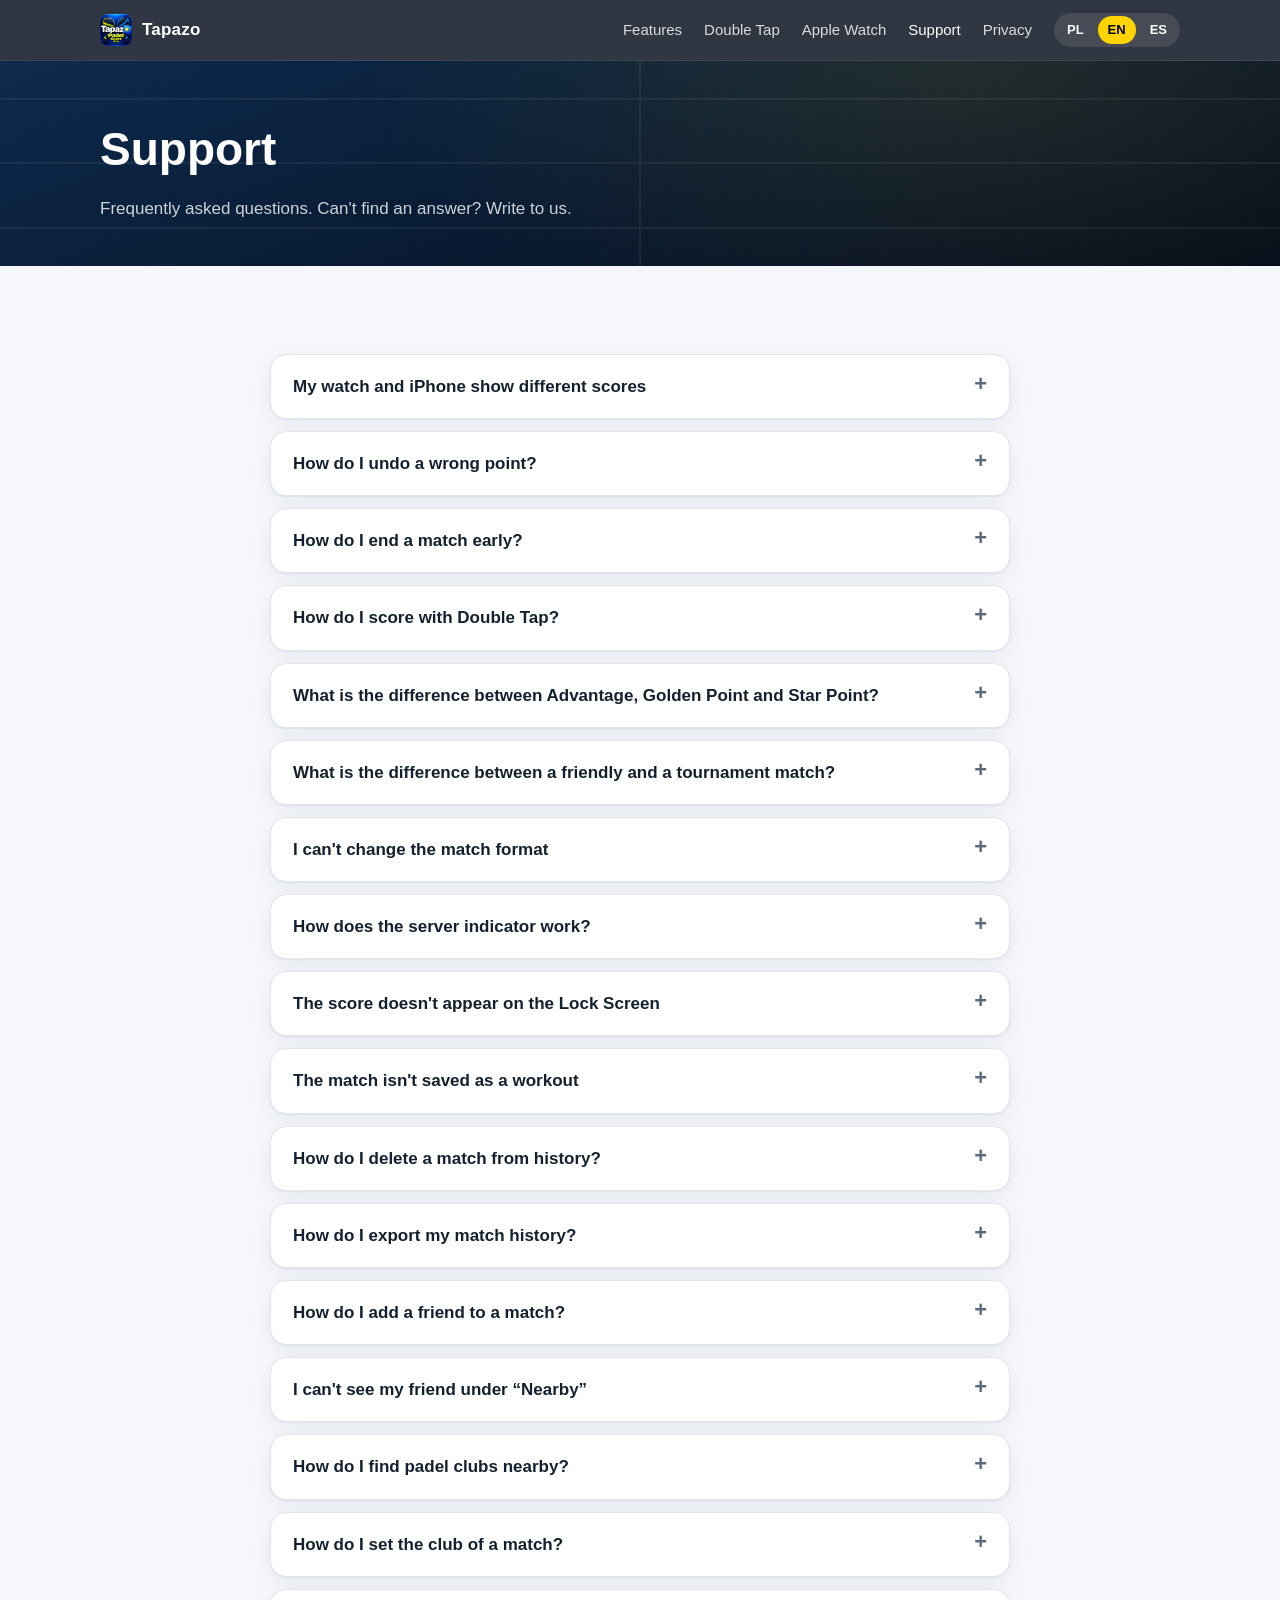
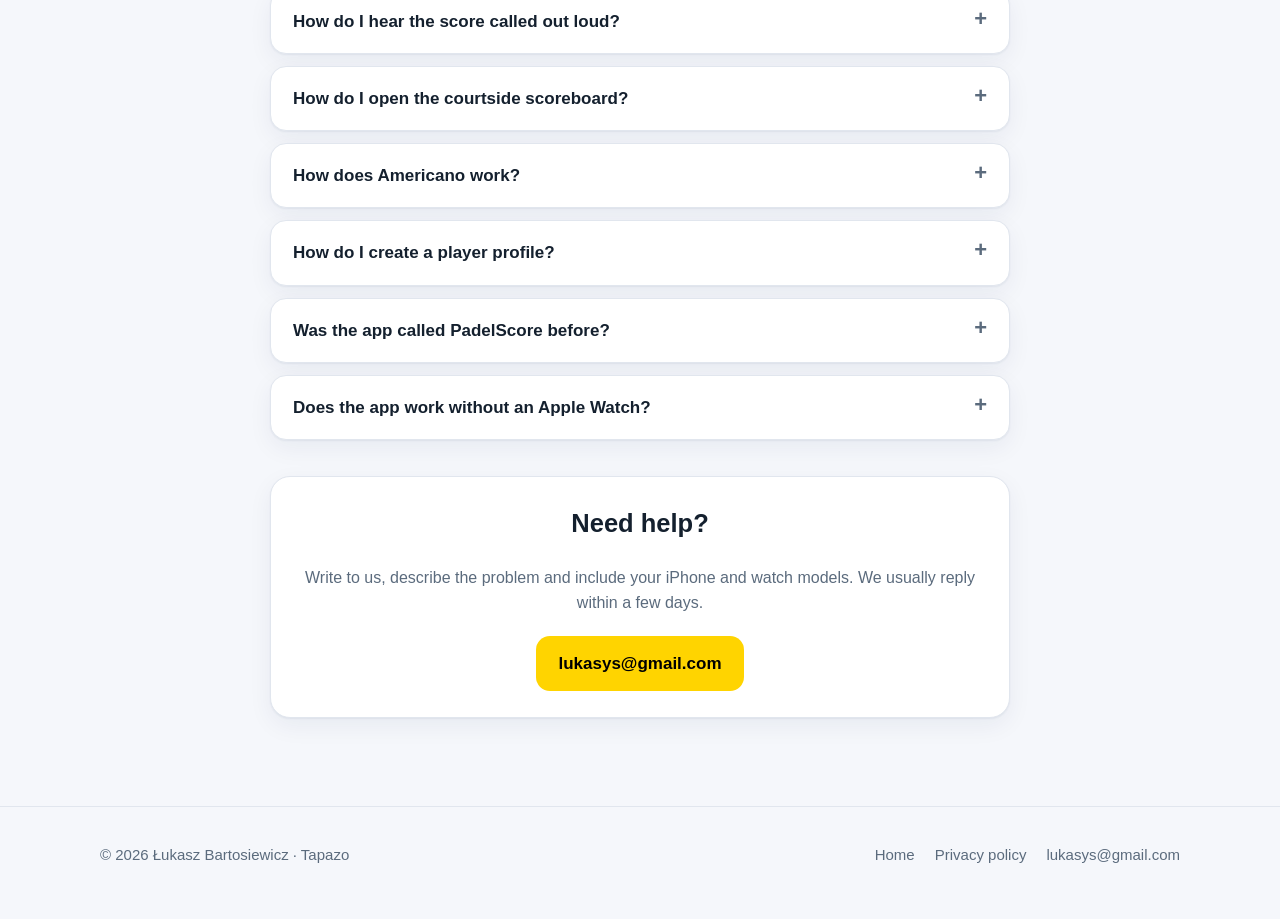
<file: support/index.html>
<!doctype html>
<html lang="pl">
<head>
<meta charset="utf-8">
<meta name="viewport" content="width=device-width, initial-scale=1">
<meta name="apple-itunes-app" content="app-id=6823571016">
<title>Tapazo – Pomoc</title>
<meta name="title-pl" content="Tapazo – Pomoc">
<meta name="title-en" content="Tapazo – Support">
<meta name="title-es" content="Tapazo – Ayuda">
<meta name="description" content="Pomoc i najczęstsze pytania dotyczące aplikacji Tapazo na Apple Watch i iPhone'a.">
<link rel="canonical" href="https://www.tapazopadelscore.pl/support/">
<meta property="og:title" content="Tapazo – Pomoc">
<meta property="og:description" content="Pomoc i najczęstsze pytania dotyczące aplikacji Tapazo na Apple Watch i iPhone'a.">
<meta property="og:url" content="https://www.tapazopadelscore.pl/support/">
<meta property="og:type" content="website">
<meta property="og:image" content="https://www.tapazopadelscore.pl/assets/og-image.jpg">
<meta property="og:image:width" content="1200">
<meta property="og:image:height" content="630">
<meta property="og:image:type" content="image/jpeg">
<meta property="og:image:alt" content="Tapazo – Padel Score: wynik padla na Apple Watch i iPhonie">
<meta property="og:site_name" content="Tapazo">
<meta property="og:locale" content="pl_PL">
<meta property="og:locale:alternate" content="en_US">
<meta property="og:locale:alternate" content="es_ES">
<meta name="twitter:card" content="summary_large_image">
<meta name="twitter:image" content="https://www.tapazopadelscore.pl/assets/og-image.jpg">
<meta name="theme-color" content="#0d2a4d">
<link rel="icon" href="../assets/favicon.png">
<link rel="apple-touch-icon" href="../assets/apple-touch-icon.png">
<link rel="stylesheet" href="../assets/site.css?v=20261121">
<script src="../assets/site.js?v=20261121"></script>
</head>
<body>
<a class="skip" href="#main"><span lang="pl">Przejdź do treści</span><span lang="en">Skip to content</span><span lang="es">Ir al contenido</span></a>

<header class="top">
  <div class="wrap">
    <a class="logo" href="../"><img src="../assets/icon.png" alt="">Tapazo</a>
    <nav aria-label="Menu">
      <a class="hide-sm" href="../#funkcje"><span lang="pl">Funkcje</span><span lang="en">Features</span><span lang="es">Funciones</span></a>
      <a class="hide-sm" href="../#double-tap">Double Tap</a>
      <a class="hide-sm" href="../#zegarek">Apple Watch</a>
      <a class="hide-sm" href="./" aria-current="page"><span lang="pl">Pomoc</span><span lang="en">Support</span><span lang="es">Ayuda</span></a>
      <a class="hide-sm" href="../privacy/"><span lang="pl">Prywatność</span><span lang="en">Privacy</span><span lang="es">Privacidad</span></a>
      <div class="langs" role="group" aria-label="Język / Language / Idioma">
        <button type="button" data-lang="pl" aria-pressed="true">PL</button>
        <button type="button" data-lang="en" aria-pressed="false">EN</button>
        <button type="button" data-lang="es" aria-pressed="false">ES</button>
      </div>
    </nav>
  </div>
</header>

<div class="page-head dark">
  <div class="wrap">
    <h1><span lang="pl">Pomoc</span><span lang="en">Support</span><span lang="es">Ayuda</span></h1>
    <p><span lang="pl">Najczęstsze pytania. Nie ma tu odpowiedzi? Napisz do nas.</span><span lang="en">Frequently asked questions. Can't find an answer? Write to us.</span><span lang="es">¿Dudas frecuentes? ¿No encuentras la respuesta? Escríbenos.</span></p>
  </div>
</div>

<main id="main">
<section>
  <div class="wrap faq">

    <details>
      <summary><span lang="pl">Zegarek i&nbsp;iPhone pokazują różne wyniki</span><span lang="en">My watch and iPhone show different scores</span><span lang="es">Mi reloj y mi iPhone muestran marcadores distintos</span></summary>
      <div class="answer">
        <p lang="pl">Otwórz Tapazo na obu urządzeniach i&nbsp;sprawdź, czy Bluetooth jest włączony, a&nbsp;zegarek jest sparowany z&nbsp;tym iPhonem. Punkty wpisane bez połączenia zsynchronizują się same, gdy urządzenia znów będą blisko. Na iPhonie u&nbsp;góry ekranu meczu widać „Apple&nbsp;Watch połączony”, gdy połączenie działa.</p>
        <p lang="en">Open Tapazo on both devices and check that Bluetooth is on and your watch is paired with this iPhone. Points entered without a connection sync automatically once the devices are close again. On the iPhone, the top of the match screen shows "Apple&nbsp;Watch connected" while the connection works.</p>
        <p lang="es">Abre Tapazo en los dos dispositivos y comprueba que el Bluetooth está activado y que tu reloj está enlazado con este iPhone. Los puntos marcados sin conexión se sincronizan solos cuando los dispositivos vuelven a estar cerca. En el iPhone, la parte superior de la pantalla del partido muestra el reloj en verde mientras la conexión funciona.</p>
      </div>
    </details>

    <details>
      <summary><span lang="pl">Jak cofnąć źle wpisany punkt?</span><span lang="en">How do I undo a wrong point?</span><span lang="es">¿Cómo deshago un punto equivocado?</span></summary>
      <div class="answer">
        <p lang="pl">Na zegarku stuknij przycisk ze strzałką w&nbsp;lewo pod wynikiem, a&nbsp;na iPhonie przycisk „Cofnij”. Każde stuknięcie cofa jeden punkt, także gdy zakończył on gema, seta lub mecz.</p>
        <p lang="en">On the watch, tap the left arrow button below the score; on the iPhone, tap "Undo". Each tap removes one point, even if it ended a game, set or match.</p>
        <p lang="es">En el reloj, toca el botón de la flecha a la izquierda bajo el marcador; en el iPhone, toca «Deshacer». Cada toque elimina un punto, aunque haya cerrado un juego, un set o el partido.</p>
      </div>
    </details>

    <details>
      <summary><span lang="pl">Jak zakończyć mecz przed końcem?</span><span lang="en">How do I end a match early?</span><span lang="es">¿Cómo termino un partido antes de tiempo?</span></summary>
      <div class="answer">
        <p lang="pl">Na zegarku przesuń ekran wyniku w&nbsp;prawo, żeby otworzyć ustawienia, stuknij „Zakończ mecz” i&nbsp;potwierdź. Na iPhonie wybierz „Zakończ mecz” w&nbsp;menu meczu. Wynik zapisuje się w&nbsp;historii jako przerwany, a&nbsp;trening w&nbsp;aplikacji Zdrowie. Zegarek pokazuje podsumowanie z&nbsp;wynikiem w&nbsp;setach i&nbsp;przyciskiem „Nowy mecz”.</p>
        <p lang="en">On the watch, swipe right on the score to open the settings, tap "End match", and confirm. On the iPhone, choose "End match" in the match menu. The score is saved in your history as an interrupted match and the workout in the Health app. The watch shows a summary with the sets and a "New match" button.</p>
        <p lang="es">En el reloj, desliza el marcador hacia la derecha para abrir los ajustes, toca «Terminar partido» y confirma. En el iPhone, elige «Terminar partido» en el menú del partido. El marcador se guarda en tu historial como partido interrumpido y el entrenamiento en la app Salud. El reloj muestra un resumen con los sets y un botón «Nuevo partido».</p>
      </div>
    </details>

    <details>
      <summary><span lang="pl">Jak liczyć punkty gestem Double Tap?</span><span lang="en">How do I score with Double Tap?</span><span lang="es">¿Cómo marco con el doble toque?</span></summary>
      <div class="answer">
        <p lang="pl">Stuknij palcem wskazującym o&nbsp;kciuk dłoni, na której masz zegarek. <strong>Jeden gest</strong> to punkt dla Twojej drużyny, <strong>dwa gesty pod rząd</strong> to punkt dla rywali. Zegarek potwierdza punkt wibracją, inną dla każdej drużyny, więc nie musisz patrzeć na ekran. Punkt dla Twojej drużyny dolicza się po 3&nbsp;sekundach, bo zegarek czeka, czy nie pojawi się drugi gest. Żółty pierścień wokół ikony dłoni w&nbsp;prawym górnym rogu pokazuje, ile czasu zostało.</p>
        <p lang="pl">Funkcję włączysz w&nbsp;ustawieniach zegarka (przesuń wynik w&nbsp;prawo › Double Tap). Na drugi gest masz zawsze 3&nbsp;sekundy. Jeśli punkt dla rywali czasem liczy się jako dwa punkty dla Was, zrób drugi gest wyraźnie, zaraz po pierwszym. Gest wymaga Apple&nbsp;Watch Series&nbsp;9 lub Ultra&nbsp;2 albo nowszego oraz włączonej opcji w&nbsp;Ustawieniach zegarka › Gesty › Podwójne stuknięcie. Podnieś nadgarstek, żeby ekran był aktywny.</p>
        <p lang="en">Tap your index finger and thumb together on the hand wearing the watch. <strong>One gesture</strong> is a point for your team, <strong>two gestures in a row</strong> are a point for the opponents. The watch confirms each point with a different haptic for each team, so you don't need to look. A point for your team is added after 3&nbsp;seconds, because the watch waits for a possible second gesture. A yellow ring around the hand icon in the top-right corner shows the time left.</p>
        <p lang="es">Junta dos veces el índice y el pulgar de la mano que lleva el reloj. <strong>Un gesto</strong> es punto para tu equipo y <strong>dos gestos seguidos</strong>, punto para los rivales. El reloj confirma cada punto con una vibración distinta para cada equipo, así que no hace falta mirar. El punto para tu equipo se suma tras 3&nbsp;segundos, porque el reloj espera un posible segundo gesto. Un anillo amarillo alrededor del icono de la mano, arriba a la derecha, muestra el tiempo que queda.</p>
        <p lang="en">Turn it on in the watch settings (swipe right on the score › Double Tap). You always have 3&nbsp;seconds for the second gesture. If a point for the opponents sometimes counts as two points for your team, make the second gesture clearly, right after the first. The gesture requires Apple&nbsp;Watch Series&nbsp;9 or Ultra&nbsp;2 or later, with Double Tap turned on in the watch Settings › Gestures. Raise your wrist so the screen is active.</p>
        <p lang="es">Actívalo en los ajustes del reloj (desliza el marcador a la derecha › Doble toque). Siempre tienes 3&nbsp;segundos para el segundo gesto. Si a veces un punto para los rivales cuenta como dos puntos para tu equipo, haz el segundo gesto con claridad, justo después del primero. El gesto requiere Apple&nbsp;Watch Series&nbsp;9 o Ultra&nbsp;2 o posterior, con el doble toque activado en Ajustes › Gestos del reloj. Levanta la muñeca para que la pantalla esté activa.</p>
      </div>
    </details>

    <details>
      <summary><span lang="pl">Czym różnią się Przewagi, Golden Point i&nbsp;Star Point?</span><span lang="en">What is the difference between Advantage, Golden Point and Star Point?</span><span lang="es">¿Qué diferencia hay entre Ventaja, Punto de oro y Star Point?</span></summary>
      <div class="answer">
        <p lang="pl"><strong>Przewagi:</strong> przy 40:40 trzeba wygrać dwa punkty z&nbsp;rzędu. <strong>Golden Point:</strong> przy 40:40 następny punkt kończy gema. <strong>Star Point</strong> (zasady FIP od 2026 r.): grane są dwie przewagi, a&nbsp;przy trzecim 40:40 następny punkt kończy gema. Przy punkcie decydującym drużyna odbierająca wybiera stronę.</p>
        <p lang="en"><strong>Advantage:</strong> at 40:40 a team must win two points in a row. <strong>Golden Point:</strong> at 40:40 the next point wins the game. <strong>Star Point</strong> (FIP rules from 2026): two advantages are played, and at the third 40:40 the next point wins the game. On a deciding point, the receiving team chooses the side.</p>
        <p lang="es"><strong>Ventaja:</strong> con 40:40 un equipo debe ganar dos puntos seguidos. <strong>Punto de oro:</strong> con 40:40 el siguiente punto gana el juego. <strong>Star Point</strong> (reglas FIP desde 2026): se juegan dos ventajas y, en el tercer 40:40, el siguiente punto gana el juego. En el punto decisivo, el equipo que resta elige el lado.</p>
      </div>
    </details>

    <details>
      <summary><span lang="pl">Czym różni się mecz towarzyski od turniejowego?</span><span lang="en">What is the difference between a friendly and a tournament match?</span><span lang="es">¿Qué diferencia hay entre un partido amistoso y uno de torneo?</span></summary>
      <div class="answer">
        <p lang="pl">W&nbsp;meczu towarzyskim strony zmienia się tylko po każdym secie. W&nbsp;meczu turniejowym, jak w&nbsp;oficjalnych przepisach, po nieparzystych gemach i&nbsp;co 6&nbsp;punktów w&nbsp;tie-breaku. Rodzaj meczu wybierasz na ekranie „Nowy mecz”, a&nbsp;w&nbsp;trakcie gry zmienisz go w&nbsp;menu meczu („…” › Więcej › Zasady meczu). Tam włączysz też odliczanie czasu na zmianę stron: osobno po secie i&nbsp;po gemie, 90, 120 lub 180&nbsp;s. Gdy czas minie, zegarek zawibruje.</p>
        <p lang="en">In a friendly match, ends change only after each set. In a tournament match, as in the official rules, they change after odd games and every 6 points of a tie-break. Choose the match type on the “New match” screen; during play, change it in the match menu (“…” › More › Match rules). There you can also turn on a change of ends timer: separately after a set and after a game, 90, 120 or 180&nbsp;s. When the time is up, the watch taps your wrist.</p>
        <p lang="es">En un partido amistoso, el cambio de lado se hace solo tras cada set. En un partido de torneo, como en el reglamento oficial, tras los juegos impares y cada 6 puntos del tie-break. Elige el tipo de partido en la pantalla «Nuevo partido»; durante el juego, cámbialo en el menú del partido («…» › Más › Reglas del partido). Allí también puedes activar un temporizador para el cambio de lado: por separado tras un set y tras un juego, 90, 120 o 180&nbsp;s. Cuando se acaba el tiempo, el reloj te avisa en la muñeca.</p>
      </div>
    </details>

    <details>
      <summary><span lang="pl">Nie mogę zmienić formatu meczu</span><span lang="en">I can't change the match format</span><span lang="es">No puedo cambiar el formato del partido</span></summary>
      <div class="answer">
        <p lang="pl">Liczbę setów, długość setów i&nbsp;super tie-break można zmienić tylko przed pierwszym punktem, aby nie zepsuć trwającego wyniku. Stuknij „Nowy mecz” i&nbsp;zmień format przyciskiem „Zmień” przy zasadach. Punktację przy 40:40, rodzaj meczu i&nbsp;czas na zmianę stron możesz zmienić w&nbsp;każdej chwili.</p>
        <p lang="en">The number of sets, set length and super tie-break can only be changed before the first point, so a running score stays valid. Tap "New match" and change the format with the "Change" button next to the rules. The scoring at 40:40, the match type and the change of ends timer can be changed at any time.</p>
        <p lang="es">El número de sets, su duración y el súper tie-break solo se pueden cambiar antes del primer punto, para que el marcador en curso siga siendo válido. Toca «Nuevo partido» y cambia el formato con el botón «Cambiar» junto a las reglas. El tanteo con 40:40, el tipo de partido y el temporizador de cambio de lado se pueden cambiar en cualquier momento.</p>
      </div>
    </details>

    <details>
      <summary><span lang="pl">Jak działa wskazywanie serwującego?</span><span lang="en">How does the server indicator work?</span><span lang="es">¿Cómo funciona el indicador de saque?</span></summary>
      <div class="answer">
        <p lang="pl">Przy starcie meczu, na ekranie „Nowy mecz”, wybierz, kto serwuje pierwszy, albo zakręć rakietą. Dalej aplikacja sama liczy rotację, także w&nbsp;tie-breaku, i&nbsp;pokazuje stronę serwisu: przyciski drużyn wyglądają jak kort widziany z&nbsp;góry, a&nbsp;piłka 🎾 stoi w&nbsp;rogu, z&nbsp;którego serwuje gracz, z&nbsp;napisem PRAWA albo LEWA (z&nbsp;jego perspektywy). Twoja drużyna serwuje z&nbsp;dolnych rogów zielonego kortu, rywale z&nbsp;górnych rogów czerwonego. Gdy gracze mają imiona, widać też, który z&nbsp;nich serwuje, a&nbsp;przed pierwszym gemem serwisowym każdej pary aplikacja pyta, kto z&nbsp;niej serwuje. Serwującego możesz poprawić w&nbsp;każdej chwili w&nbsp;menu meczu („…” › Zmień serwis). Na zegarku, dopóki serwujący nie jest wybrany, nad wynikiem widać żółty przycisk „Kto serwuje?”, a&nbsp;wybór jest też na górze ustawień zegarka (przesuń wynik w&nbsp;prawo).</p>
        <p lang="en">When you start a match on the “New match” screen, choose who serves first, or spin the racket. From then on the app counts the rotation, including tie-breaks, and shows the serving side: the team buttons look like a court seen from above, and the ball 🎾 sits in the corner the player serves from, with RIGHT or LEFT as the server sees it. Your team serves from the bottom corners of the green court, the opponents from the top corners of the red one. When players have names, you also see which player serves, and before each pair’s first service game the app asks which of them serves. You can correct the server at any time in the match menu (“…” › Change server). On the watch, until a server is chosen, a yellow “Who serves?” button appears above the score, and the choice is also at the top of the watch settings (swipe right on the score).</p>
        <p lang="es">Al empezar el partido, elige quién saca primero. A partir de ahí la app cuenta la rotación, también en los tie-breaks, y muestra el lado de saque: los botones de los equipos parecen una pista vista desde arriba y la pelota 🎾 está en la esquina desde la que saca el jugador, con DERECHA o IZQUIERDA desde su punto de vista. Tu equipo saca desde las esquinas inferiores de la pista verde y los rivales desde las superiores de la roja. Con los nombres de los jugadores ves además qué jugador saca; antes del primer juego de saque de cada pareja, la app pregunta quién saca. Puedes corregir el saque en cualquier momento en el menú del partido. En el reloj, mientras no se elija quién saca, aparece sobre el marcador un botón amarillo «¿Quién saca?», y la opción también está arriba de los ajustes del reloj (desliza el marcador a la derecha).</p>
      </div>
    </details>

    <details>
      <summary><span lang="pl">Wynik nie pojawia się na ekranie blokady</span><span lang="en">The score doesn't appear on the Lock Screen</span><span lang="es">El marcador no aparece en la pantalla de bloqueo</span></summary>
      <div class="answer">
        <p lang="pl">iOS pozwala uruchomić Live Activity tylko z&nbsp;otwartej aplikacji. Gdy mecz trwa, otwórz raz Tapazo na iPhonie, a&nbsp;wynik będzie się dalej aktualizował sam. Sprawdź też, czy funkcja jest włączona w&nbsp;Ustawieniach aplikacji oraz w&nbsp;Ustawieniach iPhone'a › Tapazo › Aktywności na żywo.</p>
        <p lang="en">iOS only lets an open app start a Live Activity. While the match is running, open Tapazo on your iPhone once, and the score keeps updating on its own. Also check that it is turned on in the app's Settings and in iPhone Settings › Tapazo › Live Activities.</p>
        <p lang="es">iOS solo permite iniciar una Actividad en directo a una app abierta. Durante el partido, abre Tapazo en tu iPhone una vez y el marcador se actualizará solo. Comprueba también que esté activada en los Ajustes de la app y en Ajustes del iPhone › Tapazo › Actividades en directo.</p>
      </div>
    </details>

    <details>
      <summary><span lang="pl">Mecz nie zapisuje się jako trening</span><span lang="en">The match isn't saved as a workout</span><span lang="es">El partido no se guarda como entrenamiento</span></summary>
      <div class="answer">
        <p lang="pl">Opcja „Zapisuj mecze w&nbsp;Zdrowiu” jest domyślnie włączona (Ustawienia › Zdrowie). Po ekranie powitalnym zegarek wyjaśnia, co zapisuje, i&nbsp;prosi o&nbsp;dostęp do Zdrowia – trzeba się zgodzić. Po wybraniu „Nie teraz” włącz zapis ponownie w&nbsp;ustawieniach zegarka (przesuń wynik w&nbsp;prawo, sekcja Zdrowie) albo w&nbsp;ustawieniach na iPhonie. Trening startuje z&nbsp;pierwszym punktem albo ręcznie z&nbsp;ustawień zegarka. Uprawnienia zmienisz w&nbsp;Ustawieniach › Zdrowie › Dostęp do danych i&nbsp;urządzenia › Tapazo.</p>
        <p lang="en">"Save matches in Health" is on by default (Settings › Apple Health). After its welcome screen, the watch explains what is saved and asks for Health access – please allow it. If you chose "Not now", turn it back on in the watch settings (swipe right on the score, Apple Health section) or in settings on your iPhone. The workout starts with the first point, or manually from the watch settings. You can change permissions in Settings › Health › Data Access &amp; Devices › Tapazo.</p>
        <p lang="es">«Guardar partidos en Salud» está activado por defecto (Ajustes › Salud). Tras la pantalla de bienvenida, el reloj explica qué se guarda y pide acceso a Salud: permítelo. Si elegiste «Ahora no», vuelve a activarlo en los ajustes del reloj (desliza el marcador a la derecha, sección Salud) o en los ajustes del iPhone. El entrenamiento empieza con el primer punto o manualmente desde los ajustes del reloj. Puedes cambiar los permisos en Ajustes › Salud › Acceso a datos y dispositivos › Tapazo.</p>
      </div>
    </details>

    <details>
      <summary><span lang="pl">Jak usunąć mecz z&nbsp;historii?</span><span lang="en">How do I delete a match from history?</span><span lang="es">¿Cómo elimino un partido del historial?</span></summary>
      <div class="answer">
        <p lang="pl">Na iPhonie otwórz Historię, przytrzymaj kartę meczu i&nbsp;wybierz „Usuń mecz”. Możesz też otworzyć mecz i&nbsp;stuknąć ikonę kosza w&nbsp;prawym górnym rogu. Całą historię usuniesz przyciskiem „Usuń całą historię” na samym dole Historii. Mecz zniknie z&nbsp;obu urządzeń. Trening zapisany w&nbsp;Zdrowiu usuniesz w&nbsp;aplikacji Zdrowie.</p>
        <p lang="en">On iPhone, open History, touch and hold a match card and choose "Delete match". You can also open the match and tap the trash icon in the top right corner. To clear everything, tap "Delete all history" at the very bottom of History. The match is removed from both devices. A workout saved in Health can be deleted in the Health app.</p>
        <p lang="es">En el iPhone, abre Historial, mantén pulsada la tarjeta de un partido y elige «Eliminar partido». También puedes abrir el partido y tocar el icono de la papelera arriba a la derecha. Para borrarlo todo, toca «Eliminar todo el historial» al final del Historial. El partido se elimina de los dos dispositivos. Un entrenamiento guardado en Salud se puede borrar en la app Salud.</p>
      </div>
    </details>

    <details>
      <summary><span lang="pl">Jak wyeksportować historię meczów?</span><span lang="en">How do I export my match history?</span><span lang="es">¿Cómo exporto mi historial de partidos?</span></summary>
      <div class="answer">
        <p lang="pl">W&nbsp;Historii stuknij ikonę udostępniania w&nbsp;prawym górnym rogu albo wybierz Ustawienia › Twoje dane › „Eksportuj historię meczów”. Powstanie plik CSV ze wszystkimi meczami, który otworzysz w&nbsp;Numbers, Excelu lub Arkuszach Google.</p>
        <p lang="en">In History, tap the share icon in the top right corner, or choose Settings › Your data › "Export match history". You get a CSV file with all matches that opens in Numbers, Excel or Google Sheets.</p>
        <p lang="es">En Historial, toca el icono de compartir arriba a la derecha, o elige Ajustes › Tus datos › «Exportar historial de partidos». Obtendrás un archivo CSV con todos los partidos que se abre en Numbers, Excel o Google Sheets.</p>
      </div>
    </details>

    <details>
      <summary><span lang="pl">Jak dodać znajomego do meczu?</span><span lang="en">How do I add a friend to a match?</span><span lang="es">¿Cómo añado a un amigo a un partido?</span></summary>
      <div class="answer">
        <p lang="pl">Znajomy otwiera Tapazo na swoim iPhonie. U&nbsp;Ciebie pojawi się w&nbsp;sekcji „W&nbsp;pobliżu” na ekranie „Nowy mecz”. W&nbsp;trakcie meczu zaprosisz go z&nbsp;menu „…” › Więcej › Zaproś znajomych z&nbsp;pobliża. Stuknij go i&nbsp;wybierz drużynę. Znajomy dostanie zaproszenie, a&nbsp;po dołączeniu zobaczy wynik na swoim iPhonie i&nbsp;Apple&nbsp;Watch. Punkty liczysz tylko Ty, a&nbsp;po meczu każdy ma go w&nbsp;swojej historii. Przy pierwszym użyciu iOS poprosi o&nbsp;dostęp do sieci lokalnej – trzeba się zgodzić.</p>
        <p lang="en">Your friend opens Tapazo on their iPhone. On yours, they appear under “Nearby” on the “New match” screen. During a match, invite them from the “…” menu › More › Invite friends nearby. Tap them and choose a team. Your friend gets an invitation and, after joining, sees the score on their iPhone and Apple&nbsp;Watch. Only you score points, and after the match everyone has it in their history. The first time, iOS asks for local network access – please allow it.</p>
        <p lang="es">Tu amigo abre Tapazo en su iPhone. En el tuyo aparece en la sección «Cerca» de la pantalla «Nuevo partido». Durante el partido, invítalo desde el menú «…» › Más › Invitar a amigos cercanos. Tócalo y elige un equipo. Tu amigo recibe una invitación y, tras unirse, ve el marcador en su iPhone y su Apple&nbsp;Watch. Solo tú marcas los puntos y, al terminar, todos tienen el partido en su historial. La primera vez, iOS pide acceso a la red local: permítelo.</p>
      </div>
    </details>

    <details>
      <summary><span lang="pl">Nie widzę znajomego w&nbsp;sekcji „W&nbsp;pobliżu”</span><span lang="en">I can't see my friend under “Nearby”</span><span lang="es">No veo a mi amigo en «Cerca»</span></summary>
      <div class="answer">
        <p lang="pl">Oba telefony muszą mieć otwarte Tapazo i&nbsp;włączone Bluetooth oraz Wi-Fi (nie trzeba łączyć się z&nbsp;żadną siecią). Znajomy powinien mieć ustawiony nick w&nbsp;profilu i&nbsp;włączoną opcję „Widoczny dla graczy w&nbsp;pobliżu” na ekranie „Dołącz do meczu znajomego”. Sprawdź też zgodę na sieć lokalną: Ustawienia › Prywatność i&nbsp;ochrona › Sieć lokalna › Tapazo.</p>
        <p lang="en">Both phones need Tapazo open with Bluetooth and Wi-Fi turned on (no need to join a network). Your friend should have a nickname in their profile and “Visible to players nearby” turned on under “Join a friend's match”. Also check local network access: Settings › Privacy &amp; Security › Local Network › Tapazo.</p>
        <p lang="es">Los dos teléfonos necesitan Tapazo abierto con Bluetooth y Wi-Fi activados (no hace falta conectarse a una red). Tu amigo debe tener un apodo en su perfil y «Visible para jugadores cercanos» activado en «Unirse al partido de un amigo». Comprueba también el acceso a la red local: Ajustes › Privacidad y seguridad › Red local › Tapazo.</p>
      </div>
    </details>

    <details>
      <summary><span lang="pl">Jak znaleźć kluby padlowe w&nbsp;pobliżu?</span><span lang="en">How do I find padel clubs nearby?</span><span lang="es">¿Cómo encuentro clubes de pádel cercanos?</span></summary>
      <div class="answer">
        <p lang="pl">Na ekranie startowym stuknij „Kluby w&nbsp;pobliżu” i&nbsp;zezwól na dostęp do lokalizacji podczas używania aplikacji. Tapazo wyszuka w&nbsp;Apple Maps kluby padlowe do 10, 25 lub 50&nbsp;km i&nbsp;pokaże je na mapie i&nbsp;liście. Stuknij klub, żeby wyznaczyć trasę, zadzwonić albo otworzyć jego stronę. Lokalizacja służy tylko do tego wyszukiwania i&nbsp;nie jest zapisywana. Jeśli wcześniej odmówiłeś dostępu, włącz go w&nbsp;Ustawieniach iPhone'a › Tapazo › Lokalizacja.</p>
        <p lang="en">On the home screen, tap “Clubs nearby” and allow location access while using the app. Tapazo searches Apple Maps for padel clubs within 10, 25 or 50&nbsp;km and shows them on a map and a list. Tap a club for directions, to call it or to open its website. Your location is used only for this search and is not saved. If you declined access earlier, turn it on in iPhone Settings › Tapazo › Location.</p>
        <p lang="es">En la pantalla de inicio, toca «Clubes cercanos» y permite el acceso a la ubicación mientras usas la app. Tapazo busca en Apple Maps clubes de pádel a 10, 25 o 50&nbsp;km y los muestra en un mapa y una lista. Toca un club para ver cómo llegar, llamar o abrir su web. La ubicación solo se usa para esta búsqueda y no se guarda. Si antes denegaste el acceso, actívalo en Ajustes del iPhone › Tapazo › Ubicación.</p>
      </div>
    </details>

    <details>
      <summary><span lang="pl">Jak przypisać klub do meczu?</span><span lang="en">How do I set the club of a match?</span><span lang="es">¿Cómo asigno el club de un partido?</span></summary>
      <div class="answer">
        <p lang="pl">Na ekranie „Nowy mecz” aplikacja podpowiada klub, w&nbsp;którym jesteś (do 500&nbsp;m), albo klub meczu z&nbsp;ostatnich godzin. Możesz wybrać inny z&nbsp;listy albo zostawić mecz bez klubu. Klub zapisuje się w&nbsp;historii i&nbsp;pojawia się na grafice z&nbsp;wynikiem. Zmienisz go później w&nbsp;Historii › szczegóły meczu.</p>
        <p lang="en">On the “New match” screen, the app suggests the club you are at (within 500&nbsp;m) or the club of a match in the last hours. You can pick another one from the list or leave the match without a club. The club is saved in your history and shown on the result image. You can change it later in History › match details.</p>
        <p lang="es">En la pantalla «Nuevo partido», la app sugiere el club en el que estás (a menos de 500&nbsp;m) o el club de un partido de las últimas horas. Puedes elegir otro de la lista o dejar el partido sin club. El club se guarda en el historial y aparece en la imagen del resultado. Puedes cambiarlo después en Historial › detalles del partido.</p>
      </div>
    </details>

    <details>
      <summary><span lang="pl">Jak włączyć ogłaszanie wyniku na głos?</span><span lang="en">How do I hear the score called out loud?</span><span lang="es">¿Cómo escucho el marcador en voz alta?</span></summary>
      <div class="answer">
        <p lang="pl">Wejdź w&nbsp;Ustawienia › Głos i&nbsp;włącz „Ogłaszaj wynik na głos”. Po każdym punkcie iPhone powie wynik przez głośnik albo w&nbsp;podłączonych słuchawkach. Mowa jest tworzona na urządzeniu, bez internetu.</p>
        <p lang="en">Go to Settings › Voice and turn on “Call the score out loud”. After every point the iPhone says the score on its speaker or in connected headphones. The speech is made on the device, without internet.</p>
        <p lang="es">Ve a Ajustes › Voz y activa «Anunciar el marcador en voz alta». Tras cada punto, el iPhone dice el marcador por el altavoz o en los auriculares conectados. La voz se genera en el dispositivo, sin internet.</p>
      </div>
    </details>

    <details>
      <summary><span lang="pl">Jak włączyć tablicę przy korcie?</span><span lang="en">How do I open the courtside scoreboard?</span><span lang="es">¿Cómo abro el marcador a pie de pista?</span></summary>
      <div class="answer">
        <p lang="pl">W&nbsp;trakcie meczu obróć iPhone'a poziomo. Ekran zamieni się w&nbsp;tablicę z&nbsp;wielkimi cyframi, którą widzą wszyscy gracze. Strony drużyn zamienisz przyciskiem na tablicy. Tablicę otworzysz też z&nbsp;menu meczu.</p>
        <p lang="en">During a match, turn your iPhone sideways. The screen becomes a scoreboard with huge numbers that every player can see. Swap the teams' sides with the button on the scoreboard. You can also open it from the match menu.</p>
        <p lang="es">Durante el partido, gira el iPhone en horizontal. La pantalla se convierte en un marcador con números enormes que ven todos los jugadores. Cambia los lados de los equipos con el botón del marcador. También puedes abrirlo desde el menú del partido.</p>
      </div>
    </details>

    <details>
      <summary><span lang="pl">Jak działa Americano?</span><span lang="en">How does Americano work?</span><span lang="es">¿Cómo funciona el Americano?</span></summary>
      <div class="answer">
        <p lang="pl">Na ekranie „Nowy mecz” wybierz „Americano” i&nbsp;sumę punktów: 16, 21, 24, 32 albo własną. Punkty liczy się 1, 2, 3…, a&nbsp;mecz kończy się, gdy obie drużyny razem zdobędą tę sumę. Serwis zmienia się co ustaloną liczbę punktów. Opcjonalnie strony zmienia się w&nbsp;połowie meczu.</p>
        <p lang="en">On the “New match” screen, choose “Americano” and the total: 16, 21, 24, 32 or your own. Points are counted 1, 2, 3…, and the match ends when both teams together reach the total. The serve changes every set number of points. Optionally, teams change ends at half time.</p>
        <p lang="es">En la pantalla «Nuevo partido», elige «Americano» y el total: 16, 21, 24, 32 o el que quieras. Los puntos se cuentan 1, 2, 3… y el partido termina cuando los dos equipos juntos llegan al total. El saque cambia cada cierto número de puntos. Si quieres, los equipos cambian de lado a mitad del partido.</p>
      </div>
    </details>

    <details>
      <summary><span lang="pl">Jak utworzyć profil gracza?</span><span lang="en">How do I create a player profile?</span><span lang="es">¿Cómo creo un perfil de jugador?</span></summary>
      <div class="answer">
        <p lang="pl">Na ekranie startowym stuknij „Mój profil” › „Utwórz profil”. Dodaj zdjęcie (z&nbsp;aparatu albo biblioteki), nick, poziom 0–5 i&nbsp;informacje o&nbsp;grze. Statystyki i&nbsp;odznaki liczą się same z&nbsp;Twoich meczów. Profil zostaje na Twoim iPhonie.</p>
        <p lang="en">On the start screen, tap “My profile” › “Create profile”. Add a photo (camera or library), nickname, level 0–5 and how you play. Statistics and achievements are counted from your matches. Your profile stays on your iPhone.</p>
        <p lang="es">En la pantalla de inicio, toca «Mi perfil» › «Crear perfil». Añade una foto (cámara o fototeca), apodo, nivel 0–5 y cómo juegas. Las estadísticas y los logros se calculan a partir de tus partidos. Tu perfil se queda en tu iPhone.</p>
      </div>
    </details>

    <details>
      <summary><span lang="pl">Aplikacja wcześniej nazywała się PadelScore?</span><span lang="en">Was the app called PadelScore before?</span><span lang="es">¿La app se llamaba antes PadelScore?</span></summary>
      <div class="answer">
        <p lang="pl">Tak. PadelScore to teraz <strong>Tapazo</strong>, na telefonie widoczne jako „Tapazo Padel”. Aplikację znajdziesz, wpisując „Tapazo” albo „padel”. Twoja historia i&nbsp;ustawienia zostają bez zmian.</p>
        <p lang="en">Yes. PadelScore is now <strong>Tapazo</strong>, shown on your phone as “Tapazo Padel”. You can find it by typing “Tapazo” or “padel”. Your history and settings stay the same.</p>
        <p lang="es">Sí. PadelScore ahora es <strong>Tapazo</strong> y aparece en tu teléfono como «Tapazo Padel». Puedes encontrarla escribiendo «Tapazo» o «padel». Tu historial y tus ajustes siguen igual.</p>
      </div>
    </details>

    <details>
      <summary><span lang="pl">Czy aplikacja działa bez Apple&nbsp;Watch?</span><span lang="en">Does the app work without an Apple&nbsp;Watch?</span><span lang="es">¿Funciona la app sin Apple&nbsp;Watch?</span></summary>
      <div class="answer">
        <p lang="pl">Tak. Wynik możesz liczyć na samym iPhonie. Zapis treningu, tętno i&nbsp;liczenie z&nbsp;nadgarstka wymagają Apple&nbsp;Watch.</p>
        <p lang="en">Yes. You can keep score on the iPhone alone. Workout recording, heart rate and scoring from your wrist require an Apple&nbsp;Watch.</p>
        <p lang="es">Sí. Puedes llevar el marcador solo con el iPhone. Para grabar el entrenamiento, la frecuencia cardiaca y marcar desde la muñeca necesitas un Apple&nbsp;Watch.</p>
      </div>
    </details>

    <div class="contact card">
      <h2 style="margin-top:0"><span lang="pl">Potrzebujesz pomocy?</span><span lang="en">Need help?</span><span lang="es">¿Necesitas ayuda?</span></h2>
      <p><span lang="pl">Napisz, opisz problem i&nbsp;podaj model iPhone'a oraz zegarka. Odpowiadamy zwykle w&nbsp;ciągu kilku dni.</span><span lang="en">Write to us, describe the problem and include your iPhone and watch models. We usually reply within a few days.</span><span lang="es">Escríbenos, describe el problema e indica los modelos de tu iPhone y tu reloj. Solemos responder en pocos días.</span></p>
      <a class="btn primary" href="mailto:lukasys@gmail.com?subject=Tapazo">lukasys@gmail.com</a>
    </div>
  </div>
</section>
</main>

<footer>
  <div class="wrap">
    <div>© 2026 Łukasz Bartosiewicz · Tapazo</div>
    <nav aria-label="Stopka">
      <a href="../"><span lang="pl">Strona główna</span><span lang="en">Home</span><span lang="es">Inicio</span></a>
      <a href="../privacy/"><span lang="pl">Polityka prywatności</span><span lang="en">Privacy policy</span><span lang="es">Política de privacidad</span></a>
      <a href="mailto:lukasys@gmail.com">lukasys@gmail.com</a>
    </nav>
  </div>
</footer>
</body>
</html>
</file>
<file: assets/site.css>
:root {
  --navy: #0d2a4d;
  --navy-deep: #050d1a;
  --yellow: #ffd400;
  --yellow-ink: #8a6d00;
  --green: #34c759;
  --red: #ff453a;
  --bg: #f5f7fb;
  --bg-alt: #eaeef5;
  --card: #ffffff;
  --text: #14202e;
  --muted: #5b6b7d;
  --border: #e1e6ee;
  --radius: 20px;
  --shadow: 0 1px 2px rgba(13, 42, 77, .06), 0 8px 24px rgba(13, 42, 77, .06);
}
@media (prefers-color-scheme: dark) {
  :root { --bg: #07111f; --bg-alt: #0a1728; --card: #0e1e34; --text: #eef3f9; --muted: #9fb0c3;
          --border: #1c3050; --yellow-ink: var(--yellow); --shadow: none; }
}

* { box-sizing: border-box; }
html { scroll-behavior: smooth; scroll-padding-top: 72px; }
@media (prefers-reduced-motion: reduce) {
  html { scroll-behavior: auto; }
  *, *::before, *::after { animation: none !important; transition: none !important; }
}
body {
  margin: 0; background: var(--bg); color: var(--text);
  font: 17px/1.6 -apple-system, BlinkMacSystemFont, "SF Pro Text", "Segoe UI", Roboto, Helvetica, Arial, sans-serif;
  -webkit-font-smoothing: antialiased; text-rendering: optimizeLegibility;
}
img { max-width: 100%; height: auto; display: block; }
a { color: inherit; text-underline-offset: 3px; }
:focus-visible { outline: 3px solid var(--yellow); outline-offset: 3px; border-radius: 6px; }
.wrap { max-width: 1120px; margin: 0 auto; padding: 0 20px; }
.skip { position: absolute; left: -999px; top: 8px; z-index: 50; background: var(--yellow); color: #000;
        padding: 8px 14px; border-radius: 10px; font-weight: 700; }
.skip:focus { left: 12px; }

/* All languages are in the page. Without JavaScript only Polish is shown. */
html:not(.en) [lang="en"]:not(html),
html:not(.es) [lang="es"]:not(html),
html.en [lang="pl"]:not(html),
html.es [lang="pl"]:not(html) { display: none !important; }

/* Icons */
.i { width: 24px; height: 24px; fill: none; stroke: currentColor; stroke-width: 2; stroke-linecap: round; stroke-linejoin: round; flex: none; }

/* Navigation */
.top { position: sticky; top: 0; z-index: 10; background: rgba(5, 13, 26, .82);
       backdrop-filter: saturate(160%) blur(14px); -webkit-backdrop-filter: saturate(160%) blur(14px);
       border-bottom: 1px solid rgba(255,255,255,.08); color: #fff; }
.top .wrap { display: flex; align-items: center; gap: 16px; height: 60px; }
.logo { display: flex; align-items: center; gap: 10px; font-weight: 800; text-decoration: none; letter-spacing: .2px; }
.logo img { width: 32px; height: 32px; border-radius: 8px; }
.top nav { margin-left: auto; display: flex; align-items: center; gap: 22px; font-size: 15px; }
.top nav a { text-decoration: none; opacity: .82; }
.top nav a:hover, .top nav a[aria-current] { opacity: 1; }
.langs { display: flex; gap: 4px; background: rgba(255,255,255,.1); padding: 3px; border-radius: 999px; }
.langs button { font: inherit; font-size: 13px; font-weight: 700; border: 0; background: transparent; color: #fff;
                padding: 4px 10px; border-radius: 999px; cursor: pointer; }
.langs button[aria-pressed="true"] { background: var(--yellow); color: #000; }
@media (max-width: 760px) { .top nav a.hide-sm { display: none; } }

/* Dark bands share the court background */
.dark { color: #fff; position: relative; overflow: hidden;
        background: radial-gradient(1000px 480px at 75% 0%, rgba(255,212,0,.10), transparent 60%),
                    linear-gradient(160deg, var(--navy), var(--navy-deep)); }
.dark::before { content: ""; position: absolute; inset: 0; opacity: .06; pointer-events: none;
  background:
    linear-gradient(#fff, #fff) 50% 0 / 2px 100% no-repeat,
    linear-gradient(#fff, #fff) 0 50% / 100% 2px no-repeat,
    linear-gradient(#fff, #fff) 0 18% / 100% 2px no-repeat,
    linear-gradient(#fff, #fff) 0 82% / 100% 2px no-repeat; }
.dark > .wrap { position: relative; }

/* Hero */
.hero .wrap { display: grid; grid-template-columns: 1.05fr 1fr; gap: 48px; align-items: center;
              padding-top: 72px; padding-bottom: 72px; }
.eyebrow { display: inline-flex; align-items: center; gap: 8px; font-size: 13px; font-weight: 800;
           letter-spacing: 2px; text-transform: uppercase; color: var(--yellow-ink); }
.dark .eyebrow { color: var(--yellow); }
.hero h1 { font-size: clamp(38px, 6vw, 62px); line-height: 1.04; margin: 14px 0 18px; letter-spacing: -1.2px; }
.lead { font-size: 20px; opacity: .86; margin: 0 0 28px; max-width: 36ch; }
.cta { display: flex; flex-wrap: wrap; gap: 12px; align-items: center; }
.btn { display: inline-flex; align-items: center; gap: 10px; padding: 14px 22px; border-radius: 14px;
       font-weight: 700; text-decoration: none; transition: transform .15s ease; }
.btn:hover { transform: translateY(-1px); }
.btn.primary { background: var(--yellow); color: #000; }
.btn.ghost { border: 1px solid rgba(255,255,255,.35); color: #fff; }
.store { display: inline-flex; line-height: 0; border-radius: 10px; transition: transform .15s; }
.store:hover { transform: translateY(-1px); }
/* Apple's official badge, unchanged: only its size is set. */
.store img { height: 52px; width: auto; }
.trust { display: flex; flex-wrap: wrap; gap: 8px 18px; margin: 26px 0 0; padding: 0; list-style: none;
         font-size: 14px; opacity: .85; }
.trust li { display: inline-flex; align-items: center; gap: 6px; }
.trust .i { width: 17px; height: 17px; color: var(--yellow); }
.trust .free { flex-basis: 100%; font-weight: 700; opacity: 1; }
.req { font-size: 13px; opacity: .6; margin: 14px 0 0; }
.devices { position: relative; display: flex; justify-content: center; align-items: flex-end; padding-left: 80px; }
.phone { width: min(260px, 62vw); border-radius: 46px; padding: 10px; background: #111;
         box-shadow: 0 30px 80px rgba(0,0,0,.55), inset 0 0 0 2px #2a2a2a; }
.phone img { border-radius: 37px; }
.watch { width: min(160px, 36vw); border-radius: 48px; padding: 9px; background: #1a1a1a;
         box-shadow: 0 24px 60px rgba(0,0,0,.6), inset 0 0 0 2px #3a3a3a; }
.watch img { border-radius: 40px; }
.devices .watch { position: absolute; left: 2%; bottom: 24px; }
@media (max-width: 900px) {
  .hero .wrap { grid-template-columns: 1fr; text-align: center; padding-top: 48px; }
  .lead { margin-left: auto; margin-right: auto; }
  .cta, .trust { justify-content: center; }
  .devices { padding-left: 60px; }
  .trust .free { justify-content: center; }
}

/* Sections */
section { padding: 88px 0; }
section.alt { background: var(--bg-alt); }
.section-head { text-align: center; max-width: 680px; margin: 0 auto 44px; }
.section-head h2 { font-size: clamp(30px, 4.2vw, 42px); line-height: 1.12; margin: 10px 0 12px; letter-spacing: -.6px; }
.section-head p { color: var(--muted); margin: 0; font-size: 18px; }

.grid { display: grid; grid-template-columns: repeat(3, 1fr); gap: 18px; }
@media (max-width: 900px) { .grid { grid-template-columns: repeat(2, 1fr); } }
@media (max-width: 600px) { .grid { grid-template-columns: 1fr; } }
.grid > *, .gallery > *, .steps > *, .gesture > * { min-width: 0; }
.card { background: var(--card); border: 1px solid var(--border); border-radius: var(--radius); padding: 26px;
        box-shadow: var(--shadow); }
.card .icon { width: 46px; height: 46px; border-radius: 13px; display: grid; place-items: center;
              background: var(--navy); color: var(--yellow); margin-bottom: 16px; }
.card h3 { margin: 0 0 6px; font-size: 19px; }
.card p { margin: 0; color: var(--muted); font-size: 16px; }

/* Double Tap */
.gesture .wrap { display: grid; grid-template-columns: 1.1fr 1fr; gap: 56px; align-items: center; }
.gesture h2 { font-size: clamp(30px, 4.2vw, 44px); line-height: 1.1; margin: 12px 0 14px; letter-spacing: -.6px; }
.gesture .lead { max-width: 44ch; }
.taps { display: grid; gap: 12px; margin: 0 0 22px; padding: 0; list-style: none; }
.taps li { display: grid; grid-template-columns: auto 1fr; gap: 16px; align-items: center;
           background: rgba(255,255,255,.07); border: 1px solid rgba(255,255,255,.12);
           border-radius: 16px; padding: 14px 18px; }
.taps .count { display: flex; gap: 5px; }
.taps .count span { width: 34px; height: 34px; border-radius: 50%; display: grid; place-items: center;
                    background: var(--yellow); color: #000; font-weight: 800; font-size: 13px; }
.taps strong { display: block; font-size: 18px; }
.taps small { opacity: .75; font-size: 14px; }
.dot { display: inline-block; width: 10px; height: 10px; border-radius: 50%; margin-right: 6px; vertical-align: 1px; }
.dot.green { background: var(--green); }
.dot.red { background: var(--red); }
.gesture .note { font-size: 14px; opacity: .7; margin: 0; }
.watches { display: flex; justify-content: center; align-items: center; gap: 22px; }
.watches figure { margin: 0; text-align: center; }
.watches figcaption { margin-top: 12px; font-size: 14px; opacity: .8; }
.watches .watch { width: min(200px, 40vw); }
.watches figure:last-child .watch { box-shadow: 0 0 0 3px var(--yellow), 0 24px 60px rgba(0,0,0,.6); }
@media (max-width: 900px) {
  .gesture .wrap { grid-template-columns: 1fr; gap: 36px; }
}

/* Features in three groups */
.pillars { display: grid; gap: 22px; }
.pillar { display: grid; grid-template-columns: minmax(0, .9fr) minmax(0, 1.5fr); gap: 40px; align-items: start;
          background: var(--card); border: 1px solid var(--border); border-radius: calc(var(--radius) + 6px);
          padding: 34px; box-shadow: var(--shadow); }
.pillar-num { display: inline-grid; place-items: center; width: 30px; height: 30px; border-radius: 50%;
              background: var(--yellow); color: #000; font-weight: 800; font-size: 15px; }
.pillar h3 { font-size: 26px; margin: 12px 0 8px; letter-spacing: -.3px; }
.pillar-head p { color: var(--muted); margin: 0 0 22px; font-size: 16px; }
.pillar-media { max-width: 220px; }
.pillar-media .watch { width: 100%; max-width: 200px; }
.feats { list-style: none; margin: 0; padding: 0; display: grid; grid-template-columns: 1fr 1fr; gap: 22px 26px; }
.feats li { display: grid; grid-template-columns: 38px 1fr; gap: 12px; align-items: start; }
.feats .icon { width: 38px; height: 38px; border-radius: 11px; display: grid; place-items: center; }
.feats .icon .i { width: 20px; height: 20px; }
.feats strong { display: block; font-size: 16px; margin: 1px 0 3px; }
.feats li > span:last-child { color: var(--muted); font-size: 15px; line-height: 1.45; }
.feats .icon.c-green  { background: linear-gradient(135deg, #34c759, #0f9d58); color: #fff; }
.feats .icon.c-yellow { background: linear-gradient(135deg, #ffd400, #ff9f0a); color: #3a2a00; }
.feats .icon.c-violet { background: linear-gradient(135deg, #a78bfa, #6d28d9); color: #fff; }
.feats .icon.c-blue   { background: linear-gradient(135deg, #38bdf8, #1d4ed8); color: #fff; }
.feats .icon.c-orange { background: linear-gradient(135deg, #fb923c, #ea580c); color: #fff; }
.feats .icon.c-red    { background: linear-gradient(135deg, #fb7185, #e11d48); color: #fff; }
.feats .icon.c-teal   { background: linear-gradient(135deg, #2dd4bf, #0d9488); color: #fff; }
.feats .icon.c-pink   { background: linear-gradient(135deg, #f472b6, #db2777); color: #fff; }
.feats .icon.c-sky    { background: linear-gradient(135deg, #7dd3fc, #0284c7); color: #fff; }
@media (max-width: 900px) {
  .pillar { grid-template-columns: 1fr; gap: 26px; padding: 26px; }
  .pillar-head { display: grid; grid-template-columns: 1fr 150px; column-gap: 22px; align-items: start; }
  .pillar-head .pillar-media { grid-column: 2; grid-row: 1 / span 3; max-width: 150px; }
  .pillar-head p { margin-bottom: 0; }
}
@media (max-width: 600px) {
  .feats { grid-template-columns: 1fr; gap: 18px; }
  .pillar { padding: 22px 18px; }
  .pillar h3 { font-size: 23px; }
  .pillar-head { grid-template-columns: 1fr 110px; column-gap: 16px; }
  .pillar-head .pillar-media { max-width: 110px; }
}

/* Reviews */
.stars { display: inline-flex; gap: 2px; color: #ffb800; vertical-align: -2px; }
.stars .i { width: 17px; height: 17px; fill: currentColor; stroke: none; }
.rating-line { display: inline-flex; align-items: center; gap: 8px; flex-wrap: wrap; justify-content: center; }
.rating-line strong { color: var(--text); font-size: 20px; }
.reviews { display: grid; grid-template-columns: repeat(3, 1fr); gap: 18px; align-items: stretch; }
.review { margin: 0; background: var(--card); border: 1px solid var(--border); border-radius: var(--radius);
          padding: 26px; box-shadow: var(--shadow); display: flex; flex-direction: column; gap: 12px; }
.review blockquote { margin: 0; flex: 1; }
.review blockquote p { margin: 0; color: var(--muted); font-size: 16px; line-height: 1.55; }
.review .review-title { color: var(--text); font-weight: 700; font-size: 17px; margin-bottom: 6px; }
.review figcaption { font-size: 14px; font-weight: 600; color: var(--text); opacity: .8; }
.reviews-note { text-align: center; color: var(--muted); font-size: 14px; margin: 22px 0 0; }
.reviews-note a { color: inherit; font-weight: 600; }
@media (max-width: 900px) { .reviews { grid-template-columns: 1fr; max-width: 560px; margin: 0 auto; } }
.hero-rating { display: inline-flex; align-items: center; gap: 8px; margin-top: 16px; color: inherit; text-decoration: none;
               font-size: 14px; opacity: .9; }
.hero-rating strong { font-size: 16px; }
.hero-rating + .req { margin-top: 8px; }

/* Apple Watch tour */
.demo { display: grid; grid-template-columns: 320px minmax(0, 1fr); gap: 56px; align-items: center; max-width: 880px; margin: 0 auto 64px; }
.demo-video { position: relative; border-radius: 34px; overflow: hidden; background: #050d1a; box-shadow: 0 24px 60px rgba(13,42,77,.3); aspect-ratio: 9 / 16; }
.demo-video video { display: block; width: 100%; height: 100%; object-fit: cover; cursor: pointer; }
.demo-text h3 { font-size: 28px; margin: 0 0 18px; letter-spacing: -.3px; }
.demo-text ol { margin: 0; padding: 0; list-style: none; counter-reset: step; display: grid; gap: 14px; }
.demo-text li { counter-increment: step; display: grid; grid-template-columns: 32px 1fr; gap: 12px; color: var(--muted); font-size: 17px; line-height: 1.45; }
.demo-text li::before { content: counter(step); display: grid; place-items: center; width: 30px; height: 30px; border-radius: 50%;
                        background: var(--yellow); color: #000; font-weight: 800; font-size: 15px; }
@media (max-width: 760px) { .demo { grid-template-columns: 1fr; gap: 28px; justify-items: center; }
                            .demo-video { width: min(300px, 80vw); } .demo-text { max-width: 460px; } }

.watch-gallery { display: grid; grid-template-columns: repeat(5, 1fr); gap: 22px; align-items: start; }
.watch-gallery figure { margin: 0; text-align: center; min-width: 0; }
.watch-gallery .watch { width: 100%; max-width: 200px; margin: 0 auto; border-radius: 44px; padding: 8px;
                        box-shadow: 0 18px 40px rgba(0,0,0,.28), inset 0 0 0 2px #3a3a3a; }
.watch-gallery .watch img { border-radius: 37px; }
.watch-gallery figcaption { margin-top: 14px; font-size: 14px; color: var(--muted); line-height: 1.4; }
.watch-gallery figcaption strong { display: block; color: var(--text); font-size: 15px; margin-bottom: 2px; }
@media (max-width: 900px) { .watch-gallery { grid-template-columns: repeat(3, 1fr); } }
@media (max-width: 600px) { .watch-gallery { grid-template-columns: repeat(2, 1fr); gap: 18px 14px; }
                            .watch-gallery .watch { border-radius: 34px; padding: 6px; }
                            .watch-gallery .watch img { border-radius: 28px; }
                            .watch-gallery figure:last-child:nth-child(odd) { grid-column: 1 / -1; justify-self: center;
                                                                             width: calc(50% - 7px); } }

/* Formats */
.chips { display: flex; flex-wrap: wrap; justify-content: center; gap: 10px; margin: 0; padding: 0; list-style: none; }
.chips li { background: var(--card); border: 1px solid var(--border); border-radius: 999px; padding: 9px 16px;
            font-weight: 600; font-size: 15px; box-shadow: var(--shadow); }
.chips li b { color: var(--yellow-ink); font-weight: 800; }

/* Screenshot gallery */
.gallery { display: grid; grid-template-columns: repeat(4, 1fr); gap: 24px; align-items: start; }
@media (max-width: 900px) { .gallery { grid-template-columns: repeat(2, 1fr); } }
.shot { margin: 0; }
.shot .frame { border-radius: 34px; padding: 7px; background: #111; box-shadow: 0 16px 40px rgba(0,0,0,.25); }
.shot .frame img { border-radius: 28px; }
.shot .frame.card-img { padding: 0; background: transparent; border-radius: 22px; overflow: hidden; }
.shot .frame.card-img img { border-radius: 22px; transform: scale(1.012); }
.shot figcaption { text-align: center; margin-top: 14px; font-weight: 700; font-size: 15px; }
.shot figcaption span { display: block; font-weight: 400; color: var(--muted); font-size: 14px; }
@media (max-width: 480px) {
  .gallery { gap: 14px; }
  .shot .frame { border-radius: 26px; padding: 5px; }
  .shot .frame img { border-radius: 22px; }
}

/* Steps */
.steps { counter-reset: step; display: grid; grid-template-columns: repeat(3, 1fr); gap: 18px; }
@media (max-width: 800px) { .steps { grid-template-columns: 1fr; } }
.step { position: relative; padding-top: 66px; }
.step::before { counter-increment: step; content: counter(step); position: absolute; top: 24px; left: 26px;
                width: 32px; height: 32px; border-radius: 50%; background: var(--yellow); color: #000;
                font-weight: 800; display: grid; place-items: center; }

/* Privacy band */
.band { border-radius: 28px; padding: 44px; display: grid; grid-template-columns: auto 1fr auto; gap: 28px;
        align-items: center; }
.band .shield { width: 64px; height: 64px; border-radius: 18px; display: grid; place-items: center;
                background: rgba(255,212,0,.15); color: var(--yellow); }
.band .shield .i { width: 34px; height: 34px; }
.band h2 { margin: 0 0 6px; font-size: 28px; }
.band p { margin: 0; opacity: .8; }
@media (max-width: 760px) { .band { grid-template-columns: 1fr; text-align: center; padding: 32px 22px; justify-items: center; } }

/* FAQ */
.faq { max-width: 780px; margin: 0 auto; }
.faq details { background: var(--card); border: 1px solid var(--border); border-radius: 16px; margin-bottom: 12px;
               box-shadow: var(--shadow); }
.faq summary { cursor: pointer; padding: 18px 22px; font-weight: 700; list-style: none; display: flex;
               justify-content: space-between; gap: 16px; }
.faq summary::-webkit-details-marker { display: none; }
.faq summary::after { content: "+"; font-size: 22px; line-height: 1; color: var(--muted); }
.faq details[open] summary::after { content: "–"; }
.faq .answer { padding: 0 22px 18px; color: var(--muted); }
.faq .answer p { margin: 0 0 10px; }
.contact { text-align: center; margin-top: 36px; }
.contact p { margin: 0 0 20px; color: var(--muted); }

/* Page header for subpages */
.page-head { padding: 52px 0 44px; }
.page-head h1 { margin: 0 0 8px; font-size: clamp(32px, 5vw, 46px); }
.page-head p { margin: 0; opacity: .8; }

footer { border-top: 1px solid var(--border); padding: 36px 0 52px; color: var(--muted); font-size: 15px; }
footer .wrap { display: flex; flex-wrap: wrap; gap: 12px 24px; justify-content: space-between; align-items: center; }
footer nav { display: flex; gap: 20px; flex-wrap: wrap; }
footer a { text-decoration: none; }
footer a:hover { text-decoration: underline; }

/* ---------- Illustrations and color ---------- */

/* Colorful feature icons */
.card .icon.c-green  { background: linear-gradient(135deg, #34c759, #0f9d58); color: #fff; }
.card .icon.c-yellow { background: linear-gradient(135deg, #ffd400, #ff9f0a); color: #3a2a00; }
.card .icon.c-violet { background: linear-gradient(135deg, #a78bfa, #6d28d9); color: #fff; }
.card .icon.c-blue   { background: linear-gradient(135deg, #38bdf8, #1d4ed8); color: #fff; }
.card .icon.c-orange { background: linear-gradient(135deg, #fb923c, #ea580c); color: #fff; }
.card .icon.c-red    { background: linear-gradient(135deg, #fb7185, #e11d48); color: #fff; }
.card .icon.c-teal   { background: linear-gradient(135deg, #2dd4bf, #0d9488); color: #fff; }
.card .icon.c-pink   { background: linear-gradient(135deg, #f472b6, #db2777); color: #fff; }
.card .icon.c-sky    { background: linear-gradient(135deg, #7dd3fc, #0284c7); color: #fff; }
.card { transition: transform .25s ease, box-shadow .25s ease; }
.card:hover { transform: translateY(-3px); box-shadow: 0 2px 4px rgba(13,42,77,.06), 0 18px 40px rgba(13,42,77,.12); }

/* Formats section: soft court colors */
.formats { background:
  radial-gradient(600px 300px at 10% 0%, rgba(47, 128, 255, .16), transparent 70%),
  radial-gradient(600px 300px at 90% 100%, rgba(255, 212, 0, .18), transparent 70%),
  var(--bg-alt); }
.chips li:nth-child(3n+1) { border-color: rgba(47, 128, 255, .35); }
.chips li:nth-child(3n+2) { border-color: rgba(52, 199, 89, .35); }
.chips li:nth-child(3n)   { border-color: rgba(255, 159, 10, .4); }

/* Reveal on scroll (only with JavaScript and when motion is welcome) */
@media (prefers-reduced-motion: no-preference) {
  html.reveal-ready .reveal { opacity: 0; transform: translateY(26px);
                              transition: opacity .7s ease, transform .7s cubic-bezier(.2, .7, .2, 1); }
  html.reveal-ready .reveal.visible { opacity: 1; transform: none; }
  html.reveal-ready .grid .reveal:nth-child(3n+2), html.reveal-ready .gallery .reveal:nth-child(4n+2),
  html.reveal-ready .steps .reveal:nth-child(2) { transition-delay: .08s; }
  html.reveal-ready .grid .reveal:nth-child(3n), html.reveal-ready .gallery .reveal:nth-child(4n+3),
  html.reveal-ready .steps .reveal:nth-child(3) { transition-delay: .16s; }
  html.reveal-ready .gallery .reveal:nth-child(4n) { transition-delay: .24s; }
}

/* Tapazo logo above the hero headline */
.hero-logo { display: block; width: min(320px, 78%); height: auto; margin: -8px 0 10px -10px; }
@media (max-width: 900px) { .hero-logo { margin: 0 auto 8px; } }

/* On a phone the app shows sooner: a smaller logo and less space above it. */
@media (max-width: 600px) {
  .hero .wrap { padding-top: 22px; gap: 36px; }
  .hero-logo { width: min(190px, 54%); margin-bottom: 4px; }
  .hero h1 { font-size: 34px; margin: 10px 0 12px; }
  .lead { font-size: 17px; margin-bottom: 22px; }
  .trust { margin-top: 20px; }
}
</file>
